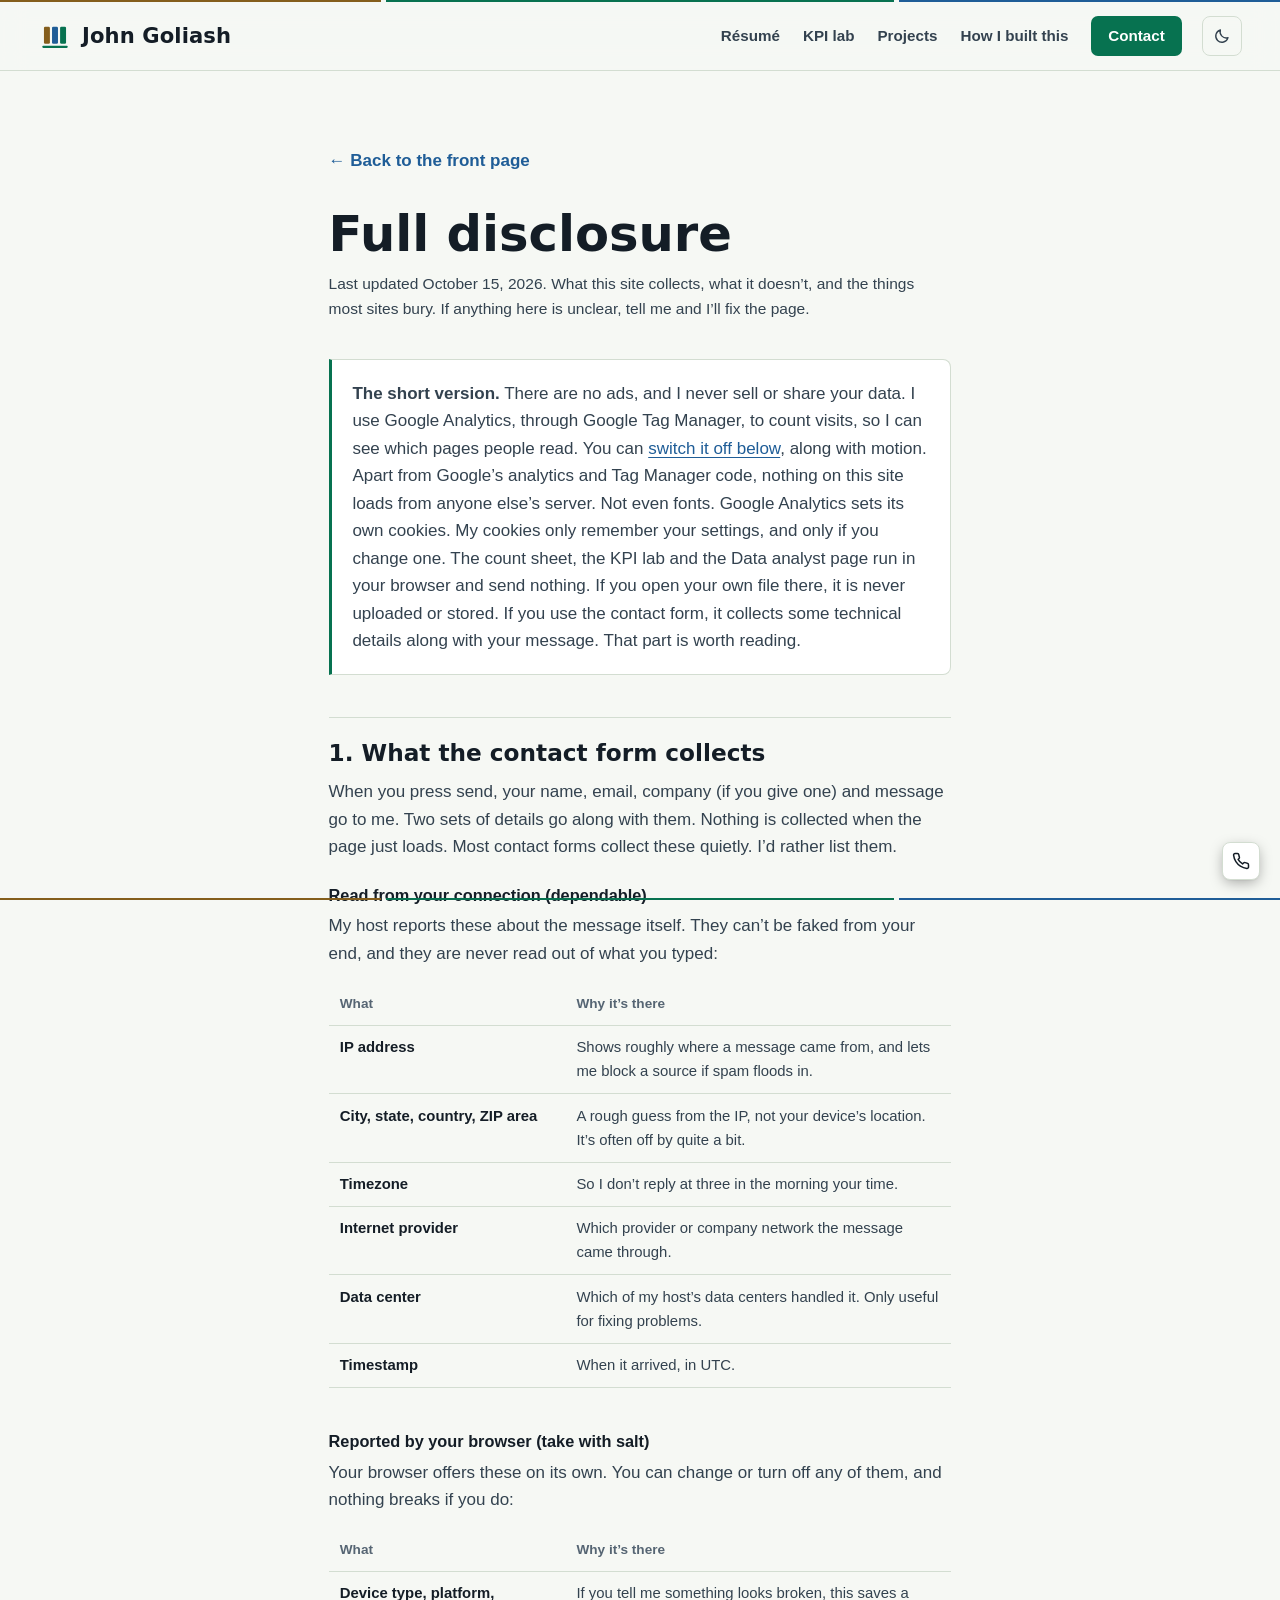
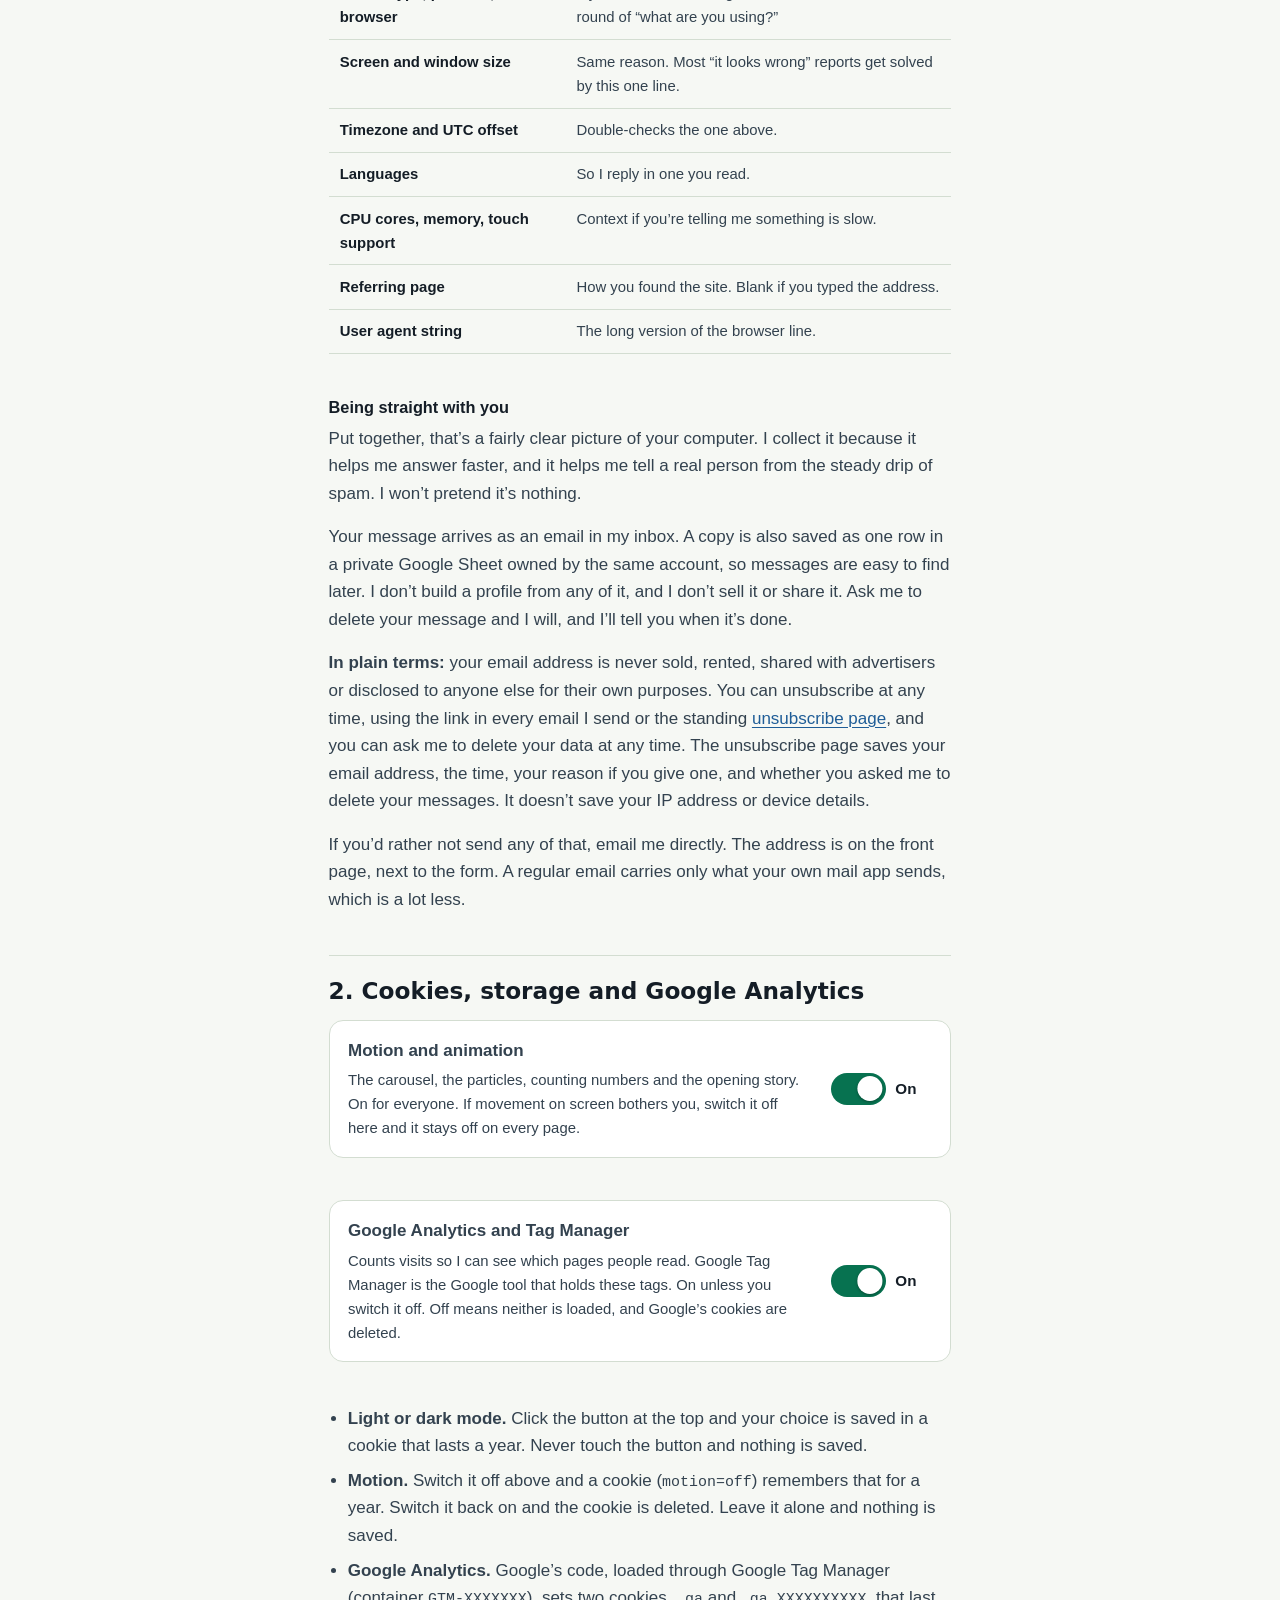
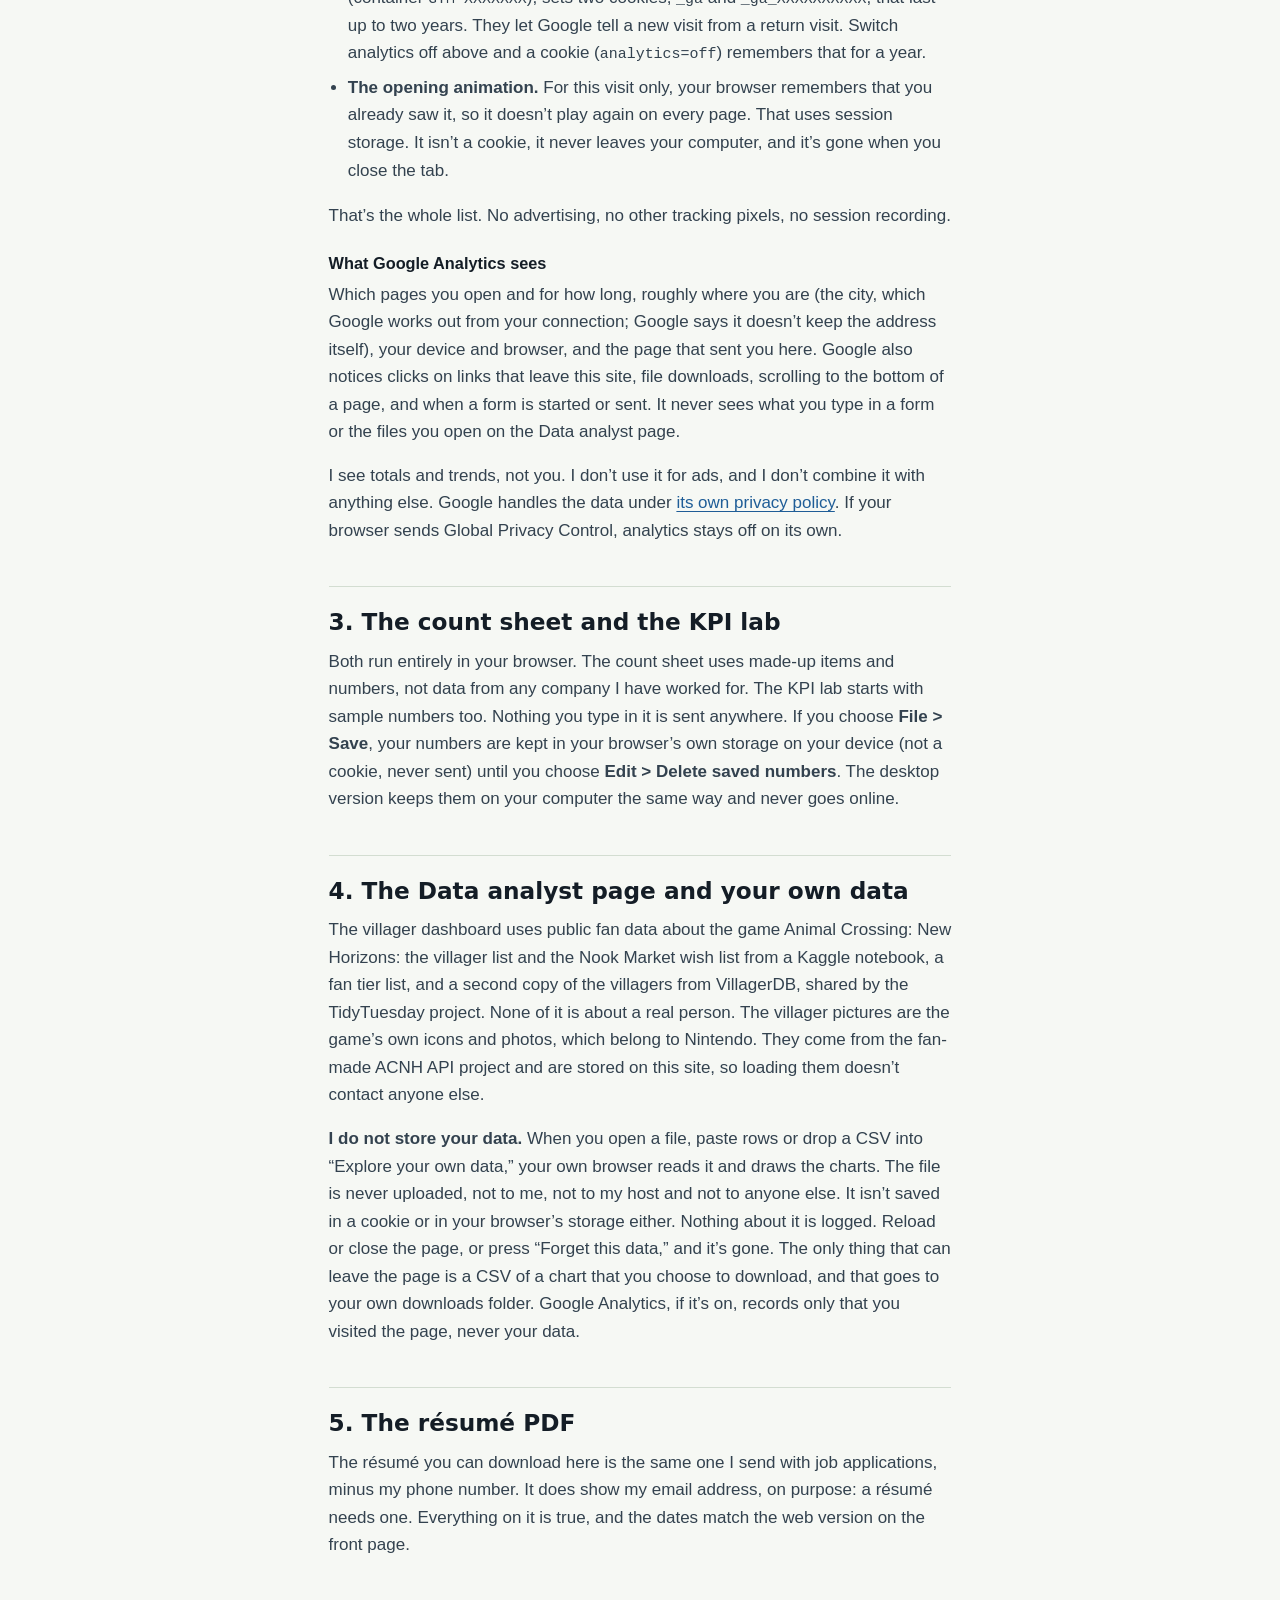
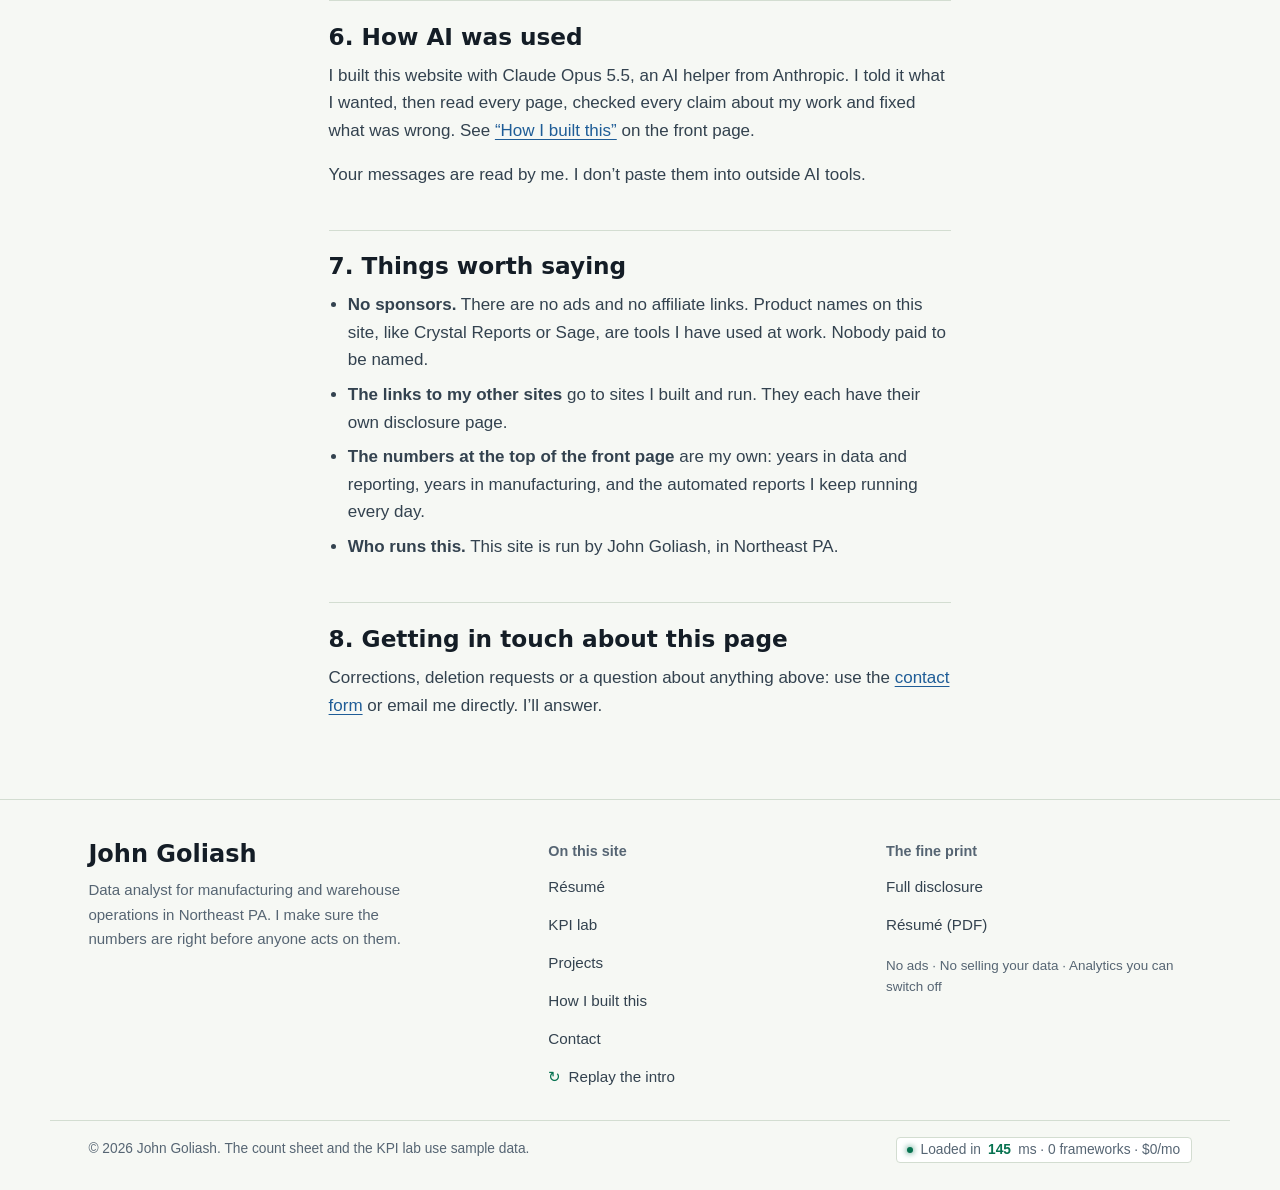
<file: disclosure.html>
<!DOCTYPE html>
<html lang="en">
<head>
<meta charset="utf-8">
<meta name="viewport" content="width=device-width,initial-scale=1,viewport-fit=cover">
<title>Full disclosure — John Goliash (Goliash)</title>
<meta name="description" content="What john.goliash.com (Goliash) collects, what it doesn't, the cookies it uses, Google Analytics and how to switch it off, and how AI was used to build it.">
<meta name="keywords" content="John Goliash, Goliash, disclosure, privacy, analytics, example.com">
<link rel="canonical" href="https://john.goliash.com/disclosure">
<link rel="alternate" type="application/rss+xml" title="Goliash — Field Notes &amp; Writing" href="https://john.goliash.com/feed.xml">
<meta name="author" content="John Goliash">
<meta name="robots" content="index, follow, max-snippet:-1">
<meta property="og:type" content="website">
<meta property="og:site_name" content="John Goliash">
<meta property="og:url" content="https://john.goliash.com/disclosure">
<meta property="og:title" content="Full disclosure — John Goliash">
<meta property="og:description" content="What this site collects, what it doesn't, the cookies it uses, and the switches for motion and Google Analytics.">
<meta property="og:image" content="https://john.goliash.com/img/og-neon.jpg">
<meta property="og:image:secure_url" content="https://john.goliash.com/img/og-neon.jpg">
<meta property="og:image:type" content="image/jpeg">
<meta property="og:image:width" content="2400">
<meta property="og:image:height" content="1260">
<meta property="og:image:alt" content="John Goliash, data analyst in Northeast PA: a scanner beam checks a row of glowing bars, with Inventory accuracy, Fill rate, On-time shipping and Perfect orders ticked off.">
<meta name="twitter:card" content="summary_large_image">
<meta name="twitter:title" content="Full disclosure — John Goliash">
<meta name="twitter:description" content="What this site collects, what it doesn't, the cookies it uses, and the switches for motion and Google Analytics.">
<meta name="twitter:image" content="https://john.goliash.com/img/og-neon.jpg">
<meta name="twitter:image:alt" content="John Goliash, data analyst in Northeast PA: glowing bars being checked by a scanner beam.">
<link rel="icon" href="img/favicon.ico?i=1" sizes="32x32">
<link rel="icon" id="fav-svg" href="img/favicon.svg?i=1" type="image/svg+xml">
<link rel="icon" id="fav-png" href="img/favicon-32.png?i=1" type="image/png" sizes="32x32">
<link rel="apple-touch-icon" href="img/apple-touch-icon.png?i=1" sizes="180x180">
<link rel="manifest" href="site.webmanifest">
<meta name="theme-color" content="#62d4a5" media="print"><!-- link-preview accent (Discord stripe); media="print" keeps browsers on the two below -->
<meta name="theme-color" content="#F6F8F4" media="(prefers-color-scheme: light)">
<meta name="theme-color" content="#0F151C" media="(prefers-color-scheme: dark)">
<meta name="theme-color" content="#62d4a5" media="print"><!-- repeated last, for preview bots that keep the last value -->
<script>
(function(){var t,explicit=false;try{
  var m=document.cookie.match(/(?:^|;\s*)theme=(dark|light)\b/);
  if(m){t=m[1];explicit=true;}
  else{var s=localStorage.getItem('theme');if(s==='dark'||s==='light'){t=s;explicit=true;}}
}catch(e){}
/* Motion is on for everyone; a "motion=off" cookie (disclosure §2) turns it off. */
try{if(/(?:^|;\s*)motion=off\b/.test(document.cookie))document.documentElement.classList.add('no-motion');}catch(e){}
if(!t){try{t=matchMedia('(prefers-color-scheme: light)').matches?'light':'dark';}catch(e){t='dark';}}
document.documentElement.setAttribute('data-theme',t);
if(location.hostname==='www.john.goliash.com'){location.replace('https://john.goliash.com'+location.pathname+location.search+location.hash);}
document.documentElement.classList.add('js');
if(explicit){try{
  var v='?i=1',a=document.getElementById('fav-svg'),b=document.getElementById('fav-png');
  a.href=a.href.replace(/[^\/]*$/,'')+'favicon-'+t+'.svg'+v;
  b.href=b.href.replace(/[^\/]*$/,'')+'favicon'+(t==='dark'?'-dark':'')+'-32.png'+v;
}catch(e){}}
})();
</script>
<!-- Google Tag Manager, your container GTM-XXXXXXX (TECHNICAL §4.20). The container
     itself sends Google Analytics (G-XXXXXXXXXX), so the page does not load gtag.js as well
     (that counted every visit twice). Nothing loads if the visitor switched analytics off on
     disclosure.html (cookie analytics=off) or their browser sends Global Privacy Control. -->
<script>
(function(w,d){var GA='G-XXXXXXXXXX',GTM='GTM-XXXXXXX',off=/X{4}/.test(GTM);
try{off=/(?:^|;\s*)analytics=off\b/.test(d.cookie)||navigator.globalPrivacyControl===true;}catch(e){}
w['ga-disable-'+GA]=off;
if(off)return;
w.dataLayer=w.dataLayer||[];
w.dataLayer.push({'gtm.start':new Date().getTime(),event:'gtm.js'});
var f=d.getElementsByTagName('script')[0],j=d.createElement('script');
j.async=true;j.src='https://www.googletagmanager.com/gtm.js?id='+GTM;f.parentNode.insertBefore(j,f);
})(window,document);
</script>
<link rel="stylesheet" href="css/style.css?v=1">
</head>
<body>
<!-- Google Tag Manager (noscript): only for visitors with JavaScript off -->
<noscript><iframe src="https://www.googletagmanager.com/ns.html?id=GTM-XXXXXXX" height="0" width="0" style="display:none;visibility:hidden" title="Google Tag Manager"></iframe></noscript>
<a class="skip-link" href="#main">Skip to content</a>
<div id="site" class="site in no-intro">
  <span class="rule rule-top" aria-hidden="true"><i></i><i></i><i></i></span>
  <span class="rule rule-bottom" aria-hidden="true"><i></i><i></i><i></i></span>

  <header class="hdr">
    <a class="brand" href="index.html" aria-label="John Goliash, home">
      <svg class="mark" viewBox="0 0 40 40" aria-hidden="true">
        <rect class="m-c" x="7"  y="9" width="7" height="20" rx="1.5"/>
        <rect class="m-s" x="16.5" y="9" width="7" height="20" rx="1.5"/>
        <rect class="m-m" x="26" y="9" width="7" height="20" rx="1.5"/>
        <rect class="m-line" x="5" y="31.5" width="30" height="2.5" rx="1.25"/>
      </svg>
      <span class="wm">John Goliash</span>
    </a>

    <button id="menu" class="menu-btn" type="button" aria-label="Menu" aria-expanded="false" aria-controls="nav">
      <span class="menu-ico" aria-hidden="true"><i></i><i></i><i></i></span>
      <span class="menu-label">Menu</span>
    </button>

    <nav id="nav" class="nav" aria-label="Main">
      <a href="index.html#resume">Résumé</a>
      <a href="index.html#lab">KPI lab</a>
      <a href="index.html#projects">Projects</a>
      <a href="index.html#build">How I built this</a>
      <a href="index.html#contact" class="nav-cta">Contact</a>
      <span class="nav-ink" aria-hidden="true"></span>
    </nav>

    <button id="theme" class="theme" type="button" aria-label="Switch theme"></button>
  </header>

  <main id="main" class="doc">
    <a class="doc-back" href="index.html">&larr; Back to the front page</a>

    <h1>Full disclosure</h1>
    <p class="doc-sub">Last updated October 15, 2026. What this site collects, what it doesn&rsquo;t,
      and the things most sites bury. If anything here is unclear, tell me and I&rsquo;ll fix the page.</p>

    <div class="doc-note">
      <p><strong>The short version.</strong> There are no ads, and I never sell or share your data. I use
      Google Analytics, through Google Tag Manager, to count visits, so I can see which pages people read. You can
      <a href="#settings">switch it off below</a>, along with motion. Apart from Google&rsquo;s analytics and
      Tag Manager code, nothing on this site loads from anyone else&rsquo;s server. Not even fonts. Google Analytics sets its
      own cookies. My cookies only remember your settings, and only if you change one. The count sheet, the
      KPI lab and the Data analyst page run in your browser and send nothing. If you open your own
      file there, it is never uploaded or stored. If you use the contact form, it collects some
      technical details along with your message. That part is worth reading.</p>
    </div>

    <h2>1. What the contact form collects</h2>
    <p>
      When you press send, your name, email, company (if you give one) and message go to me. Two
      sets of details go along with them. Nothing is collected when the page just loads. Most contact
      forms collect these quietly. I&rsquo;d rather list them.
    </p>

    <h3>Read from your connection (dependable)</h3>
    <p>My host reports these about the message itself. They can&rsquo;t be faked from your end, and they are never read out of what you typed:</p>
    <div class="doc-wrap">
      <table>
        <thead><tr><th>What</th><th>Why it&rsquo;s there</th></tr></thead>
        <tbody>
          <tr><td>IP address</td><td>Shows roughly where a message came from, and lets me block a source if spam floods in.</td></tr>
          <tr><td>City, state, country, ZIP area</td><td>A rough guess from the IP, not your device&rsquo;s location. It&rsquo;s often off by quite a bit.</td></tr>
          <tr><td>Timezone</td><td>So I don&rsquo;t reply at three in the morning your time.</td></tr>
          <tr><td>Internet provider</td><td>Which provider or company network the message came through.</td></tr>
          <tr><td>Data center</td><td>Which of my host&rsquo;s data centers handled it. Only useful for fixing problems.</td></tr>
          <tr><td>Timestamp</td><td>When it arrived, in UTC.</td></tr>
        </tbody>
      </table>
    </div>

    <h3>Reported by your browser (take with salt)</h3>
    <p>Your browser offers these on its own. You can change or turn off any of them, and nothing breaks if you do:</p>
    <div class="doc-wrap">
      <table>
        <thead><tr><th>What</th><th>Why it&rsquo;s there</th></tr></thead>
        <tbody>
          <tr><td>Device type, platform, browser</td><td>If you tell me something looks broken, this saves a round of &ldquo;what are you using?&rdquo;</td></tr>
          <tr><td>Screen and window size</td><td>Same reason. Most &ldquo;it looks wrong&rdquo; reports get solved by this one line.</td></tr>
          <tr><td>Timezone and UTC offset</td><td>Double-checks the one above.</td></tr>
          <tr><td>Languages</td><td>So I reply in one you read.</td></tr>
          <tr><td>CPU cores, memory, touch support</td><td>Context if you&rsquo;re telling me something is slow.</td></tr>
          <tr><td>Referring page</td><td>How you found the site. Blank if you typed the address.</td></tr>
          <tr><td>User agent string</td><td>The long version of the browser line.</td></tr>
        </tbody>
      </table>
    </div>

    <h3>Being straight with you</h3>
    <p>
      Put together, that&rsquo;s a fairly clear picture of your computer. I collect it because it helps
      me answer faster, and it helps me tell a real person from the steady drip of spam. I won&rsquo;t
      pretend it&rsquo;s nothing.
    </p>
    <p>
      Your message arrives as an email in my inbox. A copy is also saved as one row in a private Google
      Sheet owned by the same account, so messages are easy to find later. I don&rsquo;t build a
      profile from any of it, and I don&rsquo;t sell it or share it. Ask me to delete your message and I
      will, and I&rsquo;ll tell you when it&rsquo;s done.
    </p>
    <p>
      <strong>In plain terms:</strong> your email address is never sold, rented, shared with advertisers or
      disclosed to anyone else for their own purposes. You can unsubscribe at any time, using the link in
      every email I send or the standing <a href="unsubscribe.html">unsubscribe page</a>, and you can ask me to
      delete your data at any time. The unsubscribe page saves your email address, the time, your reason if
      you give one, and whether you asked me to delete your messages. It doesn&rsquo;t save your IP address or
      device details.
    </p>
    <p>
      If you&rsquo;d rather not send any of that, email me directly. The address is on the front page,
      next to the form. A regular email carries only what your own mail app sends, which is a lot less.
    </p>

    <h2>2. Cookies, storage and Google Analytics</h2>
    <div class="setting" id="settings">
      <div class="setting-txt">
        <p class="setting-h" id="motion-h">Motion and animation</p>
        <p class="setting-d" id="motion-d">The carousel, the particles, counting numbers and the opening story.
          On for everyone. If movement on screen bothers you, switch it off here and it stays off on every page.</p>
      </div>
      <button type="button" class="switch" id="motion-switch" role="switch" aria-checked="true"
        aria-labelledby="motion-h" aria-describedby="motion-d">
        <span class="switch-track" aria-hidden="true"><span class="switch-knob"></span></span>
        <span class="switch-state" aria-hidden="true">On</span>
      </button>
    </div>
    <p class="setting-note" id="motion-note" aria-live="polite"></p>
    <div class="setting" id="analytics">
      <div class="setting-txt">
        <p class="setting-h" id="ga-h">Google Analytics and Tag Manager</p>
        <p class="setting-d" id="ga-d">Counts visits so I can see which pages people read. Google Tag Manager is the
          Google tool that holds these tags. On unless you switch it off. Off means neither is loaded, and
          Google&rsquo;s cookies are deleted.</p>
      </div>
      <button type="button" class="switch" id="ga-switch" role="switch" aria-checked="true"
        aria-labelledby="ga-h" aria-describedby="ga-d">
        <span class="switch-track" aria-hidden="true"><span class="switch-knob"></span></span>
        <span class="switch-state" aria-hidden="true">On</span>
      </button>
    </div>
    <p class="setting-note" id="ga-note" aria-live="polite"></p>
    <ul>
      <li><strong>Light or dark mode.</strong> Click the button at the top and your choice is saved in a
        cookie that lasts a year. Never touch the button and nothing is saved.</li>
      <li><strong>Motion.</strong> Switch it off above and a cookie (<code>motion=off</code>) remembers that
        for a year. Switch it back on and the cookie is deleted. Leave it alone and nothing is saved.</li>
      <li><strong>Google Analytics.</strong> Google&rsquo;s code, loaded through Google Tag Manager
        (container <code>GTM-XXXXXXX</code>), sets two cookies, <code>_ga</code> and
        <code>_ga_XXXXXXXXXX</code>, that last up to two years. They let Google tell a new visit from a
        return visit. Switch analytics off above and a cookie (<code>analytics=off</code>) remembers that for a
        year.</li>
      <li><strong>The opening animation.</strong> For this visit only, your browser remembers that you
        already saw it, so it doesn&rsquo;t play again on every page. That uses session storage. It
        isn&rsquo;t a cookie, it never leaves your computer, and it&rsquo;s gone when you close the tab.</li>
    </ul>
    <p>That&rsquo;s the whole list. No advertising, no other tracking pixels, no session recording.</p>
    <h3>What Google Analytics sees</h3>
    <p>
      Which pages you open and for how long, roughly where you are (the city, which Google works out from
      your connection; Google says it doesn&rsquo;t keep the address itself), your device and browser, and the
      page that sent you here. Google also notices clicks on links that leave this site, file downloads,
      scrolling to the bottom of a page, and when a form is started or sent. It never sees what you type in a
      form or the files you open on the Data analyst page.
    </p>
    <p>
      I see totals and trends, not you. I don&rsquo;t use it for ads, and I don&rsquo;t combine it with
      anything else. Google handles the data under
      <a href="https://policies.google.com/privacy" rel="noopener">its own privacy policy</a>. If your browser
      sends Global Privacy Control, analytics stays off on its own.
    </p>

    <h2>3. The count sheet and the KPI lab</h2>
    <p>
      Both run entirely in your browser. The count sheet uses made-up items and numbers, not data from
      any company I have worked for. The KPI lab starts with sample numbers too. Nothing you type in it
      is sent anywhere. If you choose <strong>File &gt; Save</strong>, your numbers are kept in your
      browser&rsquo;s own storage on your device (not a cookie, never sent) until you choose
      <strong>Edit &gt; Delete saved numbers</strong>. The desktop version keeps them on your computer
      the same way and never goes online.
    </p>

    <h2>4. The Data analyst page and your own data</h2>
    <p>
      The villager dashboard uses public fan data about the game Animal Crossing: New Horizons: the
      villager list and the Nook Market wish list from a Kaggle notebook, a fan tier list, and a second
      copy of the villagers from VillagerDB, shared by the TidyTuesday project. None of it is about a
      real person. The villager pictures are the game&rsquo;s own icons and photos, which belong to
      Nintendo. They come from the fan-made ACNH API project and are stored on this site, so loading
      them doesn&rsquo;t contact anyone else.
    </p>
    <p>
      <strong>I do not store your data.</strong> When you open a file, paste rows or drop a CSV into
      &ldquo;Explore your own data,&rdquo; your own browser reads it and draws the charts. The file is
      never uploaded, not to me, not to my host and not to anyone else. It isn&rsquo;t saved in a
      cookie or in your browser&rsquo;s storage either. Nothing about it is logged. Reload or close the
      page, or press &ldquo;Forget this data,&rdquo; and it&rsquo;s gone. The only thing that can leave
      the page is a CSV of a chart that you choose to download, and that goes to your own downloads
      folder.
      Google Analytics, if it&rsquo;s on, records only that you visited the page, never your data.
    </p>

    <h2>5. The résumé PDF</h2>
    <p>
      The résumé you can download here is the same one I send with job applications, minus my phone
      number. It does show my email address, on purpose: a résumé needs one. Everything on it is true,
      and the dates match the web version on the front page.
    </p>

    <h2>6. How AI was used</h2>
    <p>
      I built this website with Claude Opus 5.5, an AI helper from Anthropic. I told it what I wanted,
      then read every page, checked every claim about my work and fixed what was wrong. See
      <a href="index.html#build">&ldquo;How I built this&rdquo;</a> on the front page.
    </p>
    <p>Your messages are read by me. I don&rsquo;t paste them into outside AI tools.</p>

    <h2>7. Things worth saying</h2>
    <ul>
      <li><strong>No sponsors.</strong> There are no ads and no affiliate links. Product names on this
        site, like Crystal Reports or Sage, are tools I have used at work. Nobody paid to be named.</li>
      <li><strong>The links to my other sites</strong> go to sites I built and run. They each have their
        own disclosure page.</li>
      <li><strong>The numbers at the top of the front page</strong> are my own: years in data and
        reporting, years in manufacturing, and the automated reports I keep running every day.</li>
      <li><strong>Who runs this.</strong> This site is run by John Goliash, in Northeast PA.</li>
    </ul>

    <h2>8. Getting in touch about this page</h2>
    <p>
      Corrections, deletion requests or a question about anything above: use the
      <a href="index.html#contact">contact form</a> or email me directly. I&rsquo;ll answer.
    </p>
  </main>

  <footer class="ftr">
    <div class="ftr-in">
      <div class="ftr-col ftr-about">
        <p class="ftr-wm">John Goliash</p>
        <p>Data analyst for manufacturing and warehouse operations in Northeast PA. I make sure the numbers are right before anyone acts on them.</p>
      </div>
      <nav class="ftr-col" aria-label="Footer">
        <h2 class="ftr-h">On this site</h2>
        <a href="index.html#resume">Résumé</a>
        <a href="index.html#lab">KPI lab</a>
        <a href="index.html#projects">Projects</a>
        <a href="index.html#build">How I built this</a>
        <a href="index.html#contact">Contact</a>
        <a class="ftr-replay" href="index.html#replay">Replay the intro</a>
      </nav>
      <div class="ftr-col">
        <h2 class="ftr-h">The fine print</h2>
        <a href="disclosure.html" aria-current="page">Full disclosure</a>
        <a href="files/download/Example_Resume.pdf" download>Résumé (PDF)</a>
        <p class="ftr-promise">No ads · No selling your data · Analytics you can switch off</p>
      </div>
    </div>
    <div class="ftr-base">
      <p>&copy; 2026 John Goliash. The count sheet and the KPI lab use sample data.</p>
      <p class="ftr-perf" id="ftr-perf" title="Live page load timing measured by your browser"><span class="perf-dot" aria-hidden="true"></span> Loaded in <strong id="load-ms">--</strong>ms &middot; 0 frameworks &middot; $0/mo</p>
    </div>
  </footer>

  <a id="fab-call" class="fab-call" href="index.html#contact" aria-label="Call or leave a voicemail to reach out to me" role="button">
    <svg class="fab-call-ico" viewBox="0 0 24 24" width="18" height="18" fill="none" stroke="currentColor" stroke-width="2" stroke-linecap="round" stroke-linejoin="round" aria-hidden="true"><path d="M22 16.92v3a2 2 0 0 1-2.18 2 19.79 19.79 0 0 1-8.63-3.07 19.5 19.5 0 0 1-6-6 19.79 19.79 0 0 1-3.07-8.67A2 2 0 0 1 4.11 2h3a2 2 0 0 1 2 1.72 12.84 12.84 0 0 0 .7 2.81 2 2 0 0 1-.45 2.11L8.09 9.91a16 16 0 0 0 6 6l1.27-1.27a2 2 0 0 1 2.11-.45 12.84 12.84 0 0 0 2.81.7A2 2 0 0 1 22 16.92z"/></svg>
    <span class="fab-call-tip" role="tooltip" aria-hidden="true">Call or leave a voicemail to reach out to me</span>
  </a>
</div>

<script src="js/main.js?v=1" defer></script>
</body>
</html>
</file>
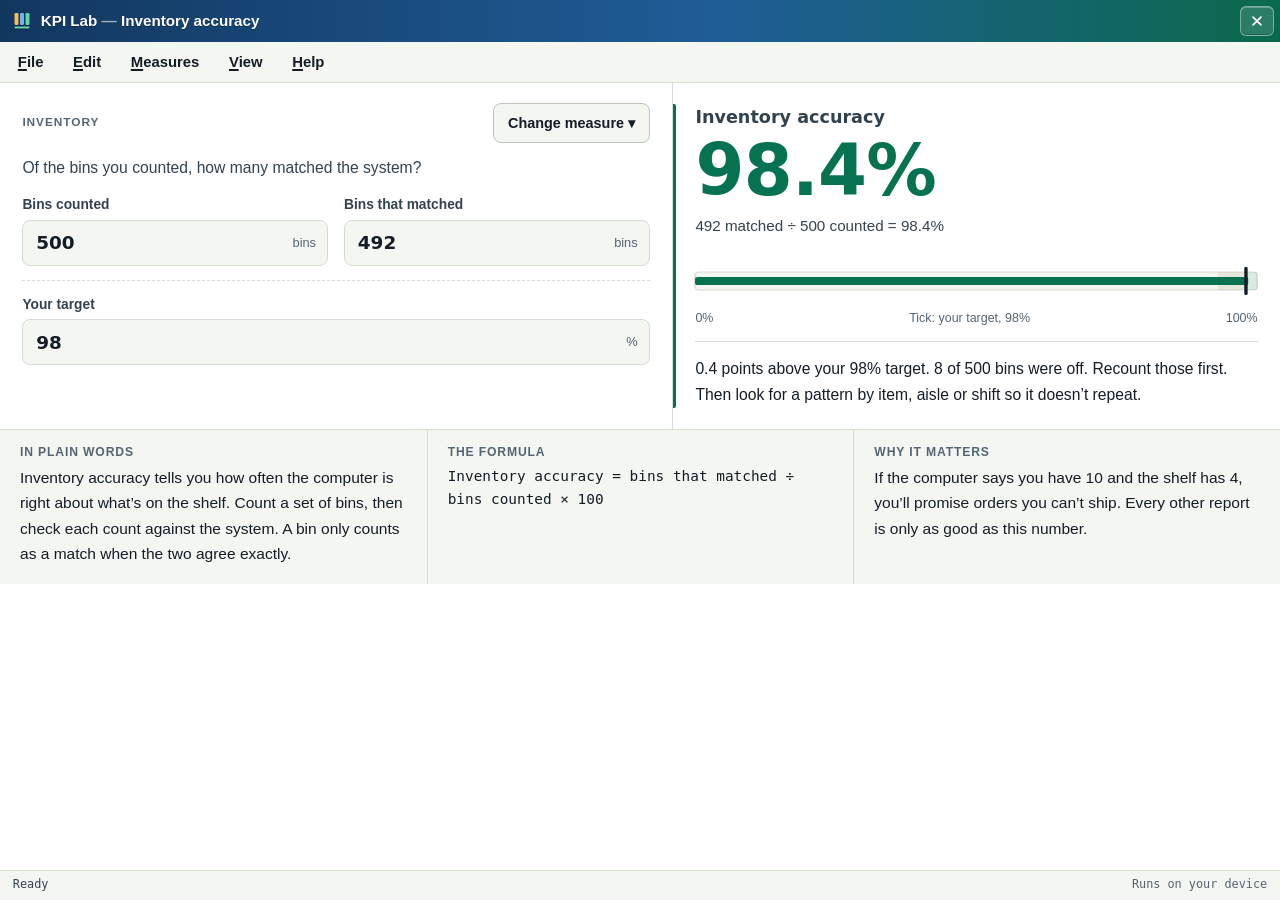
<file: kpi-lab.html>
<!DOCTYPE html>
<html lang="en" data-desktop data-pwa data-theme="dark" class="js">
<head>
<meta charset="utf-8">
<meta name="viewport" content="width=device-width,initial-scale=1,viewport-fit=cover">
<title>KPI Lab</title>
<meta name="description" content="KPI Lab: 14 inventory, ordering, shipping and plant-floor measures, each with its formula and a plain-words lesson. Install it on your phone or computer; it works offline.">
<link rel="canonical" href="https://john.goliash.com/kpi-lab">
<link rel="manifest" href="kpi-lab.webmanifest">
<link rel="icon" href="img/kpi-lab-192.png" sizes="192x192" type="image/png">
<link rel="apple-touch-icon" href="img/kpi-lab-apple-180.png" sizes="180x180">
<meta name="apple-mobile-web-app-capable" content="yes">
<meta name="mobile-web-app-capable" content="yes">
<meta name="apple-mobile-web-app-title" content="KPI Lab">
<meta name="apple-mobile-web-app-status-bar-style" content="black-translucent">
<meta name="theme-color" content="#12375f">
<link rel="dns-prefetch" href="https://www.googletagmanager.com">
<link rel="dns-prefetch" href="https://www.google-analytics.com">
<link rel="preconnect" href="https://www.googletagmanager.com" crossorigin>
<!-- Google Tag Manager, your container GTM-XXXXXXX (TECHNICAL §4.20). -->
<script>
(function(w,d){var GA='G-XXXXXXXXXX',GTM='GTM-XXXXXXX',off=/X{4}/.test(GTM);
try{off=/(?:^|;\s*)analytics=off\b/.test(d.cookie)||navigator.globalPrivacyControl===true;}catch(e){}
w['ga-disable-'+GA]=off;
if(off)return;
w.dataLayer=w.dataLayer||[];
w.dataLayer.push({'gtm.start':new Date().getTime(),event:'gtm.js'});
var f=d.getElementsByTagName('script')[0],j=d.createElement('script');
j.async=true;j.src='https://www.googletagmanager.com/gtm.js?id='+GTM;f.parentNode.insertBefore(j,f);
})(window,document);
</script>
<script>
  /* light or dark: the app's own choice, else the device's */
  (function () { var t = null; try { t = localStorage.getItem('kpi-lab-theme'); } catch (e) {}
    if (t !== 'light' && t !== 'dark') t = matchMedia('(prefers-color-scheme: light)').matches ? 'light' : 'dark';
    document.documentElement.setAttribute('data-theme', t); })();
</script>
<link rel="stylesheet" href="css/style.css?v=1">
<link rel="stylesheet" href="css/kpi-lab.css?v=1">
<link rel="stylesheet" href="css/kpi-lab-app.css?v=1">
</head>
<body>
<!-- Google Tag Manager (noscript): only for visitors with JavaScript off -->
<noscript><iframe src="https://www.googletagmanager.com/ns.html?id=GTM-XXXXXXX" height="0" width="0" style="display:none;visibility:hidden" title="Google Tag Manager"></iframe></noscript>
<!-- Built by tools/build-kpi-app.py from index.html. Edit KPI Lab there, then run the script. -->
<div id="site" class="site">
  <main id="main">
    <section id="lab">
      <div class="kapp is-desktop" id="kapp" role="region" aria-label="KPI lab">
        <div class="kapp-chrome">
        <div class="kapp-bar">
          <span class="kapp-ico"><svg viewBox="0 0 40 40" width="20" height="20" aria-hidden="true"><rect x="5" y="4" width="8" height="24" rx="2.5" fill="#f7bc57"/><rect x="16" y="4" width="8" height="24" rx="2.5" fill="#73b3f4"/><rect x="27" y="4" width="8" height="24" rx="2.5" fill="#62d4a5"/><rect x="5" y="31" width="30" height="4" rx="2" fill="#62d4a5"/></svg></span>
          <p class="kapp-title"><b>KPI Lab</b> <span class="kapp-dash" aria-hidden="true">&mdash;</span> <span class="kapp-doc" id="kapp-doc">Inventory accuracy</span></p>
          <button type="button" class="kapp-win kapp-max" id="kapp-max" aria-label="Full screen" title="Full screen"><svg viewBox="0 0 16 16" width="14" height="14" aria-hidden="true"><rect x="2.5" y="2.5" width="11" height="11" rx="1.5" fill="none" stroke="currentColor" stroke-width="1.8"/><path d="M2.5 5.5h11" stroke="currentColor" stroke-width="1.8"/></svg></button>
          <button type="button" class="kapp-win kapp-x" id="kapp-x" aria-label="Close the KPI lab and go back to the page" title="Close"><svg viewBox="0 0 16 16" width="14" height="14" aria-hidden="true"><path d="M3.5 3.5l9 9M12.5 3.5l-9 9" stroke="currentColor" stroke-width="2" stroke-linecap="round"/></svg></button>
        </div>
        <div class="kapp-menus" id="kapp-menus" role="menubar" aria-label="KPI lab menu">
            <div class="km" role="none">
              <button type="button" class="km-top" id="km-file" role="menuitem" aria-haspopup="menu" aria-expanded="false"><u>F</u>ile</button>
              <div class="km-pop" id="km-file-pop" role="menu" aria-labelledby="km-file" hidden>
                <button type="button" class="km-i" role="menuitem" data-cmd="save" tabindex="-1"><span class="km-tick" aria-hidden="true"></span><span class="km-t">Save</span><kbd>Ctrl+S</kbd></button>
                <button type="button" class="km-i" role="menuitem" data-cmd="open" tabindex="-1"><span class="km-tick" aria-hidden="true"></span><span class="km-t">Open saved</span><kbd>Ctrl+O</kbd></button>
                <hr class="km-sep" role="separator">
                <button type="button" class="km-i" role="menuitem" data-cmd="dl-one" tabindex="-1"><span class="km-tick" aria-hidden="true"></span><span class="km-t">Download this result (CSV)</span></button>
                <button type="button" class="km-i" role="menuitem" data-cmd="dl-all" tabindex="-1"><span class="km-tick" aria-hidden="true"></span><span class="km-t">Download all 14 (CSV)</span></button>
                <button type="button" class="km-i" role="menuitem" data-cmd="install" tabindex="-1"><span class="km-tick" aria-hidden="true"></span><span class="km-t">Install on this device&hellip;</span></button>
                <button type="button" class="km-i" role="menuitem" data-cmd="app" tabindex="-1"><span class="km-tick" aria-hidden="true"></span><span class="km-t">Download for Windows, Mac, Linux&hellip;</span></button>
                <hr class="km-sep" role="separator">
                <button type="button" class="km-i" role="menuitem" data-cmd="print" tabindex="-1"><span class="km-tick" aria-hidden="true"></span><span class="km-t">Print&hellip;</span><kbd>Ctrl+P</kbd></button>
                <hr class="km-sep" role="separator">
                <button type="button" class="km-i" role="menuitem" data-cmd="exit" tabindex="-1"><span class="km-tick" aria-hidden="true"></span><span class="km-t">Exit</span><kbd>Esc</kbd></button>
              </div>
            </div>
            <div class="km" role="none">
              <button type="button" class="km-top" id="km-edit" role="menuitem" aria-haspopup="menu" aria-expanded="false"><u>E</u>dit</button>
              <div class="km-pop" id="km-edit-pop" role="menu" aria-labelledby="km-edit" hidden>
                <button type="button" class="km-i" role="menuitem" data-cmd="copy" tabindex="-1"><span class="km-tick" aria-hidden="true"></span><span class="km-t">Copy result</span></button>
                <hr class="km-sep" role="separator">
                <button type="button" class="km-i" role="menuitem" data-cmd="reset" tabindex="-1"><span class="km-tick" aria-hidden="true"></span><span class="km-t">Reset this measure</span></button>
                <button type="button" class="km-i" role="menuitem" data-cmd="reset-all" tabindex="-1"><span class="km-tick" aria-hidden="true"></span><span class="km-t">Reset all 14</span></button>
                <hr class="km-sep" role="separator">
                <button type="button" class="km-i" role="menuitem" data-cmd="clear" tabindex="-1"><span class="km-tick" aria-hidden="true"></span><span class="km-t">Delete saved numbers</span></button>
              </div>
            </div>
            <div class="km" role="none">
              <button type="button" class="km-top" id="km-measures" role="menuitem" aria-haspopup="menu" aria-expanded="false"><u>M</u>easures</button>
              <div class="km-pop" id="km-measures-pop" role="menu" aria-labelledby="km-measures" hidden></div>
            </div>
            <div class="km" role="none">
              <button type="button" class="km-top" id="km-view" role="menuitem" aria-haspopup="menu" aria-expanded="false"><u>V</u>iew</button>
              <div class="km-pop" id="km-view-pop" role="menu" aria-labelledby="km-view" hidden>
                <button type="button" class="km-i" role="menuitemcheckbox" data-cmd="lessons" tabindex="-1" aria-checked="true"><span class="km-tick" aria-hidden="true"></span><span class="km-t">Lesson cards</span></button>
                <button type="button" class="km-i" role="menuitemcheckbox" data-cmd="dark" tabindex="-1" aria-checked="false"><span class="km-tick" aria-hidden="true"></span><span class="km-t">Dark mode</span></button>
                <hr class="km-sep" role="separator">
                <button type="button" class="km-i" role="menuitem" data-cmd="full" tabindex="-1"><span class="km-tick" aria-hidden="true"></span><span class="km-t">Full screen</span></button>
              </div>
            </div>
            <div class="km" role="none">
              <button type="button" class="km-top" id="km-help" role="menuitem" aria-haspopup="menu" aria-expanded="false"><u>H</u>elp</button>
              <div class="km-pop" id="km-help-pop" role="menu" aria-labelledby="km-help" hidden>
                <button type="button" class="km-i" role="menuitem" data-cmd="howto" tabindex="-1"><span class="km-tick" aria-hidden="true"></span><span class="km-t">How to use KPI Lab</span></button>
                <button type="button" class="km-i" role="menuitem" data-cmd="kpi" tabindex="-1"><span class="km-tick" aria-hidden="true"></span><span class="km-t">What is a KPI?</span></button>
                <button type="button" class="km-i" role="menuitem" data-cmd="words" tabindex="-1"><span class="km-tick" aria-hidden="true"></span><span class="km-t">Plain-English dictionary</span></button>
                <hr class="km-sep" role="separator">
                <button type="button" class="km-i" role="menuitem" data-cmd="about" tabindex="-1"><span class="km-tick" aria-hidden="true"></span><span class="km-t">About KPI Lab</span></button>
              </div>
            </div>
        </div>
        </div>
        <div class="kapp-body" id="kapp-body">
          <div class="lab" id="lab-tool">
            <form class="lab-in" id="lab-form" novalidate>
              <div class="lab-head">
                <p class="lab-cat" id="lab-cat">Inventory</p>
                <button type="button" class="lab-change" id="lab-change" aria-haspopup="menu" aria-controls="km-measures-pop">Change measure <span aria-hidden="true">&#9662;</span></button>
              </div>
              <p class="lab-def" id="lab-def">Of the bins you counted, how many matched the system?</p>
              <div class="lab-fields" id="lab-fields">
                <p class="lab-nojs">With JavaScript off, here is one worked example: 492 of 500 counted bins matched the system, so inventory accuracy is 98.4%.</p>
              </div>
            </form>

            <div class="lab-out" aria-live="polite">
              <p class="lab-name" id="lab-name">Inventory accuracy</p>
              <p class="lab-value"><output id="lab-value" form="lab-form">98.4%</output><span class="odo-wrap" id="lab-odo" aria-hidden="true"></span><span class="lab-vunit" id="lab-vunit"></span></p>
              <p class="lab-formula" id="lab-formula">492 matched &divide; 500 counted</p>
              <div class="bullet" id="lab-bullet" aria-hidden="true">
                <svg viewBox="0 0 400 46" preserveAspectRatio="none" class="bullet-svg" aria-hidden="true">
                  <rect class="b-track" x="0" y="14" width="400" height="18" rx="3"/>
                  <rect class="b-near"  x="372" y="14" width="20" height="18"/>
                  <rect class="b-good"  x="392" y="14" width="8" height="18"/>
                  <rect class="b-bar"   x="0" y="19" width="393.6" height="8" rx="2"/>
                  <rect class="b-tgt"   x="390.8" y="9" width="2.4" height="28" rx="1"/>
                </svg>
                <div class="bullet-scale"><span>0%</span><span id="lab-tgt-label">Target 98%</span><span id="lab-scale-max">100%</span></div>
              </div>
              <ul class="lab-factors" id="lab-factors" hidden></ul>
              <p class="lab-read" id="lab-read">8 of 500 bins were off. Recount those first. Then look for a pattern by item, aisle or shift so it doesn&rsquo;t repeat.</p>
            </div>

          </div>

          <div class="lab-teach" id="lab-teach" aria-live="polite">
            <div>
              <h3>In plain words</h3>
              <p id="lab-plain">Inventory accuracy tells you how often the computer is right about what&rsquo;s on the shelf. Count a set of bins, then check each count against the system. A bin only counts as a match when the two agree exactly.</p>
            </div>
            <div>
              <h3>The formula</h3>
              <p id="lab-eq" class="lab-eq">Inventory accuracy = bins that matched &divide; bins counted &times; 100</p>
            </div>
            <div>
              <h3>Why it matters</h3>
              <p id="lab-why">If the computer says you have 10 and the shelf has 4, you&rsquo;ll promise orders you can&rsquo;t ship. Every other report is only as good as this number.</p>
            </div>
          </div>
          <div class="kapp-end" id="kapp-end">
            <p class="kapp-pull" aria-hidden="true">Keep scrolling to go back to the page</p>
            <button type="button" class="btn btn-ghost kapp-continue" id="kapp-continue">Continue down the page <span aria-hidden="true">&darr;</span></button>
          </div>
        </div>
        <div class="kapp-status" id="kapp-status"><button type="button" class="kapp-install" id="kapp-install" hidden><svg viewBox="0 0 16 16" width="13" height="13" aria-hidden="true"><path d="M8 2v8m-3.5-3.5L8 10l3.5-3.5M3 13.5h10" fill="none" stroke="currentColor" stroke-width="1.8" stroke-linecap="round" stroke-linejoin="round"/></svg>Install app</button><span id="kapp-st-l">Ready</span><span id="kapp-st-r">Runs on your device</span></div>
        <div class="kapp-dlg" id="kapp-dlg" hidden>
          <div class="kapp-dlg-win" role="dialog" aria-modal="true" aria-labelledby="kapp-dlg-h">
            <div class="kapp-dlg-bar"><p id="kapp-dlg-h">About</p><button type="button" class="kapp-win kapp-dlg-x" aria-label="Close"><svg viewBox="0 0 16 16" width="14" height="14" aria-hidden="true"><path d="M3.5 3.5l9 9M12.5 3.5l-9 9" stroke="currentColor" stroke-width="2" stroke-linecap="round"/></svg></button></div>
            <div class="kapp-dlg-b" id="kapp-dlg-b"></div>
            <div class="kapp-dlg-foot"><button type="button" class="btn btn-solid kapp-dlg-ok">OK</button></div>
          </div>
        </div>
      </div>
    </section>
  </main>
</div>
<script src="js/kpi-lab.js?v=1"></script>
</body>
</html>
</file>
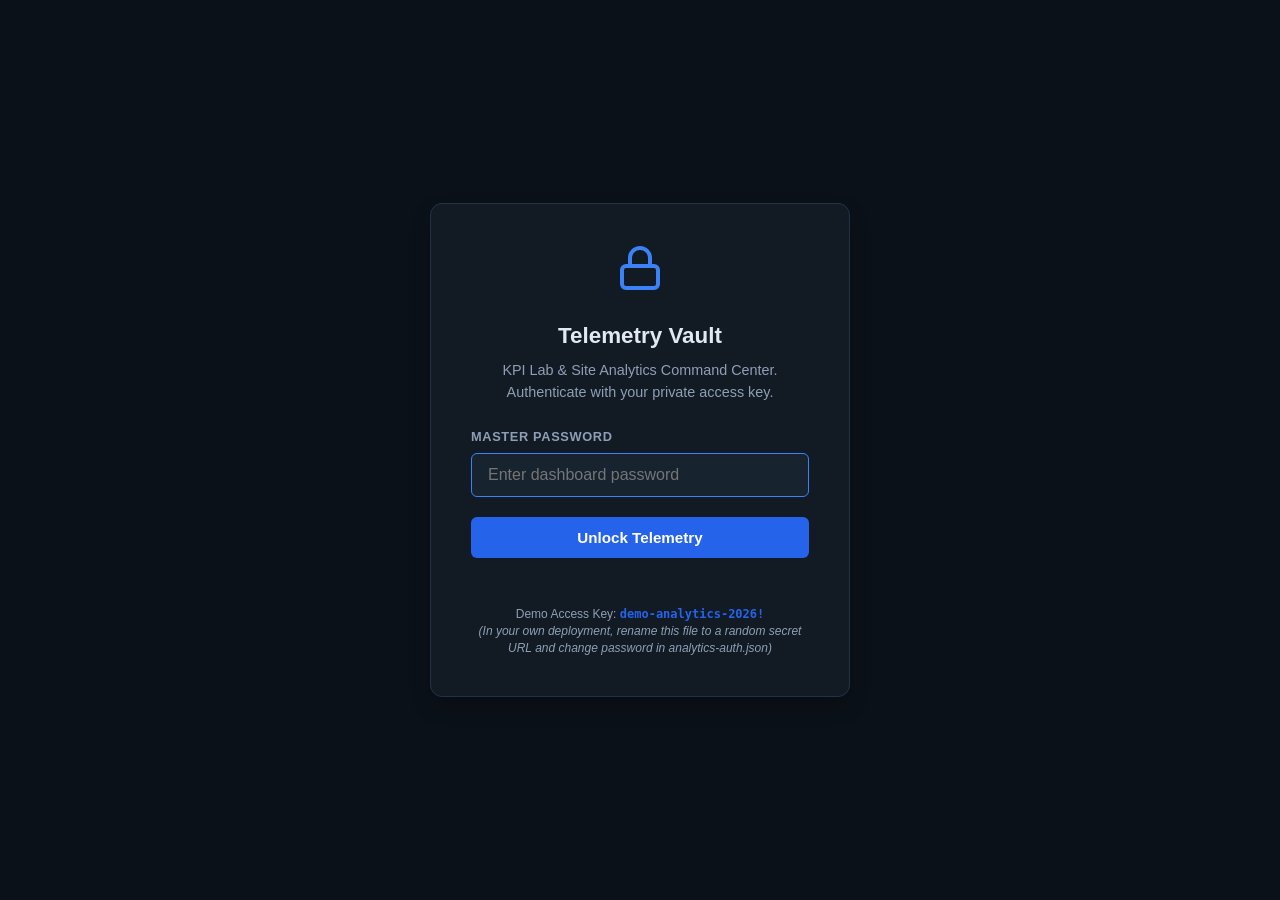
<file: telemetry-vault-demo.html>
<!DOCTYPE html>
<html lang="en" data-theme="dark" class="js">
<head>
<meta charset="utf-8">
<meta name="viewport" content="width=device-width,initial-scale=1">
<title>Telemetry Vault | KPI Lab Analytics</title>
<meta name="robots" content="noindex, nofollow, noarchive">
<link rel="icon" href="img/favicon.svg" type="image/svg+xml">
<style>
:root {
  --bg: #0b1118;
  --surface: #121a24;
  --surface-raised: #182330;
  --border: #223246;
  --text: #e2e8f0;
  --text-muted: #8e9fb5;
  --accent: #2563eb;
  --accent-light: #3b82f6;
  --success: #10b981;
  --success-bg: rgba(16, 185, 129, 0.12);
  --warning: #f59e0b;
  --warning-bg: rgba(245, 158, 11, 0.12);
  --danger: #ef4444;
  --font: -apple-system, BlinkMacSystemFont, "Segoe UI", Roboto, "Helvetica Neue", Arial, sans-serif;
  --mono: ui-monospace, SFMono-Regular, Menlo, Monaco, Consolas, monospace;
}
[data-theme="light"] {
  --bg: #f8fafc;
  --surface: #ffffff;
  --surface-raised: #f1f5f9;
  --border: #cbd5e1;
  --text: #0f172a;
  --text-muted: #475569;
  --accent: #1d4ed8;
  --accent-light: #2563eb;
  --success: #059669;
  --success-bg: rgba(5, 150, 105, 0.12);
  --warning: #d97706;
  --warning-bg: rgba(217, 119, 6, 0.12);
  --danger: #dc2626;
}
* { box-sizing: border-box; margin: 0; padding: 0; }
body {
  font-family: var(--font);
  background: var(--bg);
  color: var(--text);
  line-height: 1.5;
  min-height: 100vh;
  padding: 1.5rem;
}
.hidden { display: none !important; }

/* Lock Screen */
.lock-container {
  display: flex;
  align-items: center;
  justify-content: center;
  min-height: calc(100vh - 3rem);
}
.lock-card {
  background: var(--surface);
  border: 1px solid var(--border);
  border-radius: 12px;
  padding: 2.5rem;
  max-width: 420px;
  width: 100%;
  box-shadow: 0 10px 25px -5px rgba(0,0,0,0.3);
  text-align: center;
}
.lock-icon {
  width: 48px;
  height: 48px;
  margin: 0 auto 1.25rem;
  color: var(--accent-light);
}
.lock-card h1 { font-size: 1.4rem; font-weight: 700; margin-bottom: 0.5rem; }
.lock-card p { color: var(--text-muted); font-size: 0.9rem; margin-bottom: 1.5rem; }
.form-group { text-align: left; margin-bottom: 1.25rem; position: relative; }
.form-group label { display: block; font-size: 0.8rem; font-weight: 600; text-transform: uppercase; letter-spacing: 0.05em; color: var(--text-muted); margin-bottom: 0.4rem; }
.input-wrap { display: flex; position: relative; }
.form-input {
  width: 100%;
  padding: 0.75rem 1rem;
  background: var(--surface-raised);
  border: 1px solid var(--border);
  border-radius: 6px;
  color: var(--text);
  font-size: 1rem;
  font-family: inherit;
}
.form-input:focus { outline: none; border-color: var(--accent-light); }
.btn-submit {
  width: 100%;
  padding: 0.75rem 1.25rem;
  background: var(--accent);
  color: #fff;
  font-weight: 600;
  border: none;
  border-radius: 6px;
  cursor: pointer;
  font-size: 0.95rem;
  transition: background 0.15s ease;
}
.btn-submit:hover { background: var(--accent-light); }
.lock-error {
  margin-top: 1rem;
  font-size: 0.85rem;
  color: var(--danger);
  min-height: 1.25rem;
}
.shake { animation: shake 0.4s ease-in-out; }
@keyframes shake {
  0%, 100% { transform: translateX(0); }
  20%, 60% { transform: translateX(-8px); }
  40%, 80% { transform: translateX(8px); }
}

/* Dashboard Layout */
.dash-header {
  display: flex;
  flex-wrap: wrap;
  align-items: center;
  justify-content: space-between;
  gap: 1rem;
  margin-bottom: 1.5rem;
  padding-bottom: 1.25rem;
  border-bottom: 1px solid var(--border);
}
.dash-title { display: flex; align-items: center; gap: 0.75rem; }
.dash-title h1 { font-size: 1.5rem; font-weight: 700; }
.badge-live {
  display: inline-flex;
  align-items: center;
  gap: 0.4rem;
  background: var(--success-bg);
  color: var(--success);
  padding: 0.25rem 0.65rem;
  border-radius: 9999px;
  font-size: 0.75rem;
  font-weight: 600;
  border: 1px solid rgba(16, 185, 129, 0.25);
}
.badge-pulse {
  width: 8px;
  height: 8px;
  background: var(--success);
  border-radius: 50%;
  box-shadow: 0 0 0 0 rgba(16, 185, 129, 0.7);
  animation: pulse 1.8s infinite;
}
@keyframes pulse {
  0% { box-shadow: 0 0 0 0 rgba(16, 185, 129, 0.7); }
  70% { box-shadow: 0 0 0 8px rgba(16, 185, 129, 0); }
  100% { box-shadow: 0 0 0 0 rgba(16, 185, 129, 0); }
}
.dash-actions { display: flex; gap: 0.5rem; align-items: center; }
.btn-sec {
  background: var(--surface);
  border: 1px solid var(--border);
  color: var(--text);
  padding: 0.5rem 0.85rem;
  border-radius: 6px;
  font-size: 0.85rem;
  font-weight: 500;
  cursor: pointer;
  text-decoration: none;
  display: inline-flex;
  align-items: center;
  gap: 0.35rem;
  transition: all 0.15s;
}
.btn-sec:hover { background: var(--surface-raised); border-color: var(--accent); }

/* KPI Overview Grid */
.kpi-grid {
  display: grid;
  grid-template-columns: repeat(auto-fit, minmax(200px, 1fr));
  gap: 1rem;
  margin-bottom: 1.5rem;
}
.kpi-card {
  background: var(--surface);
  border: 1px solid var(--border);
  border-radius: 8px;
  padding: 1.25rem;
}
.kpi-card-label { font-size: 0.75rem; text-transform: uppercase; letter-spacing: 0.05em; color: var(--text-muted); margin-bottom: 0.3rem; }
.kpi-card-val { font-size: 1.6rem; font-weight: 700; color: var(--text); }
.kpi-card-sub { font-size: 0.8rem; color: var(--text-muted); margin-top: 0.25rem; }

/* Simulator Quick Bar */
.sim-toolbar {
  background: var(--surface-raised);
  border: 1px solid var(--border);
  border-radius: 8px;
  padding: 0.85rem 1.25rem;
  margin-bottom: 1.5rem;
  display: flex;
  flex-wrap: wrap;
  align-items: center;
  justify-content: space-between;
  gap: 0.75rem;
}
.sim-toolbar-title { font-size: 0.85rem; font-weight: 700; display: flex; align-items: center; gap: 0.5rem; }
.sim-btn-group { display: flex; flex-wrap: wrap; gap: 0.4rem; }

/* Tabs & Filters */
.filter-bar {
  display: flex;
  flex-wrap: wrap;
  align-items: center;
  justify-content: space-between;
  gap: 0.75rem;
  margin-bottom: 1.5rem;
}
.tab-group { display: flex; gap: 0.35rem; background: var(--surface); padding: 0.25rem; border-radius: 6px; border: 1px solid var(--border); }
.tab-btn {
  background: transparent;
  border: none;
  color: var(--text-muted);
  padding: 0.45rem 0.85rem;
  border-radius: 4px;
  font-size: 0.85rem;
  font-weight: 600;
  cursor: pointer;
  transition: all 0.15s;
}
.tab-btn.active { background: var(--surface-raised); color: var(--text); border: 1px solid var(--border); }

/* Table Section */
.content-section {
  background: var(--surface);
  border: 1px solid var(--border);
  border-radius: 8px;
  margin-bottom: 2rem;
  overflow: hidden;
}
.section-header {
  padding: 1rem 1.25rem;
  border-bottom: 1px solid var(--border);
  display: flex;
  align-items: center;
  justify-content: space-between;
}
.section-header h2 { font-size: 1.1rem; font-weight: 700; }
.table-wrap { overflow-x: auto; }
table { width: 100%; border-collapse: collapse; text-align: left; font-size: 0.9rem; }
th, td { padding: 0.85rem 1.25rem; border-bottom: 1px solid var(--border); }
th { background: var(--surface-raised); font-size: 0.75rem; text-transform: uppercase; letter-spacing: 0.05em; color: var(--text-muted); font-weight: 600; }
tr:last-child td { border-bottom: none; }
tr:hover td { background: rgba(255, 255, 255, 0.02); }
.tag {
  display: inline-block;
  padding: 0.15rem 0.5rem;
  border-radius: 4px;
  font-size: 0.75rem;
  font-weight: 600;
  font-family: var(--mono);
}
.tag-inv { background: rgba(59, 130, 246, 0.15); color: #60a5fa; }
.tag-ord { background: rgba(16, 185, 129, 0.15); color: #34d399; }
.tag-shp { background: rgba(245, 158, 11, 0.15); color: #fbbf24; }
.tag-plt { background: rgba(168, 85, 247, 0.15); color: #c084fc; }
.btn-sim {
  padding: 0.35rem 0.65rem;
  font-size: 0.75rem;
  font-weight: 600;
  border-radius: 4px;
  border: 1px solid var(--border);
  background: var(--surface-raised);
  color: var(--text);
  cursor: pointer;
  transition: all 0.12s;
}
.btn-sim:hover { background: var(--accent); color: #fff; border-color: var(--accent); }

/* Integration & Console Panels */
.grid-2col {
  display: grid;
  grid-template-columns: repeat(auto-fit, minmax(400px, 1fr));
  gap: 1.5rem;
  margin-bottom: 2rem;
}
.panel {
  background: var(--surface);
  border: 1px solid var(--border);
  border-radius: 8px;
  padding: 1.25rem;
}
.panel h3 { font-size: 1rem; font-weight: 700; margin-bottom: 0.75rem; }
.panel p { font-size: 0.85rem; color: var(--text-muted); margin-bottom: 1rem; }
.console-box {
  background: #06090e;
  border: 1px solid var(--border);
  border-radius: 6px;
  padding: 0.85rem;
  font-family: var(--mono);
  font-size: 0.78rem;
  color: #a5b4fc;
  height: 220px;
  overflow-y: auto;
  line-height: 1.6;
}
.console-line { margin-bottom: 0.4rem; word-break: break-all; }
.console-time { color: var(--text-muted); margin-right: 0.5rem; }
.console-tag { color: var(--success); font-weight: bold; }
.looker-portal-section { margin-bottom: 2.5rem; }
.looker-toolbar-actions { display: flex; align-items: center; gap: 0.5rem; flex-wrap: wrap; }
.looker-input-row { display: flex; gap: 0.5rem; margin-bottom: 1rem; flex-wrap: wrap; }
.looker-frame-container {
  width: 100%;
  border-radius: 8px;
  overflow: hidden;
  border: 1px solid var(--border);
  background: var(--surface-raised);
  box-shadow: 0 4px 20px rgba(0,0,0,0.2);
}
.looker-frame {
  width: 100%;
  height: 850px;
  border: 0;
  display: block;
  background: var(--surface-raised);
  transition: height 0.2s ease;
}
</style>
</head>
<body>

<!-- 1. Password Lock Screen -->
<div id="lockScreen" class="lock-container">
  <div class="lock-card" id="lockCard">
    <svg class="lock-icon" viewBox="0 0 24 24" fill="none" stroke="currentColor" stroke-width="2" stroke-linecap="round" stroke-linejoin="round">
      <rect x="3" y="11" width="18" height="11" rx="2" ry="2"></rect>
      <path d="M7 11V7a5 5 0 0 1 10 0v4"></path>
    </svg>
    <h1>Telemetry Vault</h1>
    <p>KPI Lab &amp; Site Analytics Command Center. Authenticate with your private access key.</p>
    
    <form id="authForm" onsubmit="handleAuth(event)">
      <div class="form-group">
        <label for="pwdInput">Master Password</label>
        <div class="input-wrap">
          <input type="password" id="pwdInput" class="form-input" placeholder="Enter dashboard password" autofocus required>
        </div>
      </div>
      <button type="submit" class="btn-submit" id="unlockBtn">Unlock Telemetry</button>
      <div id="lockError" class="lock-error"></div>
      <div style="font-size:0.75rem;color:var(--text-muted);margin-top:0.75rem;line-height:1.4;text-align:center;">Demo Access Key: <code style="color:var(--accent);font-weight:600">demo-analytics-2026!</code><br><em>(In your own deployment, rename this file to a random secret URL and change password in analytics-auth.json)</em></div>
    </form>
  </div>
</div>

<!-- 2. Authenticated Dashboard Content -->
<div id="dashScreen" class="hidden">
  <header class="dash-header">
    <div class="dash-title">
      <h1>KPI Lab Telemetry Vault</h1>
      <span class="badge-live"><span class="badge-pulse"></span> GitHub Pages Demo</span>
      <span class="badge-live"><span class="badge-pulse"></span> GTM &amp; GA4 Live Stream</span>
    </div>
    <div class="dash-actions">
      <button class="btn-sec" onclick="toggleTheme()">Toggle Theme</button>
      <a class="btn-sec" href="https://analytics.google.com/analytics/web/" target="_blank" rel="noopener">GA4 Realtime ↗</a>
      <a class="btn-sec" href="https://tagmanager.google.com/" target="_blank" rel="noopener">GTM Workspace ↗</a>
      <button class="btn-sec" onclick="logout()">Lock / Exit</button>
    </div>
  </header>

  <!-- Top KPIs -->
  <section class="kpi-grid">
    <div class="kpi-card">
      <div class="kpi-card-label">Monitored Measures</div>
      <div class="kpi-card-val">14 / 14</div>
      <div class="kpi-card-sub">Inventory, Ordering, Shipping, Plant Floor</div>
    </div>
    <div class="kpi-card">
      <div class="kpi-card-label">Platforms Tracked</div>
      <div class="kpi-card-val">3 Channels</div>
      <div class="kpi-card-sub">Website, PWA App, Desktop Executables</div>
    </div>
    <div class="kpi-card">
      <div class="kpi-card-label">OS Telemetry</div>
      <div class="kpi-card-val" id="kpiOsVal">Auto-Detect</div>
      <div class="kpi-card-sub">Windows, macOS, Linux, iOS, Android</div>
    </div>
    <div class="kpi-card">
      <div class="kpi-card-label">Session Runtime Tracking</div>
      <div class="kpi-card-val" id="kpiRuntimeVal">0m 00s</div>
      <div class="kpi-card-sub">Active duration + 60s heartbeats</div>
    </div>
    <div class="kpi-card">
      <div class="kpi-card-label">Time of Use / Shifts</div>
      <div class="kpi-card-val" id="kpiShiftVal">Shift Active</div>
      <div class="kpi-card-sub">Local hour, weekday, timezone</div>
    </div>
    <div class="kpi-card">
      <div class="kpi-card-label">Download Channels</div>
      <div class="kpi-card-val">8 Targets</div>
      <div class="kpi-card-sub">Setup.exe, Portable, DMG, AppImage, CSV</div>
    </div>
  </section>

  <!-- Live Simulator Quick Toolbar -->
  <div class="sim-toolbar">
    <div class="sim-toolbar-title">
      <span>⚡ Live Telemetry Dispatch Simulator:</span>
    </div>
    <div class="sim-btn-group">
      <button class="btn-sim" onclick="simulateDownload('win_installer', 'KPI-Lab-Setup.exe')">Simulate Setup.exe Download 💻</button>
      <button class="btn-sim" onclick="simulateDownload('mac_arm64', 'KPI-Lab-mac-arm64.dmg')">Simulate Mac DMG Download 🍎</button>
      <button class="btn-sim" onclick="simulateDownload('csv_all_14', 'kpi-lab-all-measures.csv')">Simulate All CSV Export 📊</button>
      <button class="btn-sim" onclick="simulateHeartbeat()">Simulate 1-Min Heartbeat ⏱️</button>
      <button class="btn-sim" onclick="simulateSessionEnd()">Simulate Session Exit 🏁</button>
    </div>
  </div>

  <!-- Filter & Controls -->
  <div class="filter-bar">
    <div class="tab-group" id="platformTabs">
      <button class="tab-btn active" onclick="setPlatformFilter('all', this)">All Platforms</button>
      <button class="tab-btn" onclick="setPlatformFilter('website', this)">Website (your-site.com)</button>
      <button class="tab-btn" onclick="setPlatformFilter('pwa', this)">PWA App (/kpi-lab)</button>
      <button class="tab-btn" onclick="setPlatformFilter('desktop', this)">Desktop Executables</button>
    </div>
    <div class="tab-group" id="groupTabs">
      <button class="tab-btn active" onclick="setGroupFilter('all', this)">All Domains</button>
      <button class="tab-btn" onclick="setGroupFilter('Inventory', this)">Inventory</button>
      <button class="tab-btn" onclick="setGroupFilter('Ordering', this)">Ordering</button>
      <button class="tab-btn" onclick="setGroupFilter('Shipping', this)">Shipping</button>
      <button class="tab-btn" onclick="setGroupFilter('Plant floor', this)">Plant Floor</button>
    </div>
  </div>

  <!-- 14 Measures Deep Dive -->
  <section class="content-section">
    <div class="section-header">
      <h2>14 Supply Chain Measures Telemetry Matrix</h2>
      <span style="font-size:0.85rem;color:var(--text-muted)">Click "Simulate Hit" to test live dataLayer dispatch</span>
    </div>
    <div class="table-wrap">
      <table id="measuresTable">
        <thead>
          <tr>
            <th>Measure Name</th>
            <th>ID</th>
            <th>Domain</th>
            <th>Formula / Core Metric</th>
            <th>Fired Event</th>
            <th>Test Pipeline</th>
          </tr>
        </thead>
        <tbody id="measuresTbody"></tbody>
      </table>
    </div>
  </section>

  <!-- Massive Google Looker Studio Report Portal (Expanded Full-Width Command Center) -->
  <section class="content-section looker-portal-section" id="lookerSection">
    <div class="section-header" style="flex-wrap: wrap; gap: 0.75rem;">
      <div>
        <h2 style="display:flex; align-items:center; gap:0.5rem;">
          📊 Google Looker Studio Analytics Portal
          <span class="badge-live" style="font-size:0.7rem; font-weight:600;"><span class="badge-pulse"></span> Full-Width View</span>
        </h2>
        <span style="font-size:0.85rem;color:var(--text-muted)">Executive operations dashboard connected live to Google Analytics 4</span>
      </div>
      <div class="looker-toolbar-actions">
        <!-- Viewport Height Controls -->
        <div class="tab-group" id="sizeGroup" style="padding:2px;">
          <button class="tab-btn" data-height="650px" onclick="setLookerHeight('650px', this)">650px</button>
          <button class="tab-btn active" data-height="850px" onclick="setLookerHeight('850px', this)">850px</button>
          <button class="tab-btn" data-height="1100px" onclick="setLookerHeight('1100px', this)">1100px</button>
          <button class="tab-btn" data-height="calc(100vh - 120px)" onclick="setLookerHeight('calc(100vh - 120px)', this)">Max Window</button>
        </div>
        <button class="btn-sec" onclick="reloadLookerFrame()" title="Reload Report">🔄 Reload</button>
        <a id="lookerOpenBtn" class="btn-sec" style="display:none" href="#" target="_blank" rel="noopener">Open in Tab ↗</a>
      </div>
    </div>

    <div style="padding: 1.25rem;">
      <div class="looker-input-row">
        <input type="url" id="lookerUrlInput" class="form-input" placeholder="https://lookerstudio.google.com/embed/reporting/..." style="font-size:0.85rem; flex: 1;">
        <button class="btn-sec" onclick="saveLookerUrl()" style="white-space:nowrap; padding: 0.6rem 1.25rem; font-weight:600;">Load Report</button>
      </div>

      <!-- Iframe Display Container -->
      <div class="looker-frame-container" id="lookerFrameContainer">
        <div id="lookerEmptyState" style="padding:2.5rem 1.5rem;text-align:center;background:var(--surface);border:1px dashed var(--border);border-radius:8px;margin-top:0.75rem;">
        <p style="font-size:0.95rem;font-weight:600;margin-bottom:0.4rem;color:var(--text);">No Looker Studio Report Connected</p>
        <p style="font-size:0.8rem;color:var(--text-muted);max-width:440px;margin:0 auto 0.75rem;line-height:1.4;">Paste your Google Looker Studio embed URL above and click <strong>Load</strong> to embed your live report. Your report URL is saved locally in your browser.</p>
        <p style="font-size:0.75rem;color:var(--accent);font-family:var(--mono);">Format: https://lookerstudio.google.com/embed/reporting/.../page/...</p>
      </div>
      <iframe id="lookerFrame" class="looker-frame" style="display:none" src="" title="Looker Studio Report" frameborder="0" allowfullscreen sandbox="allow-storage-access-by-user-activation allow-scripts allow-same-origin allow-popups allow-popups-to-escape-sandbox"></iframe>
      </div>
    </div>
  </section>

  <!-- Live Telemetry Stream Console -->
  <section class="content-section" style="margin-bottom: 2.5rem;">
    <div class="section-header">
      <h2>Live Telemetry Stream Console</h2>
      <span style="font-size:0.85rem;color:var(--text-muted)">Real-time visual capture of <code>window.dataLayer</code> events firing on this session</span>
    </div>
    <div style="padding: 1.25rem;">
      <div class="console-box" id="consoleBox">
        <div class="console-line"><span class="console-time">[System]</span> Telemetry listener initialized and listening...</div>
      </div>
    </div>
  </section>
</div>

<!-- Google Tag Manager Container (Live Tracking) -->
<script>
(function(w,d,s,l,i){w[l]=w[l]||[];w[l].push({'gtm.start':
new Date().getTime(),event:'gtm.js'});var f=d.getElementsByTagName(s)[0],
j=d.createElement(s),dl=l!='dataLayer'?'&l='+l:'';j.async=true;j.src=
'https://www.googletagmanager.com/gtm.js?id='+i+dl;f.parentNode.insertBefore(j,f);
})(window,document,'script','dataLayer','GTM-XXXXXXX');
</script>

<script>
const MEASURES = [
  { id: 'accuracy', name: 'Inventory accuracy', group: 'Inventory', formula: 'Counted units ÷ Book units', tag: 'tag-inv' },
  { id: 'turns', name: 'Inventory turns', group: 'Inventory', formula: 'Cost of goods sold ÷ Average inventory', tag: 'tag-inv' },
  { id: 'dos', name: 'Days of supply', group: 'Inventory', formula: '(Inventory value ÷ Cost of goods sold) × 365', tag: 'tag-inv' },
  { id: 'rop', name: 'Reorder point', group: 'Ordering', formula: '(Lead time × Daily demand) + Safety stock', tag: 'tag-ord' },
  { id: 'safety', name: 'Safety stock', group: 'Ordering', formula: 'Z × StDev(Demand) × √Lead time', tag: 'tag-ord' },
  { id: 'eoq', name: 'Economic order quantity', group: 'Ordering', formula: '√((2 × Demand × Order cost) ÷ Holding cost)', tag: 'tag-ord' },
  { id: 'fill', name: 'Line fill rate', group: 'Shipping', formula: 'Lines shipped complete ÷ Total lines ordered', tag: 'tag-shp' },
  { id: 'ontime', name: 'On-time delivery', group: 'Shipping', formula: 'Orders delivered on time ÷ Total delivered orders', tag: 'tag-shp' },
  { id: 'perfect', name: 'Perfect order rate', group: 'Shipping', formula: 'Complete × On-time × Damage-free × Invoiced correctly', tag: 'tag-shp' },
  { id: 'backorder', name: 'Backorder rate', group: 'Shipping', formula: 'Backordered lines ÷ Total lines ordered', tag: 'tag-shp' },
  { id: 'pph', name: 'Units per labor hour', group: 'Plant floor', formula: 'Total units produced or picked ÷ Total direct labor hours', tag: 'tag-plt' },
  { id: 'oee', name: 'Overall equipment effectiveness', group: 'Plant floor', formula: 'Availability × Performance × Quality', tag: 'tag-plt' },
  { id: 'scrap', name: 'Scrap rate', group: 'Plant floor', formula: 'Defective units ÷ Total units produced', tag: 'tag-plt' },
  { id: 'takt', name: 'Takt time', group: 'Plant floor', formula: 'Net available work time ÷ Customer demand units', tag: 'tag-plt' }
];

let activePlatform = 'all';
let activeGroup = 'all';
const sessionStartTime = Date.now();

// Update runtime tile
setInterval(() => {
  const diff = Math.round((Date.now() - sessionStartTime) / 1000);
  const m = Math.floor(diff / 60);
  const s = String(diff % 60).padStart(2, '0');
  const el = document.getElementById('kpiRuntimeVal');
  if (el) el.textContent = `${m}m ${s}s`;
}, 1000);

// Populate OS and Shift cards
window.addEventListener('DOMContentLoaded', () => {
  const ua = navigator.userAgent || '';
  let os = 'Unknown OS';
  if (/Windows NT 10.0/i.test(ua)) os = 'Windows 10/11';
  else if (/Mac OS X/i.test(ua)) os = 'macOS';
  else if (/Linux/i.test(ua)) os = 'Linux';
  else if (/iPhone|iPad/i.test(ua)) os = 'iOS';
  else if (/Android/i.test(ua)) os = 'Android';
  const osEl = document.getElementById('kpiOsVal');
  if (osEl) osEl.textContent = os;

  const now = new Date();
  const hr = now.getHours();
  let shift = hr >= 7 && hr < 15 ? 'Shift 1 (7-15)' : (hr >= 15 && hr < 23 ? 'Shift 2 (15-23)' : 'Night (23-7)');
  const shiftEl = document.getElementById('kpiShiftVal');
  if (shiftEl) shiftEl.textContent = `${hr}:00 (${shift})`;
});

// Real-time console logger hook
const originalPush = window.dataLayer.push;
window.dataLayer.push = function() {
  const res = originalPush.apply(window.dataLayer, arguments);
  for (let i = 0; i < arguments.length; i++) {
    logToConsole(arguments[i]);
  }
  return res;
};

function logToConsole(data) {
  const box = document.getElementById('consoleBox');
  if (!box) return;
  const time = new Date().toLocaleTimeString();
  const div = document.createElement('div');
  div.className = 'console-line';
  div.innerHTML = `<span class="console-time">[${time}]</span> <span class="console-tag">${data.event || 'event'}</span> ${JSON.stringify(data)}`;
  box.appendChild(div);
  box.scrollTop = box.scrollHeight;
}

// Authentication Logic
async function handleAuth(e) {
  e.preventDefault();
  const pwd = document.getElementById('pwdInput').value;
  const errEl = document.getElementById('lockError');
  const card = document.getElementById('lockCard');
  const btn = document.getElementById('unlockBtn');
  btn.textContent = 'Verifying...';
  btn.disabled = true;

  try {
    const res = await fetch('analytics-auth.json?t=' + Date.now());
    if (!res.ok) throw new Error('Could not read analytics-auth.json');
    const auth = await res.json();
    
    // Hash salt + pwd with SHA-256
    const enc = new TextEncoder();
    const hashBuf = await crypto.subtle.digest('SHA-256', enc.encode(auth.salt + pwd));
    const hashHex = Array.from(new Uint8Array(hashBuf)).map(b => b.toString(16).padStart(2, '0')).join('');

    if (hashHex.toLowerCase() === auth.hash.toLowerCase()) {
      sessionStorage.setItem('kpi_vault_auth', 'unlocked');
      showDashboard();
    } else {
      errEl.textContent = 'Invalid master password. Access denied.';
      card.classList.add('shake');
      setTimeout(() => card.classList.remove('shake'), 400);
    }
  } catch (err) {
    errEl.textContent = 'Auth error: ' + err.message;
  } finally {
    btn.textContent = 'Unlock Telemetry';
    btn.disabled = false;
  }
}

function showDashboard() {
  document.getElementById('lockScreen').classList.add('hidden');
  document.getElementById('dashScreen').classList.remove('hidden');
  renderMeasures();
  loadSavedLookerUrl();
}

function logout() {
  sessionStorage.removeItem('kpi_vault_auth');
  document.getElementById('dashScreen').classList.add('hidden');
  document.getElementById('lockScreen').classList.remove('hidden');
  document.getElementById('pwdInput').value = '';
  document.getElementById('lockError').textContent = '';
}

function renderMeasures() {
  const tbody = document.getElementById('measuresTbody');
  tbody.innerHTML = '';
  const filtered = MEASURES.filter(m => {
    if (activeGroup !== 'all' && m.group !== activeGroup) return false;
    return true;
  });

  filtered.forEach(m => {
    const tr = document.createElement('tr');
    tr.innerHTML = `
      <td><strong>${m.name}</strong></td>
      <td><code>${m.id}</code></td>
      <td><span class="tag ${m.tag}">${m.group}</span></td>
      <td style="font-size:0.85rem;color:var(--text-muted);font-family:var(--mono)">${m.formula}</td>
      <td><code>kpi_measure_select</code></td>
      <td>
        <button class="btn-sim" onclick="simulateMeasure('${m.id}', '${m.name}', '${m.group}')">Simulate Hit ⚡</button>
      </td>
    `;
    tbody.appendChild(tr);
  });
}

function getBaseTelemetry() {
  const now = new Date();
  const days = ['Sunday', 'Monday', 'Tuesday', 'Wednesday', 'Thursday', 'Friday', 'Saturday'];
  const plat = activePlatform === 'all' ? 'website' : activePlatform;
  return {
    app_platform: plat,
    runtime_seconds: Math.round((Date.now() - sessionStartTime) / 1000),
    local_hour: now.getHours(),
    local_day: days[now.getDay()],
    time_of_use: `${days[now.getDay()]} ${now.getHours()}:00`,
    os_name: navigator.platform || 'Web',
    screen_resolution: `${window.screen.width}x${window.screen.height}`,
    viewport_size: `${window.innerWidth}x${window.innerHeight}`,
    device_category: window.innerWidth >= 1000 ? 'desktop' : (window.innerWidth >= 600 ? 'tablet' : 'mobile'),
    is_online: navigator.onLine,
    simulated: true
  };
}

function simulateMeasure(id, name, group) {
  window.dataLayer.push({
    ...getBaseTelemetry(),
    event: 'kpi_measure_select',
    measure_id: id,
    measure_name: name,
    measure_group: group,
    content_type: 'kpi_measure',
    item_id: id,
    item_name: name
  });
}

function simulateDownload(type, filename) {
  window.dataLayer.push({
    ...getBaseTelemetry(),
    event: 'kpi_download',
    download_type: type,
    filename: filename
  });
}

function simulateHeartbeat() {
  window.dataLayer.push({
    ...getBaseTelemetry(),
    event: 'kpi_session_heartbeat',
    active_duration_minutes: 1,
    active_duration_seconds: 60,
    session_calculations_count: 3,
    session_actions_count: 1
  });
}

function simulateSessionEnd() {
  const sec = Math.round((Date.now() - sessionStartTime) / 1000);
  window.dataLayer.push({
    ...getBaseTelemetry(),
    event: 'kpi_session_duration',
    total_session_seconds: sec,
    active_duration_seconds: sec,
    distinct_measures_count: 5,
    session_calculations_count: 4,
    session_actions_count: 2
  });
}

function setPlatformFilter(plat, btn) {
  activePlatform = plat;
  document.querySelectorAll('#platformTabs .tab-btn').forEach(b => b.classList.remove('active'));
  btn.classList.add('active');
  logToConsole({ event: 'filter_platform_change', selected_platform: plat });
}

function setGroupFilter(grp, btn) {
  activeGroup = grp;
  document.querySelectorAll('#groupTabs .tab-btn').forEach(b => b.classList.remove('active'));
  btn.classList.add('active');
  renderMeasures();
}

function toggleTheme() {
  const cur = document.documentElement.getAttribute('data-theme') || 'dark';
  const next = cur === 'dark' ? 'light' : 'dark';
  document.documentElement.setAttribute('data-theme', next);
}

const DEFAULT_LOOKER_URL = '';

function normalizeLookerUrl(url) {
  if (!url) return DEFAULT_LOOKER_URL;
  url = url.trim();
  if (url.includes('/reporting/') && !url.includes('/embed/reporting/')) {
    url = url.replace('/reporting/', '/embed/reporting/');
  }
  return url;
}

function saveLookerUrl() {
  let val = document.getElementById('lookerUrlInput').value.trim();
  val = normalizeLookerUrl(val);
  document.getElementById('lookerUrlInput').value = val;
  localStorage.setItem('kpi_looker_url', val);
  updateLookerFrame(val);
}

function setLookerHeight(h, btn) {
  const frame = document.getElementById('lookerFrame');
  if (frame) frame.style.height = h;
  if (btn) {
    document.querySelectorAll('#sizeGroup .tab-btn').forEach(b => b.classList.remove('active'));
    btn.classList.add('active');
  }
  localStorage.setItem('kpi_looker_height', h);
}

function reloadLookerFrame() {
  const frame = document.getElementById('lookerFrame');
  if (frame && frame.src) {
    const cur = frame.src;
    frame.src = '';
    setTimeout(() => { frame.src = cur; }, 120);
  }
}

function loadSavedLookerUrl() {
  const saved = localStorage.getItem('kpi_looker_url') || '';
  document.getElementById('lookerUrlInput').value = saved;
  updateLookerFrame(saved);
  const savedHeight = localStorage.getItem('kpi_looker_height') || '850px';
  const frame = document.getElementById('lookerFrame');
  if (frame) frame.style.height = savedHeight;
  document.querySelectorAll('#sizeGroup .tab-btn').forEach(b => {
    if (b.getAttribute('data-height') === savedHeight) b.classList.add('active');
    else b.classList.remove('active');
  });
}

function updateLookerFrame(url) {
  const frame = document.getElementById('lookerFrame');
  const empty = document.getElementById('lookerEmptyState');
  const openBtn = document.getElementById('lookerOpenBtn');
  if (url && url.length > 10) {
    if (frame) { frame.src = url; frame.style.display = 'block'; }
    if (empty) empty.style.display = 'none';
    if (openBtn) { openBtn.href = url.replace('/embed/reporting/', '/reporting/'); openBtn.style.display = 'inline-flex'; }
  } else {
    if (frame) { frame.src = ''; frame.style.display = 'none'; }
    if (empty) empty.style.display = 'block';
    if (openBtn) openBtn.style.display = 'none';
  }
}

// Auto-unlock if session exists
if (sessionStorage.getItem('kpi_vault_auth') === 'unlocked') {
  showDashboard();
}
</script>
</body>
</html>
</file>
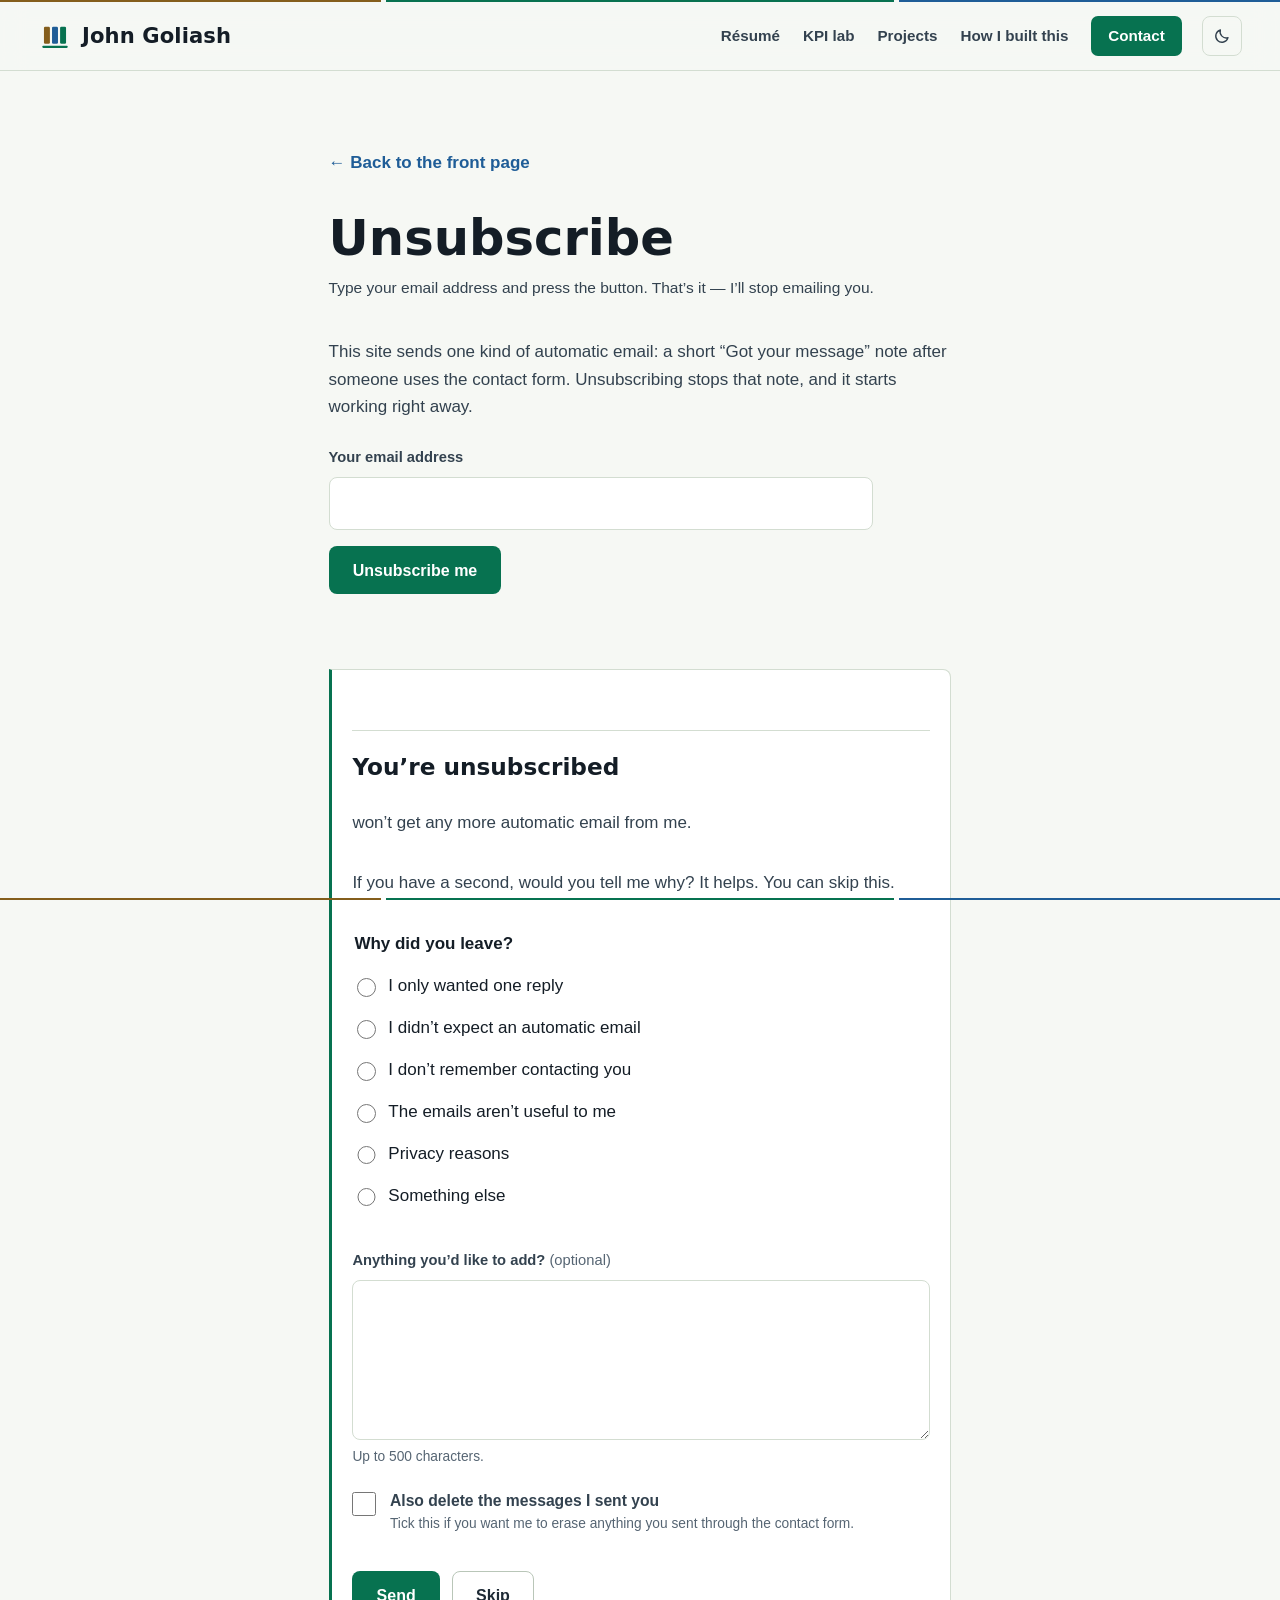
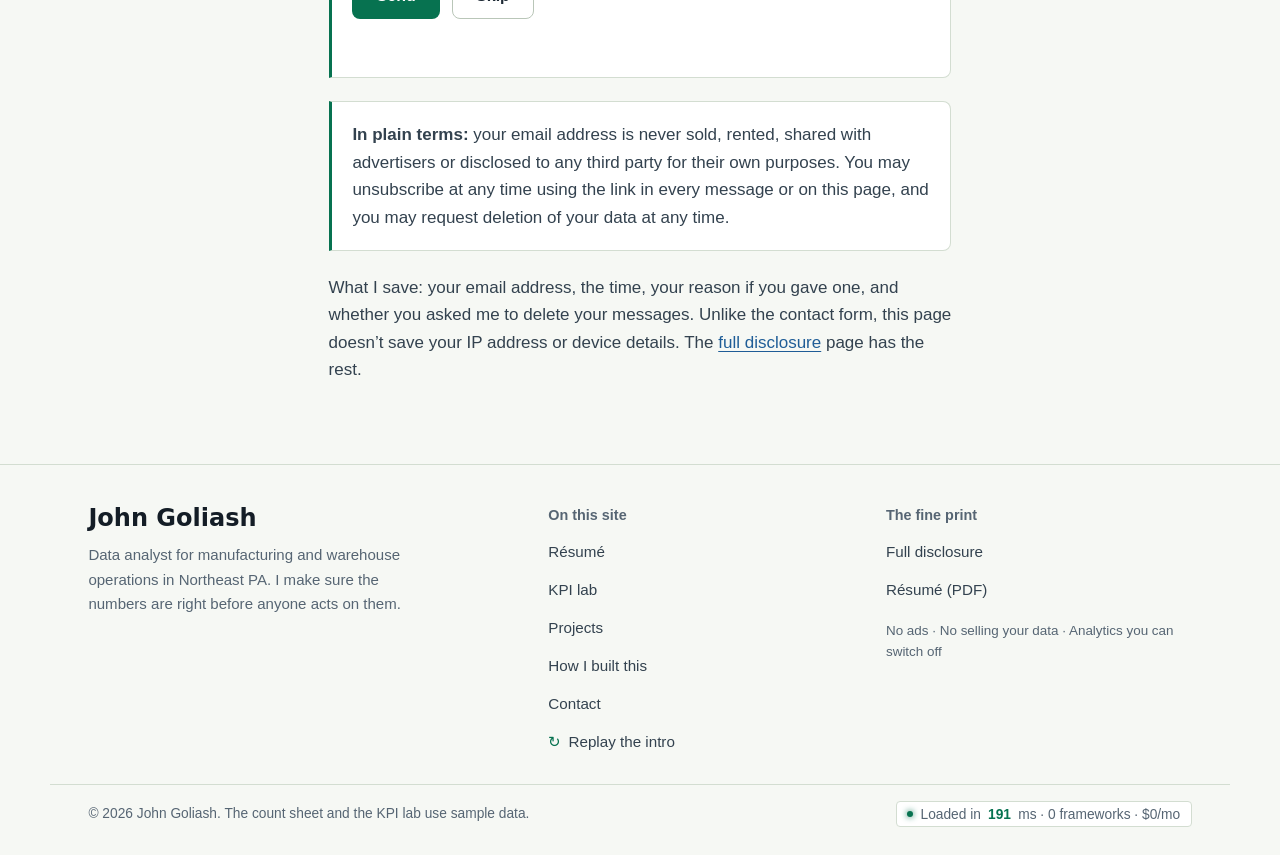
<file: unsubscribe.html>
<!DOCTYPE html>
<html lang="en">
<head>
<meta charset="utf-8">
<meta name="viewport" content="width=device-width,initial-scale=1,viewport-fit=cover">
<title>Unsubscribe — John Goliash (Goliash)</title>
<meta name="description" content="Stop emails from john.goliash.com. Enter your email address and I'll take you off the list.">
<link rel="canonical" href="https://john.goliash.com/unsubscribe">
<link rel="alternate" type="application/rss+xml" title="Goliash — Field Notes &amp; Writing" href="https://john.goliash.com/feed.xml">
<meta name="author" content="John Goliash">
<meta name="robots" content="index, follow, max-snippet:-1">
<meta property="og:type" content="website">
<meta property="og:site_name" content="John Goliash">
<meta property="og:url" content="https://john.goliash.com/unsubscribe">
<meta property="og:title" content="Unsubscribe — John Goliash">
<meta property="og:description" content="Stop emails from john.goliash.com. Enter your email address and I'll take you off the list.">
<meta property="og:image" content="https://john.goliash.com/img/og-neon.jpg">
<meta property="og:image:secure_url" content="https://john.goliash.com/img/og-neon.jpg">
<meta property="og:image:type" content="image/jpeg">
<meta property="og:image:width" content="2400">
<meta property="og:image:height" content="1260">
<meta property="og:image:alt" content="John Goliash, data analyst in Northeast PA: a scanner beam checks a row of glowing bars, with Inventory accuracy, Fill rate, On-time shipping and Perfect orders ticked off.">
<meta name="twitter:card" content="summary_large_image">
<meta name="twitter:title" content="Unsubscribe — John Goliash">
<meta name="twitter:description" content="Stop emails from john.goliash.com. Enter your email address and I'll take you off the list.">
<meta name="twitter:image" content="https://john.goliash.com/img/og-neon.jpg">
<meta name="twitter:image:alt" content="John Goliash, data analyst in Northeast PA: glowing bars being checked by a scanner beam.">
<link rel="icon" href="img/favicon.ico?i=1" sizes="32x32">
<link rel="icon" id="fav-svg" href="img/favicon.svg?i=1" type="image/svg+xml">
<link rel="icon" id="fav-png" href="img/favicon-32.png?i=1" type="image/png" sizes="32x32">
<link rel="apple-touch-icon" href="img/apple-touch-icon.png?i=1" sizes="180x180">
<link rel="manifest" href="site.webmanifest">
<meta name="theme-color" content="#62d4a5" media="print"><!-- link-preview accent (Discord stripe); media="print" keeps browsers on the two below -->
<meta name="theme-color" content="#F6F8F4" media="(prefers-color-scheme: light)">
<meta name="theme-color" content="#0F151C" media="(prefers-color-scheme: dark)">
<meta name="theme-color" content="#62d4a5" media="print"><!-- repeated last, for preview bots that keep the last value -->
<script>
(function(){var t,explicit=false;try{
  var m=document.cookie.match(/(?:^|;\s*)theme=(dark|light)\b/);
  if(m){t=m[1];explicit=true;}
  else{var s=localStorage.getItem('theme');if(s==='dark'||s==='light'){t=s;explicit=true;}}
}catch(e){}
/* Motion is on for everyone; a "motion=off" cookie (disclosure §2) turns it off. */
try{if(/(?:^|;\s*)motion=off\b/.test(document.cookie))document.documentElement.classList.add('no-motion');}catch(e){}
if(!t){try{t=matchMedia('(prefers-color-scheme: light)').matches?'light':'dark';}catch(e){t='dark';}}
document.documentElement.setAttribute('data-theme',t);
if(location.hostname==='www.john.goliash.com'){location.replace('https://john.goliash.com'+location.pathname+location.search+location.hash);}
document.documentElement.classList.add('js');
if(explicit){try{
  var v='?i=1',a=document.getElementById('fav-svg'),b=document.getElementById('fav-png');
  a.href=a.href.replace(/[^\/]*$/,'')+'favicon-'+t+'.svg'+v;
  b.href=b.href.replace(/[^\/]*$/,'')+'favicon'+(t==='dark'?'-dark':'')+'-32.png'+v;
}catch(e){}}
})();
</script>
<!-- Google Tag Manager, your container GTM-XXXXXXX (TECHNICAL §4.20). The container
     itself sends Google Analytics (G-XXXXXXXXXX), so the page does not load gtag.js as well
     (that counted every visit twice). Nothing loads if the visitor switched analytics off on
     disclosure.html (cookie analytics=off) or their browser sends Global Privacy Control. -->
<script>
(function(w,d){var GA='G-XXXXXXXXXX',GTM='GTM-XXXXXXX',off=/X{4}/.test(GTM);
try{off=/(?:^|;\s*)analytics=off\b/.test(d.cookie)||navigator.globalPrivacyControl===true;}catch(e){}
w['ga-disable-'+GA]=off;
if(off)return;
w.dataLayer=w.dataLayer||[];
w.dataLayer.push({'gtm.start':new Date().getTime(),event:'gtm.js'});
var f=d.getElementsByTagName('script')[0],j=d.createElement('script');
j.async=true;j.src='https://www.googletagmanager.com/gtm.js?id='+GTM;f.parentNode.insertBefore(j,f);
})(window,document);
</script>
<link rel="stylesheet" href="css/style.css?v=1">
<link rel="stylesheet" href="css/unsubscribe.css?v=1">
</head>
<body>
<!-- Google Tag Manager (noscript): only for visitors with JavaScript off -->
<noscript><iframe src="https://www.googletagmanager.com/ns.html?id=GTM-XXXXXXX" height="0" width="0" style="display:none;visibility:hidden" title="Google Tag Manager"></iframe></noscript>
<a class="skip-link" href="#main">Skip to content</a>
<div id="site" class="site in no-intro">
  <span class="rule rule-top" aria-hidden="true"><i></i><i></i><i></i></span>
  <span class="rule rule-bottom" aria-hidden="true"><i></i><i></i><i></i></span>

  <header class="hdr">
    <a class="brand" href="index.html" aria-label="John Goliash, home">
      <svg class="mark" viewBox="0 0 40 40" aria-hidden="true">
        <rect class="m-c" x="7"  y="9" width="7" height="20" rx="1.5"/>
        <rect class="m-s" x="16.5" y="9" width="7" height="20" rx="1.5"/>
        <rect class="m-m" x="26" y="9" width="7" height="20" rx="1.5"/>
        <rect class="m-line" x="5" y="31.5" width="30" height="2.5" rx="1.25"/>
      </svg>
      <span class="wm">John Goliash</span>
    </a>

    <button id="menu" class="menu-btn" type="button" aria-label="Menu" aria-expanded="false" aria-controls="nav">
      <span class="menu-ico" aria-hidden="true"><i></i><i></i><i></i></span>
      <span class="menu-label">Menu</span>
    </button>

    <nav id="nav" class="nav" aria-label="Main">
      <a href="index.html#resume">Résumé</a>
      <a href="index.html#lab">KPI lab</a>
      <a href="index.html#projects">Projects</a>
      <a href="index.html#build">How I built this</a>
      <a href="index.html#contact" class="nav-cta">Contact</a>
      <span class="nav-ink" aria-hidden="true"></span>
    </nav>

    <button id="theme" class="theme" type="button" aria-label="Switch theme"></button>
  </header>

  <main id="main" class="doc">
    <a class="doc-back" href="index.html">&larr; Back to the front page</a>

    <h1>Unsubscribe</h1>
    <p class="doc-sub">Type your email address and press the button. That&rsquo;s it &mdash; I&rsquo;ll stop emailing you.</p>

    <p>This site sends one kind of automatic email: a short &ldquo;Got your message&rdquo; note after
      someone uses the contact form. Unsubscribing stops that note, and it starts working right away.</p>

    <noscript>
      <p class="doc-note unsub-noscript">This page needs JavaScript to work. Without it, please use the
        <a href="index.html#contact">contact form</a> and tell me to unsubscribe you.</p>
    </noscript>

    <form id="unsub-form" class="form unsub-form" novalidate>
      <div class="row">
        <label for="unsub-email">Your email address</label>
        <input id="unsub-email" name="email" type="email" autocomplete="email" inputmode="email" maxlength="200" required>
      </div>
      <div class="hp" aria-hidden="true">
        <label for="unsub-web">Website</label>
        <input id="unsub-web" name="website" type="text" tabindex="-1" autocomplete="off">
      </div>
      <button id="unsub-send" class="btn btn-solid" type="submit">Unsubscribe me</button>
      <p id="unsub-status" class="status" role="status" aria-live="polite"></p>
      <a id="unsub-fallback" class="btn btn-ghost fallback" href="index.html#contact" hidden>Use the contact form instead</a>
    </form>

    <form id="unsub-why" class="form doc-note unsub-why" tabindex="-1" novalidate hidden>
      <h2>You&rsquo;re unsubscribed</h2>
      <p><strong id="unsub-why-email"></strong> won&rsquo;t get any more automatic email from me.</p>
      <p>If you have a second, would you tell me why? It helps. You can skip this.</p>
      <fieldset>
        <legend>Why did you leave?</legend>
        <label class="unsub-opt" for="why-1"><input type="radio" id="why-1" name="why" value="I only wanted one reply"> I only wanted one reply</label>
        <label class="unsub-opt" for="why-2"><input type="radio" id="why-2" name="why" value="I didn't expect an automatic email"> I didn&rsquo;t expect an automatic email</label>
        <label class="unsub-opt" for="why-3"><input type="radio" id="why-3" name="why" value="I don't remember contacting you"> I don&rsquo;t remember contacting you</label>
        <label class="unsub-opt" for="why-4"><input type="radio" id="why-4" name="why" value="The emails aren't useful to me"> The emails aren&rsquo;t useful to me</label>
        <label class="unsub-opt" for="why-5"><input type="radio" id="why-5" name="why" value="Privacy reasons"> Privacy reasons</label>
        <label class="unsub-opt" for="why-6"><input type="radio" id="why-6" name="why" value="Something else"> Something else</label>
      </fieldset>
      <div class="row">
        <label for="unsub-reason">Anything you&rsquo;d like to add? <span class="opt">(optional)</span></label>
        <textarea id="unsub-reason" name="reason" rows="3" maxlength="500" aria-describedby="unsub-reason-hint"></textarea>
        <span id="unsub-reason-hint" class="unsub-hint">Up to 500 characters.</span>
      </div>
      <label class="unsub-check" for="unsub-delete">
        <input id="unsub-delete" name="deleteRequested" type="checkbox">
        <span class="unsub-check-txt">Also delete the messages I sent you
          <small>Tick this if you want me to erase anything you sent through the contact form.</small>
        </span>
      </label>
      <div class="unsub-why-btns">
        <button id="unsub-why-send" class="btn btn-solid" type="submit">Send</button>
        <button id="unsub-why-skip" class="btn btn-ghost" type="button">Skip</button>
      </div>
      <p id="unsub-why-status" class="status" role="status" aria-live="polite"></p>
    </form>

    <div id="unsub-done" class="doc-note unsub-done" tabindex="-1" hidden>
      <h2 id="unsub-done-h">Thanks &mdash; all done</h2>
      <p><strong id="unsub-done-email"></strong> is on my do-not-email list. I won&rsquo;t send you any more
        automatic email.</p>
      <p id="unsub-done-del" hidden>I also saved your request to delete the messages you sent me. I&rsquo;ll
        erase them and let you know when it&rsquo;s done.</p>
      <p>Changed your mind? Just use the <a href="index.html#contact">contact form</a> and tell me.</p>
      <button id="unsub-again" class="btn btn-ghost" type="button">Unsubscribe another address</button>
    </div>

    <div class="doc-note unsub-privacy">
      <p><strong>In plain terms:</strong> your email address is never sold, rented, shared with advertisers or
        disclosed to any third party for their own purposes. You may unsubscribe at any time using the link in
        every message or on this page, and you may request deletion of your data at any time.</p>
    </div>

    <p>What I save: your email address, the time, your reason if you gave one, and whether you asked me to
      delete your messages. Unlike the contact form, this page doesn&rsquo;t save your IP address or device
      details. The <a href="disclosure.html">full disclosure</a> page has the rest.</p>
  </main>

  <footer class="ftr">
    <div class="ftr-in">
      <div class="ftr-col ftr-about">
        <p class="ftr-wm">John Goliash</p>
        <p>Data analyst for manufacturing and warehouse operations in Northeast PA. I make sure the numbers are right before anyone acts on them.</p>
      </div>
      <nav class="ftr-col" aria-label="Footer">
        <h2 class="ftr-h">On this site</h2>
        <a href="index.html#resume">Résumé</a>
        <a href="index.html#lab">KPI lab</a>
        <a href="index.html#projects">Projects</a>
        <a href="index.html#build">How I built this</a>
        <a href="index.html#contact">Contact</a>
        <a class="ftr-replay" href="index.html#replay">Replay the intro</a>
      </nav>
      <div class="ftr-col">
        <h2 class="ftr-h">The fine print</h2>
        <a href="disclosure.html">Full disclosure</a>
        <a href="files/download/Example_Resume.pdf" download>Résumé (PDF)</a>
        <p class="ftr-promise">No ads · No selling your data · Analytics you can switch off</p>
      </div>
    </div>
    <div class="ftr-base">
      <p>&copy; 2026 John Goliash. The count sheet and the KPI lab use sample data.</p>
      <p class="ftr-perf" id="ftr-perf" title="Live page load timing measured by your browser"><span class="perf-dot" aria-hidden="true"></span> Loaded in <strong id="load-ms">--</strong>ms &middot; 0 frameworks &middot; $0/mo</p>
    </div>
  </footer>
</div>

<script src="js/main.js?v=1" defer></script>
<script src="js/unsubscribe.js?v=1" defer></script>
</body>
</html>
</file>
<file: css/style.css>
/* ==========================================================================
   john.goliash.com — John Goliash
   One stylesheet. Bump ?v= on BOTH style.css and main.js, in every HTML file,
   whenever either changes (deploy.ps1 does this for you — TECHNICAL §3.3).

   The palette is the job. Three colours carry meaning everywhere:
     --count  amber   what was physically counted (and anything flagged)
     --sys    blue    what the system of record says
     --match  green   the two agree. NOT picked: the browser computes it as
                      color-mix(in oklch, --sys, --count). Blue and amber sit
                      about 172 degrees apart, so the shorter way round the
                      hue circle runs through green. Keep them under 180
                      degrees apart or the mix turns purple (TECHNICAL A-1).
   Token rule: every token has a [data-theme="light"] twin.
   Contrast rule: every text/ground pair is computed, never judged (§4.1).
   ========================================================================== */

/* ---------- DARK (default): the report screen on the night shift ---------- */
:root {
  --sys:        #73b3f4;   /* oklch(75% .115 250) */
  --count:      #f7bc57;   /* oklch(83% .135 78)  */
  --match:      #62d4a5;   /* the precomputed mix, oklch(79% .125 164) */

  --bg:         #0f151c;   /* anthracite */
  --bg-alt:     #131b24;
  --surface:    #16202a;
  --surface-2:  #1c2732;
  --paper:      #141d26;   /* the résumé sheet */
  --greenbar:   #18252b;   /* its alternate rows — a faint green cast */
  --line:       #283542;
  --steel:      #465a6e;   /* hairlines ONLY — 2.6:1, too low for text */
  --ink:        #eef2f6;
  --ink-dim:    #c6d0da;
  --muted:      #97a6b5;

  /* Own tokens, never reuses of --ink / --bg (the pairing inverts by mode). */
  --btn-fg:     #0f151c;
  --ghost-fg:   #e2e8ee;
  --ghost-line: #3a4a5b;

  --danger:     #ff9e8c;
  --focus:      #73b3f4;

  --shadow:     0 1px 0 rgba(255,255,255,.035), 0 22px 44px -30px rgba(0,0,0,.95);
  --ledger-ink: rgba(150,175,200,.07);
  --hdr-bg:     rgba(15,21,28,.88);
  --count-wash: rgba(247,188,87,.13);
  --sys-wash:   rgba(115,179,244,.13);
  --match-wash: rgba(98,212,165,.14);

  --display: "Bahnschrift SemiCondensed", "Bahnschrift", "DIN Alternate", "DIN Condensed",
             "Roboto Condensed", "sans-serif-condensed", "Arial Narrow", system-ui, sans-serif;
  --sans:    -apple-system, BlinkMacSystemFont, "Segoe UI Variable Text", "Segoe UI", Roboto,
             "Helvetica Neue", Arial, sans-serif;
  --mono:    ui-monospace, "Cascadia Mono", Consolas, "SF Mono", Menlo, monospace;

  --wrap:   1180px;
  --gutter: clamp(1.15rem, 4vw, 2.4rem);
  --ease:   cubic-bezier(.22,1,.36,1);
  color-scheme: dark;
}

/* ---------- LIGHT: the same report, printed on green-bar paper ---------- */
:root[data-theme="light"] {
  --sys:        #1f5d97;   /* oklch(47% .112 250) */
  --count:      #845e1c;   /* oklch(51% .094 77)  */
  --match:      #087250;   /* oklch(49% .103 163.5) */

  --bg:         #f6f8f4;
  --bg-alt:     #e9f2e7;
  --surface:    #ffffff;
  --surface-2:  #f3f6f1;
  --paper:      #ffffff;
  --greenbar:   #e4efe1;
  --line:       #d3ddd1;
  --steel:      #a6b4a6;
  --ink:        #141d26;
  --ink-dim:    #33424f;
  --muted:      #566573;

  --btn-fg:     #ffffff;
  --ghost-fg:   #1e2a35;
  --ghost-line: #b9c6b8;

  --danger:     #b23a22;
  --focus:      #1f5d97;

  --shadow:     0 1px 0 rgba(20,40,20,.03), 0 18px 36px -28px rgba(20,45,30,.42);
  --ledger-ink: rgba(40,90,50,.07);
  --hdr-bg:     rgba(246,248,244,.9);
  --count-wash: rgba(132,94,28,.10);
  --sys-wash:   rgba(31,93,151,.09);
  --match-wash: rgba(8,114,80,.10);
  color-scheme: light;
}

/* Where the browser can, the colours are given as OKLCH and the green is
   genuinely mixed. The hex values above are the same colours, precomputed,
   for browsers that can't. (Custom properties don't fall back on their own:
   a var() holding an unsupported colour just goes invalid, hence @supports.) */
@supports (color: color-mix(in oklch, red, blue)) {
  :root {
    --sys:   oklch(75% .115 250);
    --count: oklch(83% .135 78);
    --match: color-mix(in oklch, var(--sys), var(--count));
    --hdr-bg:     color-mix(in srgb, var(--bg) 88%, transparent);
    --count-wash: color-mix(in srgb, var(--count) 13%, transparent);
    --sys-wash:   color-mix(in srgb, var(--sys) 13%, transparent);
    --match-wash: color-mix(in srgb, var(--match) 14%, transparent);
  }
  :root[data-theme="light"] {
    --sys:   oklch(47% .112 250);
    --count: oklch(51% .094 77);
    --match: color-mix(in oklch, var(--sys), var(--count));
    --hdr-bg:     color-mix(in srgb, var(--bg) 90%, transparent);
    --count-wash: color-mix(in srgb, var(--count) 10%, transparent);
    --sys-wash:   color-mix(in srgb, var(--sys) 9%, transparent);
    --match-wash: color-mix(in srgb, var(--match) 10%, transparent);
  }
}

/* ========================= base ========================= */
*, *::before, *::after { box-sizing: border-box; }
html { scroll-behavior: smooth; -webkit-text-size-adjust: 100%; text-size-adjust: 100%; }
body {
  margin: 0;
  background: var(--bg);
  color: var(--ink);
  font-family: var(--sans);
  font-size: 1.0625rem;          /* 17px */
  line-height: 1.62;
  -webkit-font-smoothing: antialiased;
  overflow-x: hidden;
  font-kerning: normal;
}
body.locked { overflow: hidden; }
img, svg { max-width: 100%; }
img { height: auto; display: block; }
a { color: var(--sys); text-underline-offset: .18em; text-decoration-thickness: 1px; }
a:hover { text-decoration-thickness: 2px; }
:focus-visible { outline: 2px solid var(--focus); outline-offset: 3px; border-radius: 3px; }
::selection { background: var(--match); color: var(--btn-fg); }
code { font-family: var(--mono); font-size: .88em; }
p { margin: 0 0 1rem; }
h1, h2, h3, h4, h5 { margin: 0; line-height: 1.1; font-weight: 700; }

.vh {
  position: absolute !important; width: 1px; height: 1px; padding: 0; margin: -1px;
  overflow: hidden; clip: rect(0 0 0 0); white-space: nowrap; border: 0;
}
.skip-link {
  position: absolute; left: .75rem; top: -3rem; z-index: 10000;
  background: var(--surface); color: var(--ink); border: 1px solid var(--line);
  padding: .55rem .9rem; border-radius: 6px; text-decoration: none; font-weight: 600;
  transition: top .2s var(--ease);
}
.skip-link:focus { top: .75rem; }

/* The display face: a DIN — the lettering on bin labels, pallet tags and
   plant signage. Bahnschrift on Windows, DIN Alternate on Apple, a condensed
   Roboto on Android. All are already on the device: nothing is downloaded. */
.display, .h2, .wm, .intro-word, .sheet-title, .lab-value, .lab-name,
.job-title, .job-dates, .tally dd, .l-name, .ftr-wm, .k-val, .err-code {
  font-family: var(--display);
  font-stretch: 87.5%;
  font-variant-numeric: tabular-nums;
}
.h2 {
  font-size: clamp(1.85rem, 3.5vw, 2.6rem);
  letter-spacing: -.005em;
  margin-bottom: .5rem;
  text-wrap: balance;
}
.muted { color: var(--muted); }

/* ========================= INTRO =========================
   Beat sheet — must stay in step with RUNTIME in main.js (§4.5):
     0.05s  ledger lines fade in
     0.15s  baseline draws out from the centre
     0.25s  COUNT bars grow up, 50ms apart         (last lands ~0.95s)
     0.35s  SYSTEM bars grow down, 50ms apart      (last lands ~1.05s)
     0.60s  "Count" / "System" tags
     1.05s  scan line sweeps left to right         (ends 1.85s)
     1.18s  pair 2 flagged — its system bar is short
     1.42s  pair 2 fixed: the system bar grows to match
     1.56s  pair 5 flagged — its count bar is long
     1.78s  pair 5 fixed: the count bar drops to match
     1.95s  the green "matched" line draws out from the centre
     1.98s  bars turn green, centre pairs first, 80ms apart
     2.15s  name     2.40s strapline (settles 3.0s)
     ~0.2s hold, then fade at 3.2s                                        */
.intro {
  position: fixed; inset: 0; z-index: 9999;
  display: grid; place-items: center;
  background: var(--bg);
  overflow: hidden;
  padding: 1rem;
}
.intro.done { opacity: 0; pointer-events: none; transition: opacity .6s ease; }
.intro.gone { display: none; }

.intro-lines {
  position: absolute; inset: 0;
  background:
    linear-gradient(90deg, transparent calc(50% - .5px), var(--ledger-ink) calc(50% - .5px), var(--ledger-ink) calc(50% + .5px), transparent calc(50% + .5px)),
    repeating-linear-gradient(180deg, transparent 0 27px, var(--ledger-ink) 27px 28px);
  opacity: 0;
  animation: fadeIn .8s ease .05s forwards;
}

.intro-stage { position: relative; width: min(88vw, 620px); text-align: center; }
.iv { display: block; width: 100%; height: auto; overflow: visible; }

.iv-base  { stroke: var(--steel); stroke-width: 1.5; transform-box: fill-box; transform-origin: center; transform: scaleX(0);
            animation: drawX .5s var(--ease) .15s forwards; }
.iv-match { stroke: var(--match); stroke-width: 3; stroke-linecap: round; transform-box: fill-box; transform-origin: center; transform: scaleX(0);
            animation: drawX .6s var(--ease) 1.95s forwards; }
@keyframes drawX { to { transform: scaleX(1); } }

.iv-c { fill: var(--count); transform-box: fill-box; transform-origin: 50% 100%; transform: scaleY(0); }
.iv-s { fill: var(--sys);   transform-box: fill-box; transform-origin: 50% 0;    transform: scaleY(0); }
@keyframes grow    { to { transform: scaleY(1); } }
@keyframes toMatch { to { fill: var(--match); } }

/* grow, then turn green — centre pairs first */
.p1 .iv-c { animation: grow .7s var(--ease) .25s forwards, toMatch .45s ease 2.14s forwards; }
.p2 .iv-c { animation: grow .7s var(--ease) .30s forwards, toMatch .45s ease 2.06s forwards; }
.p3 .iv-c { animation: grow .7s var(--ease) .35s forwards, toMatch .45s ease 1.98s forwards; }
.p4 .iv-c { animation: grow .7s var(--ease) .40s forwards, toMatch .45s ease 1.98s forwards; }
.p5 .iv-c { animation: grow .7s var(--ease) .45s forwards, toMatch .45s ease 2.06s forwards; }
.p6 .iv-c { animation: grow .7s var(--ease) .50s forwards, toMatch .45s ease 2.14s forwards; }
.p1 .iv-s { animation: grow .7s var(--ease) .35s forwards, toMatch .45s ease 2.14s forwards; }
.p2 .iv-s { animation: grow .7s var(--ease) .40s forwards, toMatch .45s ease 2.06s forwards; }
.p3 .iv-s { animation: grow .7s var(--ease) .45s forwards, toMatch .45s ease 1.98s forwards; }
.p4 .iv-s { animation: grow .7s var(--ease) .50s forwards, toMatch .45s ease 1.98s forwards; }
.p5 .iv-s { animation: grow .7s var(--ease) .55s forwards, toMatch .45s ease 2.06s forwards; }
.p6 .iv-s { animation: grow .7s var(--ease) .60s forwards, toMatch .45s ease 2.14s forwards; }

/* The two disagreements. Geometry is the matched state; these wrappers show
   the wrong value first (a short system bar, a long count bar), then fix it. */
.iv-fix-s { transform-box: fill-box; transform-origin: 50% 0;    transform: scaleY(.8);
            animation: fixS .45s var(--ease) 1.42s forwards; }
.iv-fix-c { transform-box: fill-box; transform-origin: 50% 100%; transform: scaleY(1.2308);
            animation: fixC .45s var(--ease) 1.78s forwards; }
@keyframes fixS { 0% { transform: scaleY(.8); }    65% { transform: scaleY(1.035); } 100% { transform: scaleY(1); } }
@keyframes fixC { 0% { transform: scaleY(1.2308); } 65% { transform: scaleY(.975); } 100% { transform: scaleY(1); } }

.iv-flag { fill: var(--count-wash); stroke: var(--count); stroke-width: 1.5; stroke-dasharray: 5 4; opacity: 0; }
.f2 { animation: flag .62s ease 1.18s forwards; }
.f5 { animation: flag .62s ease 1.56s forwards; }
@keyframes flag { 0% { opacity: 0; } 22% { opacity: 1; } 68% { opacity: 1; } 100% { opacity: 0; } }

.iv-scan { stroke: var(--sys); stroke-width: 2; opacity: 0;
           animation: scan .8s cubic-bezier(.45,0,.55,1) 1.05s forwards; }
@keyframes scan {
  0%   { transform: translateX(0);     opacity: 0; }
  8%   { opacity: 1; }
  92%  { opacity: 1; }
  100% { transform: translateX(480px); opacity: 0; }
}

.iv-tag { font: 700 15px/1 var(--display); letter-spacing: .02em; opacity: 0; animation: fadeIn .5s ease .6s forwards; }
.iv-tag-c { fill: var(--count); }
.iv-tag-s { fill: var(--sys); }

.intro-type { margin-top: clamp(.4rem, 2vh, 1.2rem); }
.intro-word {
  font-size: clamp(2.1rem, 7vw, 3.6rem); font-weight: 700; line-height: 1; color: var(--ink);
  opacity: 0; animation: fadeUp .6s var(--ease) 2.15s forwards;
}
.intro-sub {
  margin: .7rem 0 0; color: var(--ink-dim); font-size: clamp(.95rem, 2.4vw, 1.12rem);
  opacity: 0; animation: fadeUp .6s var(--ease) 2.4s forwards;
}
@keyframes fadeUp { from { opacity: 0; transform: translateY(10px); } to { opacity: 1; transform: none; } }
@keyframes fadeIn { to { opacity: 1; } }

.skip {
  position: absolute; bottom: max(1.4rem, env(safe-area-inset-bottom)); right: 1.4rem;
  background: none; border: 1px solid var(--line); color: var(--muted);
  font: 500 .8rem/1 var(--sans); letter-spacing: .02em;
  padding: .6rem .9rem; border-radius: 6px; cursor: pointer; min-height: 40px;
  opacity: 0; animation: fadeUp .5s ease .8s forwards;
  transition: color .2s, border-color .2s;
}
.skip:hover { color: var(--ink); border-color: var(--steel); }
.skip kbd { font: inherit; border: 1px solid currentColor; border-radius: 3px; padding: 0 .3em; margin-left: .4em; opacity: .75; }

/* ========================= SITE CHROME ========================= */
.site { opacity: 0; }
.site.in { animation: siteIn .6s ease forwards; }
.site.no-intro { opacity: 1; animation: none; }
.site.no-intro .rule { transform: scaleX(1); animation: none; }
@keyframes siteIn { to { opacity: 1; } }
/* Repeat load in the same visit: html.seen is set by the head script before
   first paint, so the intro never flashes on screen (§4.5). */
html.seen .intro { display: none; }
html.seen .site, html[data-desktop] .site, html[data-pwa] .site { opacity: 1; animation: none; }
html.seen .rule { transform: scaleX(1); animation: none; }

/* --- the dual borders: floor tape. Count, match, system — expanding from the
   middle as the intro clears (R-08). --- */
.rule {
  position: fixed; left: 0; right: 0; height: 2px; z-index: 200;
  display: flex; gap: 5px;
  transform: scaleX(0); transform-origin: 50% 50%;
  pointer-events: none;
}
.rule i { display: block; height: 100%; flex: 3; }
.rule i:nth-child(1) { background: var(--count); }
.rule i:nth-child(2) { background: var(--match); flex: 4; }
.rule i:nth-child(3) { background: var(--sys); }
.rule-top { top: 0; }
.rule-bottom { bottom: 0; }
.site.in .rule { animation: expand .9s var(--ease) .1s forwards; }
@keyframes expand { to { transform: scaleX(1); } }

.hdr {
  position: sticky; top: 2px; z-index: 150;
  display: flex; align-items: center; gap: 1.25rem;
  padding: .75rem var(--gutter);
  padding-left: max(var(--gutter), env(safe-area-inset-left));
  padding-right: max(var(--gutter), env(safe-area-inset-right));
  background: var(--hdr-bg);
  -webkit-backdrop-filter: blur(12px); backdrop-filter: blur(12px);
  border-bottom: 1px solid var(--line);
}
.brand {
  display: flex; align-items: center; gap: .6rem;
  color: var(--ink); text-decoration: none; line-height: 1;
  min-height: 44px; flex: none;
}
.mark { width: 34px; height: 34px; flex: none; }
.m-c { fill: var(--count); }
.m-s { fill: var(--sys); }
.m-m { fill: var(--match); }
.m-line { fill: var(--match); }
.wm { font-size: 1.32rem; font-weight: 700; letter-spacing: .005em; white-space: nowrap; }

.nav { margin-left: auto; display: flex; align-items: center; gap: clamp(.8rem, 1.8vw, 1.6rem); position: relative; }
.nav a {
  color: var(--ink-dim); text-decoration: none; font-size: .95rem; font-weight: 550;
  padding: .55rem 0; white-space: nowrap; transition: color .2s;
}
.nav a:hover, .nav a[aria-current="true"] { color: var(--ink); }
.nav .nav-cta {
  background: var(--match); color: var(--btn-fg); font-weight: 650;
  padding: .5rem 1.05rem; border-radius: 7px;
  transition: transform .18s var(--ease), box-shadow .2s;
}
.nav .nav-cta:hover, .nav .nav-cta[aria-current="true"] { color: var(--btn-fg); box-shadow: 0 0 0 3px var(--match-wash); }
/* The active-section underline. main.js sets --ink-x / --ink-w from the
   current link's box; it slides between links as you scroll (§4.6). */
.nav-ink {
  position: absolute; left: 0; bottom: -.15rem; height: 2px; border-radius: 2px;
  width: var(--ink-w, 0); transform: translateX(var(--ink-x, 0));
  background: var(--match); opacity: 0;
  transition: transform .35s var(--ease), width .35s var(--ease), opacity .2s;
}
.nav.has-ink .nav-ink { opacity: 1; }

.theme {
  width: 40px; height: 40px; flex: none;
  border: 1px solid var(--line); border-radius: 8px;
  background: transparent; color: var(--ink-dim);
  cursor: pointer; display: grid; place-items: center;
  transition: border-color .2s, color .2s;
}
.theme:hover { border-color: var(--steel); color: var(--ink); }
.theme svg { width: 18px; height: 18px; }

.menu-btn { display: none; }

/* Snappy interactions: zero touch latency on mobile */
a, button, input, textarea, select, summary, [role="button"] {
  touch-action: manipulation;
}

/* ---------- buttons ---------- */
.cta { display: flex; flex-wrap: wrap; gap: .8rem; margin-top: 2rem; }
.btn {
  display: inline-flex; align-items: center; justify-content: center; gap: .55rem;
  min-height: 48px; padding: .78rem 1.45rem; border-radius: 8px;
  font: 650 1rem/1.2 var(--sans); text-decoration: none; cursor: pointer;
  border: 1px solid transparent;
  transition: transform .18s var(--ease), box-shadow .2s, color .2s, border-color .2s, background-color .2s;
}
.btn:hover { transform: translateY(-1px); }
.btn:active { transform: translateY(0); }
.btn-ico { width: 20px; height: 20px; flex: none; }
.btn-solid { background: var(--match); color: var(--btn-fg); }
.btn-solid:hover { color: var(--btn-fg); box-shadow: 0 0 0 4px var(--match-wash); }
.btn-ghost { color: var(--ghost-fg); border-color: var(--ghost-line); background: transparent; }
.btn-ghost:hover { border-color: var(--match); color: var(--ink); }
.btn[disabled] { opacity: .55; cursor: not-allowed; transform: none; box-shadow: none; }

/* ========================= HERO ========================= */
.hero {
  max-width: var(--wrap); margin: 0 auto;
  padding: clamp(2.8rem, 7vw, 5.6rem) var(--gutter) clamp(2.6rem, 6vw, 4.2rem);
  display: grid; grid-template-columns: minmax(0, 1.04fr) minmax(0, .96fr);
  gap: clamp(2rem, 5vw, 4.25rem); align-items: center;
  scroll-margin-top: var(--hdr-h, 72px);
}
.hero-copy { min-width: 0; }
.hero-role { color: var(--ink-dim); font-size: 1rem; margin: 0 0 1.1rem; max-width: 46ch; }
.display {
  font-size: clamp(2.45rem, 5.4vw, 4.3rem);
  line-height: 1.02; letter-spacing: -.012em;
  text-wrap: balance;
  max-width: 15ch;
}
.lede { max-width: 58ch; margin: 1.4rem 0 0; font-size: clamp(1.05rem, 1.55vw, 1.17rem); color: var(--ink-dim); }
.cta-note { margin: .8rem 0 0; color: var(--muted); font-size: .9rem; }

/* The tally — R-17 counters. Labels wrap to different line counts; each
   figure is pushed to the bottom of its column so all three share a line. */
.tally {
  display: flex; flex-wrap: wrap; gap: 1.2rem clamp(1.4rem, 4vw, 2.8rem);
  margin: 2.4rem 0 0; padding-top: 1.4rem; border-top: 1px solid var(--line);
}
.tally > div { display: flex; flex-direction: column; min-width: 7.5rem; }
.tally dt { color: var(--muted); font-size: .86rem; line-height: 1.3; max-width: 15ch; }
.tally dd {
  margin: auto 0 0; padding-top: .35rem;
  font-size: clamp(2.1rem, 4.4vw, 2.9rem); font-weight: 700; line-height: 1; letter-spacing: -.01em;
}
.tally dd.counted { animation: countPop .35s var(--ease); }
@keyframes countPop { 0% { transform: none; } 45% { transform: scale(1.08); } 100% { transform: none; } }

/* ---------- the count sheet ---------- */
.sheet {
  margin: 0; min-width: 0;
  background: var(--surface); border: 1px solid var(--line); border-radius: 12px;
  box-shadow: var(--shadow);
  overflow: hidden;
}
.sheet-head {
  display: flex; align-items: baseline; flex-wrap: wrap; gap: .3rem 1rem;
  padding: 1rem 1.2rem .85rem;
  border-bottom: 1px solid var(--line);
}
.sheet-title { margin: 0; font-size: 1.22rem; font-weight: 700; }
.sheet-note { margin: 0; color: var(--muted); font-size: .84rem; }
.sheet-run {
  margin-left: auto; align-self: center;
  background: none; border: 1px solid var(--ghost-line); color: var(--ghost-fg);
  border-radius: 6px; padding: .35rem .7rem; font: 600 .8rem/1.2 var(--sans); cursor: pointer;
  min-height: 34px;
}
.sheet-run:hover { border-color: var(--match); }
.sheet-run[hidden] { display: none; }

.sheet-scroll { position: relative; overflow-x: auto; }
.sheet-table { width: 100%; border-collapse: collapse; font-size: .92rem; }
.sheet-table th {
  text-align: left; font-weight: 600; color: var(--muted); font-size: .78rem;
  padding: .6rem .5rem; border-bottom: 1px solid var(--line); white-space: nowrap;
}
.sheet-table td { padding: .62rem .5rem; vertical-align: top; border-bottom: 1px solid var(--line); }
.sheet-table tbody tr:last-child td { border-bottom: 0; }
.sheet-table tbody tr:nth-child(even) td { background: var(--greenbar); }
.sheet-table th:first-child, .sheet-table td:first-child { padding-left: 1.2rem; }
.sheet-table th:last-child,  .sheet-table td:last-child  { padding-right: 1.1rem; }
.sheet-table .num { text-align: right; font-family: var(--display); font-stretch: 87.5%; font-variant-numeric: tabular-nums; font-size: 1.02rem; white-space: nowrap; }
.sheet-table .bin { font-family: var(--display); font-stretch: 87.5%; color: var(--ink-dim); white-space: nowrap; }
.sheet-table .item { color: var(--ink); min-width: 8.5rem; }
.sheet-table .it { display: block; }
.sheet-table .why { display: block; font-size: .8rem; line-height: 1.35; color: var(--count); min-height: 0; }
.sheet-table .why:empty { display: none; }
.sheet-table .why.done { color: var(--muted); }
.sheet-table .st { width: 2rem; text-align: center; }
.sheet-table .v.off { color: var(--count); font-weight: 700; }
.sheet-table .flip { animation: flip .5s var(--ease); }
@keyframes flip { 0% { opacity: .2; transform: translateY(-5px); } 100% { opacity: 1; transform: none; } }
.sheet-table tr.is-flagged td { background: var(--count-wash); }
.sheet-table tr.is-fixed td   { background: var(--match-wash); transition: background-color 1.2s ease; }

/* status marks: ring (waiting), check (matches), bang (variance) */
.tick { display: inline-grid; place-items: center; width: 1.15rem; height: 1.15rem; border-radius: 50%; vertical-align: -.2rem; position: relative; }
.tick.is-wait { border: 1.5px solid var(--steel); }
.tick.is-ok   { background: var(--match); }
.tick.is-ok::after {
  content: ""; width: .32rem; height: .58rem; margin-top: -.12rem;
  border: solid var(--btn-fg); border-width: 0 2px 2px 0; transform: rotate(45deg);
}
.tick.is-bad  { background: var(--count); }
.tick.is-bad::after { content: "!"; color: var(--btn-fg); font: 800 .78rem/1 var(--sans); }
.tick.pop { animation: countPop .35s var(--ease); }

/* The scan: a band over the current row plus a 2px system-blue edge. */
.sheet-scan {
  position: absolute; left: 0; right: 0; top: 0; height: var(--scan-h, 2.6rem);
  transform: translateY(var(--scan-y, 0)); opacity: 0; pointer-events: none;
  background: var(--sys-wash); box-shadow: inset 2px 0 0 var(--sys);
  transition: transform .38s var(--ease), height .38s var(--ease), opacity .3s;
}
.sheet.scanning .sheet-scan { opacity: 1; }

.sheet-foot {
  display: grid; grid-template-columns: 1fr 1fr; gap: .2rem 1rem; align-items: baseline;
  padding: .95rem 1.2rem 1.1rem; border-top: 1px solid var(--line); background: var(--surface-2);
}
.sheet-kpi { margin: 0; display: flex; align-items: baseline; justify-content: space-between; gap: .6rem; }
.k-label { color: var(--muted); font-size: .84rem; }
.k-val { font-size: 1.3rem; font-weight: 700; }
.sheet-meter { grid-column: 1 / -1; height: 6px; border-radius: 3px; background: var(--line); overflow: hidden; margin: .55rem 0 .15rem; }
.sheet-meter span {
  display: block; height: 100%; width: var(--acc, 100%); border-radius: 3px;
  background: var(--match); transition: width .6s var(--ease), background-color .3s;
}
.sheet.has-var .sheet-meter span { background: var(--count); }
.sheet-status { grid-column: 1 / -1; margin: .35rem 0 0; font-size: .9rem; color: var(--ink-dim); min-height: 1.45em; }

/* ========================= BANDS ========================= */
.band {
  max-width: var(--wrap); margin: 0 auto;
  padding: clamp(3.2rem, 7vw, 5.6rem) var(--gutter);
  border-top: 1px solid var(--line);
  scroll-margin-top: var(--hdr-h, 72px);
}
/* Full-bleed background, content still in the .band column. Padding, not
   per-child auto margins, and the CORRECTED formula (TECHNICAL_BASELINE
   R-14): centring offset PLUS the gutter, so it lines up with every .band. */
.band-alt {
  max-width: none;
  background: var(--bg-alt);
  padding-left:  calc(max(0px, (100% - var(--wrap)) / 2) + var(--gutter));
  padding-right: calc(max(0px, (100% - var(--wrap)) / 2) + var(--gutter));
}
.band-lede { max-width: 64ch; color: var(--ink-dim); margin: .8rem 0 0; }

/* ---------- what I bring ---------- */
.bring {
  list-style: none; margin: 2.4rem 0 0; padding: 0;
  display: grid; gap: 1.6rem 2rem; grid-template-columns: repeat(4, minmax(0, 1fr));
}
.bring li { padding-top: 1.1rem; border-top: 1px solid var(--line); position: relative; }
.bring li::before { content: ""; position: absolute; top: -1px; left: 0; width: 46px; height: 3px; border-radius: 0 0 2px 2px; }
.bring .b-match::before { background: var(--match); }
.bring .b-count::before { background: var(--count); }
.bring .b-sys::before   { background: var(--sys); }
.bring h3 { font-family: var(--display); font-stretch: 87.5%; font-size: 1.32rem; margin: 0 0 .55rem; }
.bring p { margin: 0; color: var(--ink-dim); font-size: .98rem; }

/* ---------- résumé ---------- */
.resume-top { display: flex; flex-wrap: wrap; align-items: flex-end; justify-content: space-between; gap: 1.2rem 2rem; }
.resume-get { display: flex; flex-wrap: wrap; gap: .7rem; }
.summary {
  margin: 2rem 0 0; max-width: 72ch; color: var(--ink-dim);
  padding-left: 1.1rem; border-left: 3px solid var(--match);
}
.sub-h { font-family: var(--display); font-stretch: 87.5%; font-size: 1.45rem; margin: 2.6rem 0 1rem; }

/* Continuous-form green-bar paper: white and pale-green rows, feed holes on
   both edges. The left holes fill in green as you read (--feed, 0 to 1). */
.paper {
  position: relative;
  background: var(--paper);
  border: 1px solid var(--line); border-radius: 6px;
  padding: 0 34px;
  box-shadow: var(--shadow);
}
.holes {
  position: absolute; top: 8px; bottom: 8px; width: 34px; pointer-events: none;
  background-image: radial-gradient(circle at 50% 50%, var(--bg-alt) 0 5px, var(--line) 5px 6px, transparent 6.5px);
  background-size: 34px 26px; background-repeat: repeat-y;
}
.holes-l, .holes-fill { left: 0; }
.holes-r { right: 0; }
.holes-fill {
  background-image: radial-gradient(circle at 50% 50%, var(--match) 0 5px, transparent 5.5px);
  clip-path: inset(0 0 calc((1 - var(--feed, 0)) * 100%) 0);
}
.jobs { list-style: none; margin: 0; padding: 0; border-left: 1px dashed var(--line); border-right: 1px dashed var(--line); }
.job {
  display: grid; grid-template-columns: 10.5rem minmax(0, 1fr); gap: .4rem 1.8rem;
  padding: 1.5rem 1.4rem 1.4rem;
}
.job:nth-child(even) { background: var(--greenbar); }
.job-when { min-width: 0; }
.job-dates { margin: 0; font-size: 1.08rem; font-weight: 700; color: var(--ink); white-space: nowrap; }
.job-dates .now { color: var(--match); }
.job-len { margin: .15rem 0 0; color: var(--muted); font-size: .88rem; }
.job-title { font-size: 1.36rem; line-height: 1.12; }
.job-org { margin: .3rem 0 0; color: var(--ink-dim); }
.job-note { margin: .25rem 0 0; color: var(--muted); font-size: .92rem; }
.job ul { margin: .85rem 0 0; padding-left: 1.1rem; }
.job li { margin: 0 0 .45rem; color: var(--ink-dim); font-size: .98rem; }
.job li::marker { color: var(--steel); }

.resume-grid { display: grid; grid-template-columns: minmax(0, 1.9fr) minmax(0, 1fr); gap: 0 3rem; }
.skills { margin: 0; }
.skills > div { display: grid; grid-template-columns: 11.5rem minmax(0, 1fr); gap: .2rem 1.4rem; padding: .85rem 0; border-top: 1px solid var(--line); }
.skills > div:last-child { border-bottom: 1px solid var(--line); }
.skills dt { font-weight: 650; color: var(--ink); }
.skills dd { margin: 0; color: var(--ink-dim); font-size: .97rem; }
.edu { list-style: none; margin: 0; padding: 0; }
.edu li { padding: .85rem 0; border-top: 1px solid var(--line); color: var(--ink-dim); font-size: .97rem; }
.edu li:last-child { border-bottom: 1px solid var(--line); }
.edu strong { color: var(--ink); font-weight: 650; }

/* ---------- KPI lab ---------- */
.lab {
  margin-top: 2.4rem; display: grid; gap: 1.4rem;
  grid-template-columns: minmax(0, 1.05fr) minmax(0, .95fr); align-items: stretch;
}
.lab-in, .lab-out {
  background: var(--surface); border: 1px solid var(--line); border-radius: 12px;
  padding: clamp(1.15rem, 2.5vw, 1.6rem); box-shadow: var(--shadow); min-width: 0;
}







.lab-def { margin: 1.1rem 0 0; color: var(--ink-dim); font-size: .98rem; min-height: 1.6em; }

.lab-fields { margin-top: 1rem; display: grid; gap: .9rem 1rem; grid-template-columns: repeat(2, minmax(0, 1fr)); }
.lab-nojs { grid-column: 1 / -1; margin: 0; color: var(--muted); }
html.js .lab-nojs { display: none; }
.lab-field { display: grid; gap: .35rem; align-content: start; min-width: 0; }
.lab-field.wide { grid-column: 1 / -1; }
.lab-field label { font-size: .86rem; font-weight: 600; color: var(--ink-dim); line-height: 1.3; }
.lab-input { position: relative; display: flex; align-items: center; }
.lab-input input {
  width: 100%; min-width: 0; min-height: 46px;
  font: 700 1.15rem/1 var(--display); font-stretch: 87.5%; font-variant-numeric: tabular-nums;
  color: var(--ink); background: var(--surface-2);
  border: 1px solid var(--line); border-radius: 8px; padding: .55rem 3.4rem .55rem .8rem;
  -moz-appearance: textfield; appearance: textfield;
}
.lab-input input::-webkit-outer-spin-button, .lab-input input::-webkit-inner-spin-button { -webkit-appearance: none; margin: 0; }
.lab-input input:focus { outline: none; border-color: var(--sys); box-shadow: 0 0 0 3px var(--sys-wash); }
.lab-unit { position: absolute; right: .75rem; color: var(--muted); font-size: .8rem; pointer-events: none; }
.lab-field.bad input { border-color: var(--danger); }
.lab-err { margin: 0; font-size: .82rem; color: var(--danger); min-height: 0; }
.lab-err:empty { display: none; }
.lab-target { border-top: 1px dashed var(--line); padding-top: .9rem; }

.lab-out { position: relative; display: flex; flex-direction: column; }
.lab-out::before {
  content: ""; position: absolute; left: 0; top: 18px; bottom: 18px; width: 3px; border-radius: 0 2px 2px 0;
  background: var(--lab-tone, var(--match)); transition: background-color .3s;
}
.lab-name { margin: 0; font-size: 1.1rem; font-weight: 700; color: var(--ink-dim); }
.lab-value { margin: .25rem 0 .2rem; line-height: 1; }
.lab-value output {
  font-family: var(--display); font-stretch: 87.5%; font-variant-numeric: tabular-nums;
  font-size: clamp(3rem, 7vw, 4.4rem); font-weight: 700; letter-spacing: -.01em;
  color: var(--lab-tone, var(--match)); transition: color .3s;
}
.lab-formula { margin: .3rem 0 1rem; color: var(--ink-dim); font-size: .95rem; font-variant-numeric: tabular-nums; }

.bullet { margin: .2rem 0 .8rem; }
.bullet-svg { display: block; width: 100%; height: 46px; overflow: visible; }
.b-track { fill: var(--surface-2); stroke: var(--line); stroke-width: 1; }
.b-near  { fill: var(--count-wash); }
.b-good  { fill: var(--match-wash); }
.b-bar   { fill: var(--lab-tone, var(--match)); transition: width .5s var(--ease), fill .3s; }
.b-tgt   { fill: var(--ink); transition: x .5s var(--ease); }
.b-near, .b-good { transition: x .5s var(--ease), width .5s var(--ease); }
.bullet-scale { display: flex; justify-content: space-between; color: var(--muted); font-size: .78rem; margin-top: .25rem; font-variant-numeric: tabular-nums; }

.lab-factors { list-style: none; margin: 0 0 .9rem; padding: 0; display: grid; gap: .4rem; }
.lab-factors[hidden] { display: none; }
.lab-factors li {
  display: grid; grid-template-columns: 7.2rem 3.6rem minmax(0, 1fr); gap: .6rem; align-items: baseline;
  font-size: .9rem; color: var(--ink-dim); padding: .35rem 0; border-top: 1px solid var(--line);
}
.lab-factors b { color: var(--ink); font-weight: 650; }
.lab-factors .f-val { font-family: var(--display); font-stretch: 87.5%; font-variant-numeric: tabular-nums; font-size: 1.05rem; font-weight: 700; color: var(--ink); text-align: right; }
.lab-factors li.low .f-val { color: var(--count); }
.lab-read { margin: auto 0 0; padding-top: .9rem; border-top: 1px solid var(--line); color: var(--ink); font-size: .98rem; }

/* ---------- projects: a ledger, not a card grid ---------- */
.ledger { list-style: none; margin: 2.2rem 0 0; padding: 0; border-top: 1px solid var(--line); }
.ledger li {
  display: grid; grid-template-columns: minmax(0, 13rem) minmax(0, 1fr) minmax(0, 15rem); gap: .3rem 2rem;
  padding: 1.15rem 0; border-bottom: 1px solid var(--line); align-items: baseline;
}
.l-name { margin: 0; font-size: 1.32rem; font-weight: 700; line-height: 1.15; }
.l-name a { color: var(--ink); text-decoration-color: var(--sys); text-decoration-thickness: 2px; }
.l-name a:hover { color: var(--sys); }
.l-what { margin: 0; color: var(--ink-dim); }
.l-tags { margin: 0; color: var(--muted); font-size: .88rem; }

/* ---------- build notes ---------- */
.post { max-width: 70ch; }
.post-meta { margin: .1rem 0 1.5rem; color: var(--muted); font-size: .92rem; }
.post-lede { font-size: clamp(1.05rem, 1.5vw, 1.15rem); color: var(--ink); border-left: 3px solid var(--match); padding-left: 1.1rem; margin: 0 0 2rem; }
.post h3 { font-family: var(--display); font-stretch: 87.5%; font-size: 1.3rem; margin: 2rem 0 .6rem; padding-top: 1.2rem; border-top: 1px solid var(--line); }
.post p { color: var(--ink-dim); }
.post-list { margin: 0 0 1.1rem; padding-left: 1.2rem; }
.post-list li { color: var(--ink-dim); margin-bottom: .6rem; }
.post-list li::marker { color: var(--count); }
.post-facts { margin-top: 2.2rem; background: var(--surface); border: 1px solid var(--line); border-radius: 10px; padding: 1.3rem 1.5rem; box-shadow: var(--shadow); }
.post-facts h3 { margin: 0 0 .8rem; padding: 0; border: 0; font-size: 1.15rem; }
.post-facts dl { margin: 0; }
.post-facts dl > div { display: grid; grid-template-columns: 9rem minmax(0, 1fr); gap: .2rem 1rem; padding: .55rem 0; border-top: 1px solid var(--line); font-size: .93rem; }
.post-facts dt { color: var(--muted); }
.post-facts dd { margin: 0; color: var(--ink-dim); }
.post-facts code { color: var(--match); overflow-wrap: anywhere; }

/* ---------- contact ---------- */
.contact-grid { margin-top: 2.4rem; display: grid; gap: 2rem; grid-template-columns: minmax(0, 1.35fr) minmax(0, 1fr); align-items: start; }
.form { display: grid; gap: 1.05rem; }
.row { display: grid; gap: .4rem; }
.row label { font-weight: 600; font-size: .92rem; color: var(--ink-dim); }
.row .opt { font-weight: 400; color: var(--muted); }
.row input, .row textarea {
  width: 100%; font: inherit; font-size: 1rem; color: var(--ink);
  background: var(--surface); border: 1px solid var(--line);
  border-radius: 8px; padding: .78rem .95rem; min-height: 48px;
  transition: border-color .2s, box-shadow .2s;
}
.row textarea { resize: vertical; min-height: 160px; line-height: 1.55; }
.row input::placeholder, .row textarea::placeholder { color: var(--muted); opacity: 1; }
.row input:focus, .row textarea:focus { outline: none; border-color: var(--sys); box-shadow: 0 0 0 3px var(--sys-wash); }
.row.bad input, .row.bad textarea { border-color: var(--danger); }
.hp { position: absolute; left: -9999px; width: 1px; height: 1px; overflow: hidden; }
.form .btn { justify-self: start; }
.status { margin: 0; min-height: 1.4rem; font-size: .96rem; }
.status.ok { color: var(--match); }
.status.err { color: var(--danger); }
.fallback[hidden] { display: none; }

/* Submit progress — a 3px rule. Its sweep is NOT suppressed under reduced
   motion: it is the only sign the request is still alive (§4.12). */
.prog { display: grid; gap: .5rem; }
.prog[hidden] { display: none; }
.prog-track { position: relative; height: 3px; border-radius: 2px; background: var(--line); overflow: hidden; }
.prog-fill { display: block; height: 100%; width: 0; border-radius: 2px; background: var(--sys); transition: width .3s var(--ease); }
.prog-track::after {
  content: ""; position: absolute; inset: 0; width: 34%;
  background: linear-gradient(90deg, transparent, var(--sys-wash), transparent);
  animation: progSweep 1.3s linear infinite;
}
@keyframes progSweep { from { transform: translateX(-110%); } to { transform: translateX(320%); } }
.prog-msg  { margin: 0; font-size: .9rem; color: var(--ink-dim); }
.prog-hint { margin: 0; font-size: .84rem; color: var(--muted); }
.prog.done .prog-track::after, .prog.failed .prog-track::after { display: none; }
.prog.done .prog-fill   { background: var(--match); }
.prog.done .prog-msg    { color: var(--match); }
.prog.failed .prog-fill { background: var(--danger); }
.prog.failed .prog-msg  { color: var(--danger); }
.prog.done .prog-hint, .prog.failed .prog-hint { display: none; }

.aside { background: var(--surface); border: 1px solid var(--line); border-radius: 12px; padding: 1.5rem 1.5rem 1.6rem; box-shadow: var(--shadow); }
.aside h3 { font-family: var(--display); font-stretch: 87.5%; font-size: 1.2rem; margin-bottom: .3rem; }
.aside p { font-size: .95rem; margin: 0 0 1rem; }
.aside hr { border: 0; border-top: 1px solid var(--line); margin: 1.4rem 0; }
.chip {
  display: inline-flex; align-items: center; min-height: 46px; max-width: 100%;
  font: 650 .98rem/1.2 var(--sans); color: var(--ink); text-decoration: none; overflow-wrap: anywhere;
  border: 1px solid var(--ghost-line); border-radius: 8px; padding: .65rem 1rem;
  transition: border-color .2s, background-color .2s;
}
.chip:hover { border-color: var(--match); background: var(--surface-2); }
.aside-links { display: flex; flex-wrap: wrap; gap: .6rem 1.25rem; margin: 1rem 0 0 !important; }
.aside-links a { display: inline-flex; align-items: center; gap: .42rem; font-weight: 600; text-decoration: none; color: var(--ink); transition: color .2s; }
.aside-links a:hover { color: var(--match); }
.aside-ico { width: 16px; height: 16px; flex: none; display: inline-block; vertical-align: middle; transition: transform .18s var(--ease); }
.aside-links a:hover .aside-ico { transform: translateY(-1px); }
.next { margin: 0; padding-left: 1.15rem; }
.next li { font-size: .95rem; color: var(--ink-dim); margin-bottom: .5rem; }
.next li::marker { color: var(--match); font-weight: 700; }

/* ========================= FOOTER ========================= */
.ftr { border-top: 1px solid var(--line); background: var(--bg); margin-bottom: 2px; }
.ftr-in {
  max-width: var(--wrap); margin: 0 auto;
  padding: 2.6rem var(--gutter) 1.6rem;
  display: grid; gap: 2rem; grid-template-columns: 1.4fr 1fr 1fr;
}
.ftr-col { display: flex; flex-direction: column; align-items: flex-start; gap: .25rem; min-width: 0; }
.ftr-h { font: 650 .9rem/1.3 var(--sans); color: var(--muted); margin: 0 0 .35rem; }
.ftr-col a, .ftr-replay {
  color: var(--ink-dim); text-decoration: none; font: 500 .95rem/1.4 var(--sans);
  background: none; border: 0; padding: .3rem 0; cursor: pointer; text-align: left;
  min-height: 34px; display: inline-flex; align-items: center;
}
.ftr-col a:hover, .ftr-replay:hover { color: var(--match); }
.ftr-replay::before { content: "\21BB"; color: var(--match); margin-right: .45rem; }
.ftr-about p { margin: 0; color: var(--muted); font-size: .94rem; max-width: 40ch; }
.ftr-about .ftr-wm { font-size: 1.5rem; font-weight: 700; line-height: 1; color: var(--ink); margin-bottom: .55rem; }
.ftr-promise { margin: .55rem 0 0; font-size: .84rem; line-height: 1.6; color: var(--muted); }
.ftr-base {
  max-width: var(--wrap); margin: 0 auto;
  padding: 1rem var(--gutter) calc(1.6rem + env(safe-area-inset-bottom));
  border-top: 1px solid var(--line);
  display: flex; flex-wrap: wrap; align-items: center; justify-content: space-between; gap: .8rem 1.4rem;
}
.ftr-base p { margin: 0; font-size: .86rem; color: var(--muted); }
.ftr-perf {
  display: inline-flex; align-items: center; gap: .45rem;
  font: 500 .82rem/1 var(--sans); color: var(--ink-dim);
  background: var(--surface); border: 1px solid var(--line);
  padding: .32rem .65rem; border-radius: 4px;
}
.ftr-perf strong { color: var(--match); font-variant-numeric: tabular-nums; font-weight: 700; }
.perf-dot {
  display: inline-block; width: 6px; height: 6px; border-radius: 50%;
  background: var(--match); box-shadow: 0 0 6px var(--match);
  animation: pulseDot 2s ease-in-out infinite;
}
@keyframes pulseDot { 0%, 100% { opacity: 1; transform: scale(1); } 50% { opacity: .35; transform: scale(.8); } }


/* ========================= DISCLOSURE ========================= */
.doc { max-width: 74ch; margin: 0 auto; padding: clamp(2.5rem,6vw,4.5rem) var(--gutter) 4rem; }
.doc-back { display: inline-flex; align-items: center; min-height: 40px; margin-bottom: 1.6rem; font-weight: 600; text-decoration: none; }
.doc-back:hover { text-decoration: underline; }
.doc h1 { font-family: var(--display); font-stretch: 87.5%; font-size: clamp(2.2rem,4.8vw,3.1rem); margin-bottom: .6rem; }
.doc-sub { color: var(--muted); font-size: .97rem; margin: 0 0 2.4rem; }
.doc h2 { font-family: var(--display); font-stretch: 87.5%; font-size: 1.45rem; margin: 2.6rem 0 .8rem; padding-top: 1.4rem; border-top: 1px solid var(--line); }
.doc h3 { font-size: 1.02rem; margin: 1.6rem 0 .5rem; }
.doc p, .doc li { color: var(--ink-dim); }
.doc ul, .doc ol { margin: 0 0 1.1rem; padding-left: 1.2rem; }
.doc li { margin-bottom: .45rem; }
.doc table { width: 100%; border-collapse: collapse; margin: 0 0 1.2rem; font-size: .93rem; }
.doc th, .doc td { text-align: left; padding: .6rem .7rem; border-bottom: 1px solid var(--line); vertical-align: top; }
.doc th { font-size: .85rem; color: var(--muted); font-weight: 600; }
.doc td { color: var(--ink-dim); }
.doc td:first-child { color: var(--ink); font-weight: 600; width: 38%; }
.doc-wrap { overflow-x: auto; }
.doc-note { background: var(--surface); border: 1px solid var(--line); border-left: 3px solid var(--match); border-radius: 0 8px 8px 0; padding: 1.2rem 1.3rem; margin: 0 0 1.4rem; }
.doc-note p:last-child { margin-bottom: 0; }

/* ========================= FAQ SECTION ========================= */
.faq-section { position: relative; }
.faq-inner { max-width: 78ch; margin: 0 auto; }
.faq-list { margin-top: 2.2rem; display: flex; flex-direction: column; gap: 1rem; }
.faq-item {
  background: var(--surface);
  border: 1px solid var(--line);
  border-radius: 8px;
  overflow: hidden;
  transition: border-color .2s ease, box-shadow .2s ease;
}
.faq-item[open] {
  border-color: var(--match);
  box-shadow: 0 4px 16px rgba(0,0,0,0.06);
}
.faq-q {
  padding: 1.2rem 1.4rem;
  font-family: var(--display);
  font-stretch: 87.5%;
  font-size: 1.25rem;
  font-weight: 600;
  color: var(--ink);
  cursor: pointer;
  list-style: none;
  display: flex;
  align-items: center;
  justify-content: space-between;
  gap: 1rem;
  user-select: none;
  transition: background-color .15s ease, color .15s ease;
}
.faq-q::-webkit-details-marker { display: none; }
.faq-q:hover { background: var(--match-wash); color: var(--ink); }
.faq-chevron {
  width: 20px;
  height: 20px;
  color: var(--match);
  flex-shrink: 0;
  transition: transform .25s ease;
}
.faq-item[open] .faq-chevron {
  transform: rotate(180deg);
}
.faq-a {
  padding: 0 1.4rem 1.35rem;
  border-top: 1px solid var(--line);
  padding-top: 1.1rem;
  color: var(--ink-dim);
  font-size: .98rem;
  line-height: 1.62;
}
.faq-a p { margin: 0 0 .75rem; }
.faq-a p:last-child { margin-bottom: 0; }
.faq-a ul { margin: .5rem 0 .75rem; padding-left: 1.3rem; }
.faq-a li { margin-bottom: .4rem; }

/* ========================= BLOG INDEX & POSTS ========================= */
.blog-index { max-width: 78ch; margin: 0 auto; padding: clamp(2.5rem,6vw,4.5rem) var(--gutter) 4rem; }
.blog-hero { margin-bottom: 2.8rem; }
.blog-sub { color: var(--ink-dim); font-size: 1.12rem; max-width: 62ch; margin: .6rem 0 1.2rem; }
.blog-feed-badge { display: flex; align-items: center; gap: .7rem; margin-top: 1rem; }
.feed-btn {
  display: inline-flex; align-items: center; gap: .5rem;
  padding: .45rem .85rem; border: 1px solid var(--line); border-radius: 6px;
  background: var(--surface); color: var(--ink-dim); font-size: .88rem; font-weight: 600;
  text-decoration: none; transition: background .15s ease, border-color .15s ease, color .15s ease;
}
.feed-btn:hover { background: var(--match-wash); border-color: var(--match); color: var(--ink); }
.feed-ico { width: 16px; height: 16px; color: var(--match); }
.blog-list { display: flex; flex-direction: column; gap: 1.6rem; }
.blog-card {
  background: var(--surface); border: 1px solid var(--line); border-radius: 8px;
  padding: 1.6rem 1.8rem; transition: border-color .2s ease, box-shadow .2s ease, transform .2s ease;
}
.blog-card:hover { border-color: var(--match); box-shadow: 0 6px 20px rgba(0,0,0,0.06); transform: translateY(-2px); }
.blog-card-meta { display: flex; flex-wrap: wrap; align-items: center; gap: .8rem; margin-bottom: .6rem; font-size: .88rem; color: var(--muted); }
.blog-tag {
  background: var(--match-wash); color: var(--match); font-weight: 600;
  font-size: .8rem; padding: .18rem .55rem; border-radius: 4px;
}
.blog-card-h { font-family: var(--display); font-stretch: 87.5%; font-size: 1.45rem; line-height: 1.2; margin: 0 0 .6rem; }
.blog-card-h a { color: var(--ink); text-decoration: none; }
.blog-card-h a:hover { color: var(--match); }
.blog-card-p { color: var(--ink-dim); font-size: .98rem; line-height: 1.55; margin: 0 0 1rem; }
.blog-card-more { font-weight: 600; font-size: .94rem; color: var(--match); text-decoration: none; display: inline-flex; align-items: center; gap: .35rem; }
.blog-card-more:hover { text-decoration: underline; }
.post-meta-bar {
  display: flex; flex-wrap: wrap; align-items: center; gap: 1rem;
  margin: 1rem 0 2rem; padding: .75rem 1rem; background: var(--surface);
  border: 1px solid var(--line); border-radius: 6px; font-size: .9rem; color: var(--muted);
}
.post-meta-bar .author { font-weight: 600; color: var(--ink); }

/* ========================= 404 ========================= */
.err { max-width: var(--wrap); margin: 0 auto; padding: clamp(3rem,8vw,6rem) var(--gutter) 4rem; min-height: 60vh; }
.err-code { font-size: 1rem; font-weight: 700; color: var(--count); margin: 0 0 1.4rem; }
.err-slot { min-height: 19rem; }
.err-card[hidden] { display: none; }
.err-card.in { animation: errIn .45s var(--ease) both; }
@keyframes errIn { from { opacity: 0; transform: translateY(12px); } to { opacity: 1; transform: none; } }
.err-lede { max-width: 58ch; margin: 1.4rem 0 0; font-size: clamp(1.05rem,1.6vw,1.16rem); color: var(--ink-dim); }
.err-tally { margin-top: 2.2rem; }
.err-tally dd.bad { color: var(--count); }
.err-aside { margin: 1.4rem 0 0; font-size: .95rem; color: var(--muted); }
.err-log {
  margin: 1.8rem 0 0; max-width: 52ch;
  background: var(--surface); border: 1px solid var(--line); border-radius: 8px;
  padding: 1.1rem 1.2rem; display: grid; gap: .4rem;
  font: .88rem/1.5 var(--mono); color: var(--muted); overflow-wrap: anywhere;
}
.err-log .q { color: var(--ink-dim); }
.err-log .r { color: var(--count); }
.err-log .ok { color: var(--match); }
.err-path { color: var(--sys); }
.err-cta { margin-top: 2.4rem; }
.err-reroll {
  margin-top: 1.6rem; background: none; border: 0; cursor: pointer; min-height: 40px;
  font: 600 .95rem/1.3 var(--sans); color: var(--muted);
  padding: .3rem 0; border-bottom: 1px dashed var(--ghost-line);
  transition: color .2s, border-color .2s;
}
.err-reroll:hover { color: var(--match); border-color: var(--match); }

/* ========================= THE INTERVIEW (scroll story) =========================
   A sticky stage beside six questions. The text column carries the whole
   story; the stage only follows it. main.js §13 picks the beat you are
   reading and switches the scene, which restarts that scene's animations.
   Every scene's timeline runs once and holds its last frame, except the
   small loops (clock, envelopes, boxes) that pause when the story is off
   screen (.stage.paused). */
.story-grid {
  margin-top: 2.4rem;
  display: grid; grid-template-columns: minmax(0, 1.12fr) minmax(0, .88fr);
  gap: clamp(1.6rem, 4vw, 3.4rem); align-items: start;
}
.stage {
  position: sticky; top: calc(var(--hdr-h, 72px) + .6rem); margin: 0; z-index: 5;
  background: var(--surface); border: 1px solid var(--line); border-radius: 14px; box-shadow: var(--shadow);
  padding: 1rem 1rem .7rem; overflow: hidden;
}
.stage-q { margin: 0 0 .5rem; padding: 0 .3rem .65rem; border-bottom: 1px solid var(--line); min-height: 4.6rem; }
.stage-who { display: block; font-size: .84rem; color: var(--muted); margin-bottom: .15rem; }
.stage-text {
  display: block; font-family: var(--display); font-stretch: 87.5%; font-weight: 700;
  font-size: clamp(1.08rem, 1.9vw, 1.36rem); line-height: 1.2; color: var(--ink);
}
.stage-text .caret { display: inline-block; width: 2px; height: 1em; margin-left: 2px; vertical-align: -.14em; background: var(--match); animation: caret 1s steps(1) infinite; }
@keyframes caret { 50% { opacity: 0; } }
.stage-svg { display: block; width: 100%; height: auto; overflow: visible; }

/* paints for the drawings — every colour is a site token, so both themes work */
.f-surface { fill: var(--surface); }  .f-surface2 { fill: var(--surface-2); }
.f-line { fill: var(--line); }        .f-steel { fill: var(--steel); }
.f-ink { fill: var(--ink); }          .f-fig { fill: var(--muted); }
.f-count { fill: var(--count); }      .f-sys { fill: var(--sys); }      .f-match { fill: var(--match); }
.f-countwash { fill: var(--count-wash); } .f-syswash { fill: var(--sys-wash); }
.s-line { stroke: var(--line); }  .s-steel { stroke: var(--steel); }  .s-ink { stroke: var(--ink); }
.s-count { stroke: var(--count); } .s-sys { stroke: var(--sys); }    .s-match { stroke: var(--match); }
.s-btn { stroke: var(--btn-fg); }

.stage-svg text { font-family: var(--display); font-stretch: 87.5%; font-weight: 700; fill: var(--ink); text-anchor: middle; }
.stage-svg .t-left { text-anchor: start; }
.stage-svg .t-card { font-size: 15px; }
.stage-svg .t-small { font-size: 12px; font-weight: 600; fill: var(--ink-dim); }
.stage-svg .t-bubble { font-size: 17px; text-anchor: start; }
.stage-svg .t-neq { font-size: 26px; fill: var(--count); }
.stage-svg .t-stamp { font-size: 13px; fill: var(--match); }
.stage-svg .t-pill { font-size: 8.5px; fill: var(--btn-fg); }
.stage-svg .t-label text { font-size: 12px; font-weight: 600; fill: var(--ink-dim); }
.stage-svg .t-label .t-year { font-size: 14px; font-weight: 700; fill: var(--ink); }
.stage-svg .t-bin text { font-size: 9.5px; }
.stage-svg .sy-tally { font-size: 16px; fill: var(--match); }
.stage .lbl rect { fill: var(--surface); stroke: var(--line); stroke-width: 1; }

/* ---- scene switching ---- */
.stage .scene { opacity: 0; visibility: hidden; transition: opacity .4s ease, visibility 0s linear .4s; }
.stage .scene.on { opacity: 1; visibility: visible; transition: opacity .45s ease .08s, visibility 0s; }
.stage.paused .scene, .stage.paused .scene * { animation-play-state: paused !important; }
@keyframes spin    { to { transform: rotate(360deg); } }
@keyframes draw    { to { stroke-dashoffset: 0; } }
@keyframes fadeOut { to { opacity: 0; } }
@keyframes slideInL { from { opacity: 0; transform: translateX(-24px); } to { opacity: 1; transform: none; } }
@keyframes slideInR { from { opacity: 0; transform: translateX(24px); }  to { opacity: 1; transform: none; } }
@keyframes popIn   { from { opacity: 0; transform: scale(.85); } to { opacity: 1; transform: none; } }
@keyframes cardIn  { from { opacity: 0; transform: translateY(8px); } to { opacity: 1; transform: none; } }

/* ---- ROOM: the interview (first beat; last beat adds .closing) ----
   0.0 both sit down · 0.9 the résumé slides across · 1.7 a nod
   closing: 0.35 John's answer · 1.2 a nod · 1.4 a check on the clipboard */
.sc-room.on .fig-int  { animation: slideInL .7s var(--ease) both; }
.sc-room.on .fig-john { animation: slideInR .7s var(--ease) .1s both; }
.sc-room.on .folder   { animation: hand .9s var(--ease) .9s both; }
.sc-room.closing .folder { animation: none; transform: translateX(-112px); }
@keyframes hand { from { transform: translateX(0); } to { transform: translateX(-112px); } }
.sc-room .head { transform-box: fill-box; transform-origin: 50% 100%; }
.sc-room.on .fig-int .head { animation: nod 1s ease 1.7s 1; }
.sc-room.closing.on .fig-int .head { animation: nod 1s ease 1.2s 1; }
.sc-room.closing.on .fig-john .head { animation: nod .9s ease .2s 1; }
@keyframes nod { 0%, 100% { transform: none; } 30% { transform: rotate(7deg); } 62% { transform: rotate(-3deg); } }
.stage .r-min { transform-box: view-box; transform-origin: 300px 82px; }
.sc-room.on .r-min { animation: spin 60s linear infinite; }
.stage .r-bubble { opacity: 0; transform-box: fill-box; transform-origin: 82% 100%; }
.sc-room.closing.on .r-bubble { animation: popIn .5s var(--ease) .35s both; }
.stage .r-check { stroke-dasharray: 32; stroke-dashoffset: 32; }
.sc-room.closing.on .r-check { animation: draw .5s ease 1.4s forwards; }

/* ---- ROAD: background, 2008 to now ----
   the dot pauses at each stop; each building rises as it arrives */
.sc-road .bld { opacity: 0; transform-box: fill-box; transform-origin: 50% 100%; transform: scaleY(.6); }
.sc-road.on .b1 { animation: rise .55s var(--ease) .25s forwards; }
.sc-road.on .b2 { animation: rise .55s var(--ease) 1.05s forwards; }
.sc-road.on .b3 { animation: rise .55s var(--ease) 1.85s forwards; }
.sc-road.on .b4 { animation: rise .55s var(--ease) 2.65s forwards; }
.sc-road.on .b5 { animation: rise .55s var(--ease) 3.45s forwards; }
@keyframes rise { to { opacity: 1; transform: none; } }
.stage .rd-stops circle { fill: var(--line); }
.stage .rd-lit circle { fill: var(--match); opacity: 0; }
.sc-road.on .rd-lit .st1 { animation: fadeIn .3s ease .25s forwards; }
.sc-road.on .rd-lit .st2 { animation: fadeIn .3s ease 1.05s forwards; }
.sc-road.on .rd-lit .st3 { animation: fadeIn .3s ease 1.85s forwards; }
.sc-road.on .rd-lit .st4 { animation: fadeIn .3s ease 2.65s forwards; }
.sc-road.on .rd-lit .st5 { animation: fadeIn .3s ease 3.45s forwards; }
.stage .rd-dot { fill: var(--match); stroke: var(--surface); stroke-width: 3; transform-box: view-box; }
.sc-road.on .rd-dot { animation: travel 4s cubic-bezier(.6,0,.4,1) .2s forwards; }
@keyframes travel {
  0%, 8%    { transform: translateX(0); }
  20%, 28%  { transform: translateX(120px); }
  40%, 48%  { transform: translateX(240px); }
  60%, 68%  { transform: translateX(360px); }
  80%, 100% { transform: translateX(480px); }
}
.sc-road.on .rd-dash { animation: dash 1.2s linear infinite; }
@keyframes dash { to { stroke-dashoffset: -24; } }
.stage .t-label text { opacity: 0; }
.sc-road.on .t-label text { animation: fadeIn .4s ease forwards; }
.sc-road.on .t-label text:nth-child(1),  .sc-road.on .t-label text:nth-child(2)  { animation-delay: .3s; }
.sc-road.on .t-label text:nth-child(3),  .sc-road.on .t-label text:nth-child(4)  { animation-delay: 1.1s; }
.sc-road.on .t-label text:nth-child(5),  .sc-road.on .t-label text:nth-child(6)  { animation-delay: 1.9s; }
.sc-road.on .t-label text:nth-child(7),  .sc-road.on .t-label text:nth-child(8),
.sc-road.on .t-label text:nth-child(9)  { animation-delay: 2.7s; }
.sc-road.on .t-label text:nth-child(10), .sc-road.on .t-label text:nth-child(11) { animation-delay: 3.5s; }

/* ---- AISLE: a 7-second timeline, two cases ----
   case 1  0.7 scan B-09 · count short of Sage · 1.8 found: shipment not
           posted · 2.7 posted, Sage drops to match
   case 2  4.1 scan C-04 · count short · 4.7 found: in the wrong bin ·
           5.0 the box moves over from C-05 · 5.6 count rises to match */
.sc-aisle.on .fig-scan { animation: slideInR .6s var(--ease) both; }
.stage .beam { fill: var(--sys-wash); stroke: var(--sys); stroke-width: 1; stroke-opacity: .5; opacity: 0; }
.sc-aisle.on .beam-1 { animation: beam1 7s linear forwards; }
.sc-aisle.on .beam-2 { animation: beam2 7s linear forwards; }
@keyframes beam1 { 0%, 9% { opacity: 0; } 11%, 22% { opacity: 1; } 25%, 100% { opacity: 0; } }
@keyframes beam2 { 0%, 57% { opacity: 0; } 59%, 70% { opacity: 1; } 73%, 100% { opacity: 0; } }
.stage .bar-c, .stage .bar-s { transform-box: fill-box; transform-origin: 50% 100%; transform: scaleY(0); }
.stage .bar-c { fill: var(--count); }
.stage .bar-s { fill: var(--sys); }
.sc-aisle.on .bar-c { animation: barC 7s var(--ease) forwards; }
.sc-aisle.on .bar-s { animation: barS 7s var(--ease) forwards; }
@keyframes barS {
  0% { transform: scaleY(0); } 12% { transform: scaleY(1); } 38% { transform: scaleY(1); }
  44% { transform: scaleY(.75); } 56% { transform: scaleY(.75); } 62% { transform: scaleY(.875); } 100% { transform: scaleY(.875); }
}
@keyframes barC {
  0% { transform: scaleY(0); } 12% { transform: scaleY(.75); } 56% { transform: scaleY(.75); }
  62% { transform: scaleY(.625); } 80% { transform: scaleY(.625); } 86% { transform: scaleY(.875); } 100% { transform: scaleY(.875); }
}
.sc-aisle .t-neq, .sc-aisle .eq, .sc-aisle .cmp-t2 { opacity: 0; }
.sc-aisle.on .t-neq  { animation: neq 7s linear forwards; }
.sc-aisle.on .eq     { animation: eqs 7s linear forwards; }
.sc-aisle.on .cmp-t1 { animation: tOne 7s linear forwards; }
.sc-aisle.on .cmp-t2 { animation: tTwo 7s linear forwards; }
@keyframes neq  { 0%, 12% { opacity: 0; } 14%, 42% { opacity: 1; } 44%, 61% { opacity: 0; } 63%, 84% { opacity: 1; } 86%, 100% { opacity: 0; } }
@keyframes eqs  { 0%, 43% { opacity: 0; } 45%, 57% { opacity: 1; } 59%, 85% { opacity: 0; } 87%, 100% { opacity: 1; } }
@keyframes tOne { 0%, 57% { opacity: 1; } 59%, 100% { opacity: 0; } }
@keyframes tTwo { 0%, 57% { opacity: 0; } 59%, 100% { opacity: 1; } }
.stage .found { opacity: 0; }
.sc-aisle.on .found-1 { animation: cardIn .45s var(--ease) 1.8s forwards; }
.sc-aisle.on .found-2 { animation: cardIn .45s var(--ease) 4.7s forwards; }
.stage .t-stamp { opacity: 0; transform-box: fill-box; transform-origin: center; }
.sc-aisle.on .stamp-1 { animation: stamp .35s var(--ease) 2.7s forwards; }
.sc-aisle.on .stamp-2 { animation: stamp .35s var(--ease) 5.6s forwards; }
@keyframes stamp { from { opacity: 0; transform: scale(1.6) rotate(-8deg); } to { opacity: 1; transform: rotate(-8deg); } }
.stage .stray { transform-box: view-box; }
.sc-aisle.on .stray { animation: stray 7s var(--ease) forwards; }
@keyframes stray { 0%, 70% { transform: translate(0, 0); } 75% { transform: translate(40px, -14px); } 80%, 100% { transform: translate(92px, 0); } }

/* ---- SYNC: reports going out every day ----
   envelopes leave every 0.6s, one tray in turn; a tray blinks as one lands */
.stage .sy-led { fill: var(--line); }
.sc-sync.on .sy-led { animation: led 1.2s steps(1) infinite; }
.sc-sync.on .sy-led.l2 { animation-delay: .4s; }
.sc-sync.on .sy-led.l3 { animation-delay: .8s; }
@keyframes led { 0% { fill: var(--match); } 50% { fill: var(--line); } }
.stage .sy-hand { transform-box: view-box; transform-origin: 134px 102px; }
.sc-sync.on .sy-hand { animation: spin 4s linear infinite; }
.stage .env { opacity: 0; transform-box: view-box; }
.stage .env rect { fill: var(--surface); stroke: var(--match); stroke-width: 1.6; }
.stage .env path { fill: none; stroke: var(--match); stroke-width: 1.4; }
.sc-sync.on .e1 { animation: fly1 3.6s ease-in-out 0s infinite; }
.sc-sync.on .e2 { animation: fly2 3.6s ease-in-out .6s infinite; }
.sc-sync.on .e3 { animation: fly3 3.6s ease-in-out 1.2s infinite; }
.sc-sync.on .e4 { animation: fly1 3.6s ease-in-out 1.8s infinite; }
.sc-sync.on .e5 { animation: fly2 3.6s ease-in-out 2.4s infinite; }
.sc-sync.on .e6 { animation: fly3 3.6s ease-in-out 3.0s infinite; }
@keyframes fly1 { 0% { opacity: 0; transform: translate(0, 0); } 6% { opacity: 1; } 25% { transform: translate(110px, -62px); } 44% { opacity: 1; } 50%, 100% { opacity: 0; transform: translate(221px, -103px); } }
@keyframes fly2 { 0% { opacity: 0; transform: translate(0, 0); } 6% { opacity: 1; } 25% { transform: translate(110px, -6px); }  44% { opacity: 1; } 50%, 100% { opacity: 0; transform: translate(221px, -3px); } }
@keyframes fly3 { 0% { opacity: 0; transform: translate(0, 0); } 6% { opacity: 1; } 25% { transform: translate(110px, 50px); }  44% { opacity: 1; } 50%, 100% { opacity: 0; transform: translate(221px, 97px); } }
.stage .sy-ping { fill: var(--line); }
.sc-sync.on .sy-ping.p1 { animation: ping 1.8s ease 1.8s infinite; }
.sc-sync.on .sy-ping.p2 { animation: ping 1.8s ease 2.4s infinite; }
.sc-sync.on .sy-ping.p3 { animation: ping 1.8s ease 3.0s infinite; }
@keyframes ping { 0% { fill: var(--match); } 45%, 100% { fill: var(--line); } }
.stage .sy-tally, .stage .sy-every { opacity: 0; }
.sc-sync.on .sy-every { animation: fadeIn .5s ease .4s forwards; }
.sc-sync.on .sy-tally { animation: fadeIn .5s ease 2.2s forwards; }

/* ---- PLANT: orders and shipping ----
   0.3 a chair comes together · 0.5 the report fills in · 1.5 it goes to
   the people who used it · 2.6 one order turns from due to shipped */
.stage .chair rect { opacity: 0; }
.sc-plant.on .ch-leg1 { animation: partIn .5s var(--ease) .3s forwards; }
.sc-plant.on .ch-leg2 { animation: partIn .5s var(--ease) .45s forwards; }
.sc-plant.on .ch-seat { animation: partIn .5s var(--ease) .65s forwards; }
.sc-plant.on .ch-back { animation: partIn .5s var(--ease) .85s forwards; }
@keyframes partIn { from { opacity: 0; transform: translateY(-26px); } to { opacity: 1; transform: none; } }
.stage .row { opacity: 0; }
.sc-plant.on .row    { animation: rowIn .4s var(--ease) forwards; }
.sc-plant.on .row.r2 { animation-delay: .15s; }
.sc-plant.on .row.r3 { animation-delay: .3s; }
.sc-plant.on .row.r4 { animation-delay: .45s; }
.sc-plant.on .row.r5 { animation-delay: .6s; }
.sc-plant.on .row.r1 { animation-delay: 0s; }
.sc-plant.on .rows { animation: none; }
@keyframes rowIn { from { opacity: 0; transform: translateX(-8px); } to { opacity: 1; transform: none; } }
.stage .pill-flip { fill: var(--count); }
.stage .pf-b { opacity: 0; }
.sc-plant.on .pill-flip { animation: pillGo .4s ease 2.6s forwards; }
.sc-plant.on .pf-a { animation: fadeOut .25s ease 2.6s forwards; }
.sc-plant.on .pf-b { animation: fadeIn .3s ease 2.75s forwards; }
@keyframes pillGo { to { fill: var(--match); } }
.stage .wl { stroke-dasharray: 130; stroke-dashoffset: 130; }
.sc-plant.on .wl1 { animation: draw .6s ease 1.5s forwards; }
.sc-plant.on .wl2 { animation: draw .5s ease 1.6s forwards; }
.sc-plant.on .wl3 { animation: draw .6s ease 1.7s forwards; }
.stage .who > g, .stage .who > text { opacity: 0; }
.sc-plant.on .who > g, .sc-plant.on .who > text { animation: fadeIn .4s ease 2s forwards; }
.stage .bx { opacity: 0; transform-box: view-box; }
.sc-plant.on .bx  { animation: load 3s var(--ease) .4s infinite; }
.sc-plant.on .b-b { animation-delay: 1.4s; }
.sc-plant.on .b-c { animation-delay: 2.4s; }
@keyframes load { 0% { opacity: 0; transform: translateX(0); } 10% { opacity: 1; } 70% { opacity: 1; transform: translateX(118px); } 85%, 100% { opacity: 0; transform: translateX(118px); } }

/* ---- TOOLS: learning Power BI ---- */
.stage .learn { fill: var(--sys); transform-box: fill-box; transform-origin: 0 50%; transform: scaleX(0); }
.sc-tools.on .learn { animation: learn 1.6s var(--ease) .5s forwards; }
@keyframes learn { to { transform: scaleX(.38); } }
.stage .lb { fill: var(--sys); transform-box: fill-box; transform-origin: 50% 100%; transform: scaleY(0); }
.sc-tools.on .lb  { animation: grow .6s var(--ease) .8s forwards; }
.sc-tools.on .lb2 { animation-delay: .9s; }
.sc-tools.on .lb3 { animation-delay: 1s; }
.sc-tools.on .lb4 { animation-delay: 1.1s; }
.sc-tools.on .lb5 { animation-delay: 1.2s; }
.stage .lline { stroke: var(--match); stroke-dasharray: 160; stroke-dashoffset: 160; }
.sc-tools.on .lline { animation: draw 1s ease 1.3s forwards; }
.stage .chips > g { opacity: 0; transform-box: fill-box; transform-origin: center; }
.sc-tools.on .chips > g { animation: popIn .45s var(--ease) forwards; }
.sc-tools.on .chip-a { animation-delay: .3s; }
.sc-tools.on .chip-b { animation-delay: .45s; }
.sc-tools.on .chip-c { animation-delay: .6s; }
.sc-tools.on .chip-d { animation-delay: .75s; }

/* ---- progress dots (decorative; the text column is the real navigation) ---- */
.stage-dots { list-style: none; margin: .55rem 0 0; padding: 0; display: flex; justify-content: center; gap: .2rem; }
.stage-dots button { width: 26px; height: 26px; border: 0; background: none; cursor: pointer; padding: 0; display: grid; place-items: center; }
.stage-dots button::before { content: ""; width: 8px; height: 8px; border-radius: 50%; background: var(--line); transition: background-color .3s, transform .3s var(--ease); }
.stage-dots button:hover::before { background: var(--steel); }
.stage-dots button[aria-current="step"]::before { background: var(--match); transform: scale(1.35); }

/* ---- the beats ---- */
.beats { list-style: none; margin: 0; padding: 0; }
.beat {
  min-height: 74vh; display: flex; flex-direction: column; justify-content: center;
  padding: 1.5rem 0 1.5rem 1.3rem; border-left: 2px solid var(--line);
  transition: border-color .3s;
}
.beat.is-on { border-left-color: var(--match); }
.beat:first-child { min-height: 50vh; justify-content: flex-start; padding-top: .4rem; }
.beat:last-child { min-height: 68vh; }
.beat-n { margin: 0 0 .35rem; color: var(--muted); font-size: .92rem; }
.beat h3 { font-family: var(--display); font-stretch: 87.5%; font-size: clamp(1.45rem, 2.4vw, 1.9rem); line-height: 1.12; margin: 0 0 .8rem; text-wrap: balance; }
.beat p { color: var(--ink-dim); margin: 0 0 1rem; max-width: 52ch; }
.beat-end { margin-top: 1rem; padding: 1.2rem 1.3rem; background: var(--surface); border: 1px solid var(--line); border-radius: 10px; }
.beat-end .beat-end-h { font-family: var(--display); font-stretch: 87.5%; font-weight: 700; font-size: 1.32rem; color: var(--ink); margin: 0; }
.beat-end .cta { margin-top: 1rem; }

@media (max-width: 980px) {
  /* One column. The grid becomes a plain block so the stage's sticky box
     is the whole story, not just its own grid row. */
  .story-grid { display: block; }
  /* flush under the header: --hdr-h is the header's height plus 14px of air */
  .stage { top: calc(var(--hdr-h, 72px) - 14px); padding: .55rem .55rem .3rem; border-radius: 0 0 12px 12px; border-top: 0; box-shadow: 0 20px 30px -24px rgba(0,0,0,.75); }
  .stage-q { min-height: 3.7rem; padding: 0 .25rem .45rem; margin-bottom: .3rem; }
  .stage-who { font-size: .78rem; }
  .stage-text { font-size: 1.02rem; }
  .stage-dots { margin-top: .2rem; }
  .stage-dots button { width: 22px; height: 22px; }
  .beat { min-height: 64vh; padding-left: 1rem; }
  .beat:first-child { min-height: 36vh; padding-top: 1.6rem; justify-content: flex-start; }
  .beat:last-child { min-height: 60vh; }
}
/* motion OFF (the switch on disclosure.html; was prefers-reduced-motion: reduce) */
/* The story jumps to each scene's finished frame; loops stand still. */
html.no-motion .stage .scene * { animation-duration: .01ms !important; animation-delay: 0s !important; animation-iteration-count: 1 !important; }
html.no-motion .stage .scene { transition: none; }
html.no-motion .stage-text .caret { display: none; }

/* ========================= POLISH (v2, 14 Oct 2026) =========================
   The finishing layer. One rule for all of it: motion answers the reader
   (scrolling, pointing) or happens once; nothing loops for attention except
   the faint floor plan behind the hero, which pauses off screen. Reduced
   motion turns every piece of this layer off (see the end of the file). */

/* --- the floor plan behind the hero (main.js §14) --- */
:root { --plan-fill: rgba(150,175,200,.025); }
:root[data-theme="light"] { --plan-fill: rgba(30,70,40,.035); }
.hero { position: relative; isolation: isolate; }
.hero-copy, .hero .sheet { position: relative; z-index: 1; }
.hero-plan {
  position: absolute; z-index: 0; top: 0; left: 50%; width: 100vw; height: 100%;
  transform: translateX(-50%); pointer-events: none;
  -webkit-mask-image: radial-gradient(ellipse 58% 72% at 73% 46%, #000 18%, transparent 78%);
          mask-image: radial-gradient(ellipse 58% 72% at 73% 46%, #000 18%, transparent 78%);
}
.pl-wall { fill: none; stroke: var(--line); stroke-width: 1.5; }
.pl-rack { fill: var(--plan-fill); stroke: var(--line); stroke-width: 1.2; }
.pl-tick { fill: none; stroke: var(--line); stroke-width: 1; }
.pl-door { fill: var(--line); }
.pl-live { opacity: .7; }
.pl-route { fill: none; stroke: var(--match); stroke-width: 2.5; stroke-linecap: round; stroke-linejoin: round; }
.pl-pick { fill: var(--count); }
.pl-dot { fill: var(--match); }
.pl-halo { fill: var(--match-wash); }

/* --- the headline sets itself, word by word, as the intro clears --- */
html.js .display .w { display: inline-block; overflow: hidden; vertical-align: top; padding-bottom: .12em; margin-bottom: -.12em; }
html.js .display .wi { display: inline-block; transform: translateY(110%); animation: showAnyway 0s linear 6s forwards; }
html.js .display.revealed .wi { transform: none; transition: transform .9s var(--ease); transition-delay: calc(var(--i, 0) * 45ms); }
html.js .hero-role, html.js .hero .lede, html.js .hero .cta, html.js .hero .cta-note {
  opacity: 0; transform: translateY(10px); animation: showAnyway 0s linear 6s forwards;
}
html.js .hero.revealed .hero-role  { opacity: 1; transform: none; transition: opacity .6s ease, transform .7s var(--ease); }
html.js .hero.revealed .lede       { opacity: 1; transform: none; transition: opacity .6s ease .5s, transform .7s var(--ease) .5s; }
html.js .hero.revealed .cta        { opacity: 1; transform: none; transition: opacity .6s ease .65s, transform .7s var(--ease) .65s; }
html.js .hero.revealed .cta-note   { opacity: 1; transform: none; transition: opacity .6s ease .8s, transform .7s var(--ease) .8s; }
/* If main.js never runs, nothing stays hidden: everything shows at 6s. */
@keyframes showAnyway { to { opacity: 1; transform: none; } }

/* --- reading progress: the header's bottom edge fills as you read --- */
.hdr::after {
  content: ""; position: absolute; left: 0; right: 0; bottom: -1px; height: 2px; pointer-events: none;
  background: linear-gradient(90deg, var(--count), var(--match) 50%, var(--sys));
  transform-origin: 0 50%; transform: scaleX(var(--read, 0));
}

/* --- section headings get a strip of floor tape when they arrive --- */
.band .h2::after {
  content: ""; display: block; width: 72px; height: 3px; margin-top: .6rem; border-radius: 2px;
  background: linear-gradient(90deg, var(--count) 0 28%, transparent 28% 36%, var(--match) 36% 64%, transparent 64% 72%, var(--sys) 72%);
  transform: scaleX(0); transform-origin: 0 50%;
  transition: transform .9s var(--ease) .15s;
}
.band.in-view .h2::after, html:not(.js) .band .h2::after { transform: none; }

/* --- projects: a spreadsheet-style cursor follows the row you point at --- */
.ledger { position: relative; }
.ledger li { position: relative; z-index: 1; }
.ledger-cursor {
  position: absolute; z-index: 0; left: -1rem; right: -1rem; top: 0; height: var(--ch, 0px);
  border-radius: 8px; background: var(--surface); box-shadow: inset 3px 0 0 var(--match), var(--shadow);
  transform: translateY(var(--cy, 0px)); opacity: 0; pointer-events: none;
  transition: transform .38s var(--ease), height .38s var(--ease), opacity .25s ease;
}
.ledger.has-cursor .ledger-cursor { opacity: 1; }

/* --- a light sweep across the green buttons on hover --- */
.btn-solid { position: relative; overflow: hidden; isolation: isolate; }
.btn-solid::after {
  content: ""; position: absolute; z-index: -1; top: -10%; bottom: -10%; left: -45%; width: 38%;
  background: linear-gradient(100deg, transparent, rgba(255,255,255,.42), transparent);
  transform: skewX(-18deg); pointer-events: none; opacity: 0;
}
.btn-solid:hover::after { animation: sheen .8s var(--ease); }
@keyframes sheen { 0% { opacity: 1; transform: skewX(-18deg) translateX(0); } 100% { opacity: 1; transform: skewX(-18deg) translateX(420%); } }
.btn { transition: transform .18s var(--ease), translate .35s var(--ease), box-shadow .2s, color .2s, border-color .2s, background-color .2s; }

/* --- page to page: the header stays put, the rest crossfades (Chrome 126+) --- */
@view-transition { navigation: auto; }
.hdr { view-transition-name: site-header; }
::view-transition-group(root) { animation-duration: .3s; }

/* --- a whisper of film grain on the dark theme --- */
:root:not([data-theme="light"]) body::before {
  content: ""; position: fixed; inset: 0; z-index: -1; pointer-events: none; opacity: .05;
  background-image: url("data:image/svg+xml,%3Csvg xmlns='http://www.w3.org/2000/svg' width='180' height='180'%3E%3Cfilter id='n'%3E%3CfeTurbulence type='fractalNoise' baseFrequency='.85' numOctaves='2' stitchTiles='stitch'/%3E%3C/filter%3E%3Crect width='100%25' height='100%25' filter='url(%23n)'/%3E%3C/svg%3E");
}

/* motion OFF (the switch on disclosure.html; was prefers-reduced-motion: reduce) */
html.no-motion.js .display .wi, html.no-motion.js .hero-role, html.no-motion.js .hero .lede, html.no-motion.js .hero .cta, html.no-motion.js .hero .cta-note { opacity: 1; transform: none; transition: none; animation: none; }
html.no-motion .band .h2::after { transform: none; transition: none; }
html.no-motion .btn-solid:hover::after { animation: none; }
html.no-motion .ledger-cursor { transition: opacity .2s ease; }
html.no-motion::view-transition-group(*), html.no-motion::view-transition-old(*), html.no-motion::view-transition-new(*) { animation: none; }


/* --- batch 2: the count sheet tilts toward the pointer, with a soft glare --- */
:root { --glare: rgba(255,255,255,.07); }
:root[data-theme="light"] { --glare: rgba(8,114,80,.06); }
.hero .sheet { transform: perspective(1400px) rotateX(var(--rx, 0deg)) rotateY(var(--ry, 0deg)); transition: transform .6s var(--ease); }
.hero .sheet::after {
  content: ""; position: absolute; inset: 0; border-radius: inherit; pointer-events: none; z-index: 2;
  background: radial-gradient(460px circle at var(--mx, 50%) var(--my, 0%), var(--glare), transparent 62%);
  opacity: 0; transition: opacity .4s ease;
}
.hero .sheet.tilting { transition: transform .12s linear; }
.hero .sheet.tilting::after { opacity: 1; }

/* --- the KPI lab's number rolls like an odometer --- */
.lab-value .odo-wrap { display: none; }
html.js .lab-value.odo-on output { position: absolute !important; width: 1px; height: 1px; overflow: hidden; clip: rect(0 0 0 0); white-space: nowrap; }
html.js .lab-value.odo-on .odo-wrap {
  display: inline-flex; align-items: flex-start;
  font-family: var(--display); font-stretch: 87.5%; font-variant-numeric: tabular-nums;
  font-size: clamp(3rem, 7vw, 4.4rem); font-weight: 700; letter-spacing: -.01em; line-height: 1;
  color: var(--lab-tone, var(--match)); transition: color .3s;
}
.odo { display: inline-block; height: 1em; overflow: hidden; }
.odo-col { display: flex; flex-direction: column; transition: transform .75s var(--ease); }
.odo-col span, .odo-ch { display: block; height: 1em; line-height: 1; }
.odo-ch { display: inline-block; }

/* --- the footer signs off in one big line; the colour wipes in on arrival --- */
.ftr-mega {
  max-width: var(--wrap); margin: 0 auto; padding: 2.6rem var(--gutter) 0; overflow: hidden;
  font: 700 clamp(3rem, 13vw, 11rem)/.92 var(--display); font-stretch: 87.5%; letter-spacing: -.02em; white-space: nowrap;
  /* No text stroke: the display font is a variable font whose letters are built
     from overlapping shapes, and a stroke traces those overlaps as seams inside
     h, n and a. A flat "ghost" fill sits under the colour wipe instead. */
  color: transparent;
  background:
    linear-gradient(90deg, var(--count), var(--match) 50%, var(--sys)) no-repeat 0 0 / 0% 100%,
    linear-gradient(var(--line), var(--line)) no-repeat 0 0 / 100% 100%;
  -webkit-background-clip: text; background-clip: text;
  transition: background-size 1.8s var(--ease) .2s;
}
.ftr.in-view .ftr-mega, html:not(.js) .ftr-mega { background-size: 100% 100%, 100% 100%; }

/* motion OFF (the switch on disclosure.html; was prefers-reduced-motion: reduce) */
html.no-motion .hero .sheet { transform: none; transition: none; }
html.no-motion .odo-col { transition: none; }
html.no-motion .ftr-mega { transition: none; background-size: 100% 100%, 100% 100%; }
@media print { .ftr-mega { display: none; } }

/* ========================= responsive ========================= */
@media (max-width: 1100px) {
  .bring { grid-template-columns: repeat(2, minmax(0, 1fr)); }
  .ledger li { grid-template-columns: minmax(0, 11rem) minmax(0, 1fr); }
  .l-tags { grid-column: 2; }
}

@media (max-width: 980px) {
  .hero { grid-template-columns: minmax(0, 1fr); }
  .display { max-width: 18ch; }
  .lab { grid-template-columns: minmax(0, 1fr); }
  .contact-grid { grid-template-columns: minmax(0, 1fr); }
  .resume-grid { grid-template-columns: minmax(0, 1fr); }
  .ftr-in { grid-template-columns: 1fr 1fr; }
  .ftr-about { grid-column: 1 / -1; }
}

/* The menu: below 900px the nav folds behind a button (§4.6). */
@media (max-width: 900px) {
  .hdr { gap: .6rem; }
  .menu-btn {
    display: inline-flex; align-items: center; gap: .5rem; margin-left: auto; order: 2;
    min-height: 44px; padding: 0 .85rem; border-radius: 8px;
    border: 1px solid var(--line); background: transparent; color: var(--ink);
    font: 600 .95rem/1 var(--sans); cursor: pointer;
  }
  .menu-ico { display: grid; gap: 4px; width: 18px; }
  .menu-ico i { display: block; height: 2px; border-radius: 1px; background: currentColor; transition: transform .3s var(--ease), opacity .2s; }
  .menu-btn[aria-expanded="true"] .menu-ico i:nth-child(1) { transform: translateY(6px) rotate(45deg); }
  .menu-btn[aria-expanded="true"] .menu-ico i:nth-child(2) { opacity: 0; }
  .menu-btn[aria-expanded="true"] .menu-ico i:nth-child(3) { transform: translateY(-6px) rotate(-45deg); }
  .theme { order: 3; width: 44px; height: 44px; }

  .nav {
    position: absolute; top: 100%; left: 0; right: 0; margin: 0;
    display: grid; gap: 0; padding: .4rem var(--gutter) 1.1rem;
    background: var(--bg); border-bottom: 1px solid var(--line);
    box-shadow: 0 24px 40px -24px rgba(0,0,0,.55);
    visibility: hidden; opacity: 0; transform: translateY(-8px);
    transition: opacity .22s ease, transform .3s var(--ease), visibility 0s linear .3s;
  }
  .nav.open { visibility: visible; opacity: 1; transform: none; transition: opacity .22s ease, transform .3s var(--ease), visibility 0s; }
  .nav a { font-size: 1.1rem; padding: .85rem 0; border-bottom: 1px solid var(--line); min-height: 48px; display: flex; align-items: center; }
  .nav a[aria-current="true"] { color: var(--match); }
  .nav .nav-cta { margin-top: .9rem; justify-content: center; border-bottom: 0; padding: .8rem 1rem; }
  .nav .nav-cta[aria-current="true"] { color: var(--btn-fg); }
  .nav.open a { animation: menuIn .35s var(--ease) both; }
  .nav.open a:nth-child(2) { animation-delay: .03s; }
  .nav.open a:nth-child(3) { animation-delay: .06s; }
  .nav.open a:nth-child(4) { animation-delay: .09s; }
  .nav.open a:nth-child(5) { animation-delay: .12s; }
  .nav-ink { display: none; }
}
@keyframes menuIn { from { opacity: 0; transform: translateY(-6px); } to { opacity: 1; transform: none; } }

@media (max-width: 700px) {
  body { font-size: 1rem; }
  .cta .btn { flex: 1 1 100%; }
  .resume-get { width: 100%; }
  .resume-get .btn { flex: 1 1 auto; }
  .tally > div { flex: 1 1 40%; min-width: 0; }
  .paper { padding: 0 20px; }
  .holes { width: 20px; background-size: 20px 22px;
           background-image: radial-gradient(circle at 50% 50%, var(--bg-alt) 0 3.5px, var(--line) 3.5px 4.5px, transparent 5px); }
  .holes-fill { background-image: radial-gradient(circle at 50% 50%, var(--match) 0 3.5px, transparent 4px); }
  .job { grid-template-columns: minmax(0, 1fr); padding: 1.2rem 1rem 1.1rem; }
  .skills > div { grid-template-columns: minmax(0, 1fr); }
  .lab-fields { grid-template-columns: minmax(0, 1fr); }
  .lab-factors li { grid-template-columns: 6.2rem 3.4rem minmax(0, 1fr); font-size: .86rem; }
  .ledger li { grid-template-columns: minmax(0, 1fr); gap: .35rem; }
  .l-tags { grid-column: auto; }
  .bring { grid-template-columns: minmax(0, 1fr); }
  .post-facts dl > div { grid-template-columns: minmax(0, 1fr); gap: 0; }
  .ftr-in { grid-template-columns: 1fr; }
  .form .btn { justify-self: stretch; }
  .skip { right: 50%; transform: translateX(50%); }
}

@media (max-width: 460px) {
  .wm { font-size: 1.18rem; }
  .menu-label { display: none; }
  .menu-btn { padding: 0 .75rem; }
  .sheet-table { font-size: .86rem; }
  .sheet-table th:first-child, .sheet-table td:first-child { padding-left: .8rem; }
  .sheet-table th:last-child,  .sheet-table td:last-child  { padding-right: .7rem; }
  .sheet-table td, .sheet-table th { padding-left: .32rem; padding-right: .32rem; }
  .sheet-table .item { min-width: 6.4rem; }
  .sheet-head, .sheet-foot { padding-left: .9rem; padding-right: .9rem; }
  .sheet-foot { grid-template-columns: 1fr; }
}

/* ========================= reduced motion =========================
   The house rule (TECHNICAL_BASELINE R-07): the intro runs for everyone,
   because it plays once per visit and can be escaped four ways. Smooth
   scrolling IS turned off here. The count sheet makes one pass and stops
   (main.js §8), and its row transitions are cut. */
/* motion OFF (the switch on disclosure.html; was prefers-reduced-motion: reduce) */
html.no-motion { scroll-behavior: auto; }
html.no-motion .sheet-scan, html.no-motion .sheet-meter span, html.no-motion .nav-ink { transition: none; }
html.no-motion .sheet-table .flip, html.no-motion .tick.pop, html.no-motion .tally dd.counted { animation: none; }

/* ========================= print =========================
   Printing the page gives the résumé, not the website. */
@media print {
  .intro, .rule, .hdr, .hero .sheet, #story, #do, #lab, #projects, #build, #contact, .ftr, .skip-link, .resume-get { display: none !important; }
  .site { opacity: 1 !important; }
  body { background: #fff; color: #000; font-size: 11pt; }
  .band, .band-alt { padding: 0; border: 0; background: none; }
  .hero { display: block; padding: 0 0 1rem; }
  .tally, .cta, .cta-note { display: none; }
  .paper { box-shadow: none; border: 0; padding: 0; }
  .holes { display: none; }
  .jobs { border: 0; }
  .job { break-inside: avoid; background: none !important; padding: .6rem 0; }
}

/* =====================================================================
   Added 15 Oct 2026 — KPI lab tools, teaching panel, word bubbles and
   the plain-English dictionary. (TECHNICAL §4.10, §4.17)
   ===================================================================== */

/* ---------- KPI lab: grouped measures ---------- */




.lab-vunit {
  display: inline-block; margin-left: .5rem; font-size: 1.05rem; font-weight: 650;
  color: var(--ink-dim); letter-spacing: 0;
}
.lab-vunit:empty { display: none; }
.bullet[hidden] { display: none; }
.lab-factors li { grid-template-columns: 7.2rem 4.6rem minmax(0, 1fr); }
.lab-factors .f-val { white-space: nowrap; }

/* ---------- KPI lab: the teaching panel ---------- */
.lab-teach { margin-top: 1.4rem; display: grid; gap: 1rem; grid-template-columns: repeat(3, minmax(0, 1fr)); }
.lab-teach > div {
  background: var(--surface); border: 1px solid var(--line); border-radius: 12px;
  padding: 1rem 1.15rem 1.1rem; box-shadow: var(--shadow);
}
.lab-teach h3 {
  margin: 0 0 .4rem; font-size: .76rem; font-weight: 700; letter-spacing: .07em;
  text-transform: uppercase; color: var(--muted);
}
.lab-teach p { margin: 0; color: var(--ink); font-size: .97rem; }
.lab-teach .lab-eq { font-family: var(--mono); font-size: .9rem; line-height: 1.55; }

/* ---------- highlighted words ---------- */
.term, .term-sample {
  border-radius: 3px; padding: 0 .1em; margin: 0 -.1em;
  background-image: linear-gradient(var(--count-wash), var(--count-wash));
  background-repeat: no-repeat; background-position: 0 100%; background-size: 100% 100%;
  text-decoration: underline dotted var(--count); text-decoration-thickness: 1.5px; text-underline-offset: .2em;
  -webkit-box-decoration-break: clone; box-decoration-break: clone;
}
.term { cursor: pointer; transition: background-color .2s; }
.term:hover, .term[aria-expanded="true"] { background-color: var(--count-wash); }
.term:focus-visible { outline: 2px solid var(--focus); outline-offset: 2px; }

/* ---------- the comic speech bubble ---------- */
.bubble {
  position: absolute; z-index: 60; left: 0; top: 0;
  padding: .8rem 2.4rem .9rem 1.05rem;
  background: var(--surface); color: var(--ink);
  border: 2.5px solid var(--ink); border-radius: 20px;
  box-shadow: 5px 5px 0 var(--count);
}
.bubble[hidden] { display: none; }
/* The tail: an ink triangle with a smaller surface triangle inside it. */
.bubble::before, .bubble::after {
  content: ""; position: absolute; left: var(--tail, 50%); width: 0; height: 0; border-style: solid;
  transform: translateX(-50%) skewX(-16deg);
}
.bubble::before { top: 100%; border-width: 16px 11px 0 11px; border-color: var(--ink) transparent transparent transparent; }
.bubble::after  { top: calc(100% - 3px); border-width: 12px 7.5px 0 7.5px; border-color: var(--surface) transparent transparent transparent; }
.bubble.below::before { top: auto; bottom: 100%; border-width: 0 11px 16px 11px; border-color: transparent transparent var(--ink) transparent; transform: translateX(-50%) skewX(16deg); }
.bubble.below::after  { top: auto; bottom: calc(100% - 3px); border-width: 0 7.5px 12px 7.5px; border-color: transparent transparent var(--surface) transparent; transform: translateX(-50%) skewX(16deg); }
.bubble-h {
  margin: 0; font-family: var(--display); font-stretch: 87.5%; font-weight: 700;
  font-size: 1.25rem; line-height: 1.15; color: var(--ink);
}
.bubble-b { margin: .3rem 0 .55rem; font-size: .96rem; line-height: 1.45; color: var(--ink); }
.bubble-more { font-size: .86rem; font-weight: 600; color: var(--sys); }
.bubble-x {
  position: absolute; top: .35rem; right: .4rem; width: 34px; height: 34px; border: 0; border-radius: 50%;
  background: none; color: var(--ink-dim); font-size: 1.4rem; line-height: 1; cursor: pointer;
}
.bubble-x:hover { background: var(--count-wash); color: var(--ink); }
.bubble-x:focus-visible { outline: 2px solid var(--focus); outline-offset: 1px; }

/* ---------- the plain-English dictionary ---------- */
.words-find { margin-top: 1.6rem; display: grid; gap: .4rem; max-width: 26rem; }
.words-find label { font-size: .86rem; font-weight: 600; color: var(--ink-dim); }
.words-find input {
  width: 100%; min-height: 46px; padding: .55rem .85rem; border-radius: 8px;
  border: 1px solid var(--ghost-line); background: var(--surface); color: var(--ink); font: inherit;
}
.words-find input:focus { outline: none; border-color: var(--sys); box-shadow: 0 0 0 3px var(--sys-wash); }
html:not(.js) .words-find { display: none; }
.words {
  margin: 1.6rem 0 0; display: grid; gap: .8rem;
  grid-template-columns: repeat(auto-fill, minmax(min(100%, 18.5rem), 1fr));
}
.w-item {
  background: var(--surface); border: 1px solid var(--line); border-radius: 12px;
  padding: .9rem 1.05rem 1rem; scroll-margin-top: var(--hdr-h, 72px);
  transition: border-color .3s, box-shadow .3s;
}
.w-item[hidden] { display: none; }
.w-item dt { font-family: var(--display); font-stretch: 87.5%; font-weight: 700; font-size: 1.12rem; color: var(--ink); }
.w-item dd { margin: .25rem 0 0; color: var(--ink-dim); font-size: .95rem; }
.w-item:target { border-color: var(--count); box-shadow: 0 0 0 3px var(--count-wash); }
.words-none { margin: 1rem 0 0; color: var(--muted); }

/* ---------- the build note, now short ---------- */
#build .post > p:last-child { color: var(--ink-dim); }

@media (max-width: 900px) {
  .lab-teach { grid-template-columns: minmax(0, 1fr); }
}
@media (max-width: 700px) {
  .lab-factors li { grid-template-columns: 6.2rem 4.2rem minmax(0, 1fr); }
  .bubble { padding-right: 2.2rem; }
}

/* ---------- motion, only for people who haven't asked for less ---------- */
/* motion ON (everyone, unless switched off; was prefers-reduced-motion: no-preference) */
html:not(.no-motion).js .term { background-size: 0% 100%; transition: background-size .8s var(--ease), background-color .2s; }
html:not(.no-motion).js .term.lit { background-size: 100% 100%; }
html:not(.no-motion) .bubble.pop { animation: bubble-pop .45s cubic-bezier(.2, 1.55, .45, 1) both; transform-origin: var(--tail, 50%) 115%; }
html:not(.no-motion) .bubble.below.pop { transform-origin: var(--tail, 50%) -15%; }
html:not(.no-motion) .lab-teach.swap > div { animation: teach-in .5s var(--ease) both; }
html:not(.no-motion) .lab-teach.swap > div:nth-child(2) { animation-delay: .07s; }
html:not(.no-motion) .lab-teach.swap > div:nth-child(3) { animation-delay: .14s; }

html:not(.no-motion) .w-item:target { animation: w-flash 1.2s var(--ease); }
@keyframes bubble-pop {
  from { opacity: 0; transform: scale(.45) rotate(-5deg); }
  to   { opacity: 1; transform: none; }
}
@keyframes teach-in { from { opacity: 0; transform: translateY(12px); } to { opacity: 1; transform: none; } }
@keyframes pill-pop { 50% { transform: scale(1.07); } }
@keyframes w-flash { 0%, 25% { transform: scale(1.035); } 100% { transform: none; } }
@media (max-width: 700px) {
  /* 53 entries: a tight list on phones instead of 53 cards */
  .words { gap: 0; }
  .w-item { background: none; border: 0; border-top: 1px solid var(--line); border-radius: 0; padding: .7rem .1rem .75rem; }
  .w-item:last-child { border-bottom: 1px solid var(--line); }
  .w-item:target { border-radius: 8px; padding-left: .6rem; padding-right: .6rem; }
}

/* ---------- KPI lab on phones: an app-style picker (15 Oct 2026) ----------
   One swipeable row of chips with the group names as quiet dividers, the
   number fields two across underneath, and the three teaching cards as a
   swipeable carousel. Tap targets stay at least 44px tall. */
   /* a fieldset won't shrink below its content without this */
@media (max-width: 700px) {
  .lab-in { padding-top: .9rem; }







  .lab-def { margin-top: .75rem; font-size: .95rem; min-height: 0; }
  .lab-fields { grid-template-columns: repeat(2, minmax(0, 1fr)); gap: .75rem .6rem; align-items: end; margin-top: .8rem; }
  .lab-field label { font-size: .8rem; }
  .lab-input input { min-height: 48px; font-size: 1.1rem; padding-right: 2.9rem; }
  .lab-unit { right: .6rem; font-size: .74rem; }
  .lab-target { padding-top: .75rem; }
  .lab { gap: 1rem; margin-top: 1.6rem; }
  .lab-teach {
    grid-template-columns: none; grid-auto-flow: column; grid-auto-columns: 86%; gap: .7rem;
    overflow-x: auto; overscroll-behavior-x: contain; scroll-snap-type: x mandatory; scrollbar-width: none;
    margin: 1rem calc(-1 * var(--gutter)) 0; padding: 0 var(--gutter) .3rem; scroll-padding: 0 var(--gutter);
  }
  .lab-teach::-webkit-scrollbar { display: none; }
  .lab-teach > div { scroll-snap-align: start; }
}

/* ---------- settings: the motion switch on disclosure.html (15 Oct 2026) ---------- */
.setting {
  display: flex; align-items: center; justify-content: space-between; gap: 1rem 1.4rem; flex-wrap: wrap;
  margin: 1rem 0 .4rem; padding: 1rem 1.15rem; border: 1px solid var(--line); border-radius: 14px; background: var(--surface);
}
.setting-txt { flex: 1 1 18rem; min-width: 0; }
.setting-h { margin: 0; font-weight: 700; color: var(--ink); }
.setting-d { margin: .25rem 0 0; font-size: .93rem; color: var(--ink-dim); }
.setting-note { min-height: 1.4em; margin: 0 0 1rem; font-size: .9rem; color: var(--ink-dim); }
.switch {
  display: inline-flex; align-items: center; gap: .6rem; min-height: 44px; padding: .2rem .3rem;
  border: 0; background: none; color: var(--ink); font: 700 .95rem/1 var(--sans); cursor: pointer;
}
.switch-track {
  position: relative; display: block; width: 3.4rem; height: 2rem; border-radius: 999px;
  background: var(--line); box-shadow: inset 0 0 0 1px var(--steel); transition: background-color .25s var(--ease);
}
.switch-knob {
  position: absolute; top: .2rem; left: .2rem; width: 1.6rem; height: 1.6rem; border-radius: 50%;
  background: #fff; box-shadow: 0 1px 3px rgba(0, 0, 0, .35); transition: transform .25s var(--ease);
}
.switch[aria-checked="true"] .switch-track { background: var(--match); box-shadow: none; }
.switch[aria-checked="true"] .switch-knob { transform: translateX(1.4rem); }
.switch-state { min-width: 2.1em; text-align: left; }
.switch:focus-visible { outline: 2px solid var(--focus); outline-offset: 3px; border-radius: 999px; }
html:not(.js) .setting, html:not(.js) .setting-note { display: none; }

/* ========== PROJECTS CAROUSEL (15 Oct 2026) ==========
   The john.cyou "Selected work" carousel, rebuilt for this site (TECHNICAL §4.19).
   Each card wears its project's own colours (--pc-bg, --pc-fg) and logo; the
   particles are drawn in --pc-acc / --pc-acc2 / --pc-acc3 on a canvas behind
   the card's content. Native swipe (scroll-snap); arrows, dots, pause in JS.
   Motion follows the site switch (html.no-motion), not the OS setting. */
.pc { position: relative; margin-top: 2rem; }
.pc-stage { position: relative; }
.pc-view {
  overflow-x: auto; overflow-y: hidden; scroll-snap-type: x mandatory; scrollbar-width: none;
  -webkit-overflow-scrolling: touch; overscroll-behavior-x: contain; padding: 14px 10px 30px; margin: -14px -10px -30px;
  scroll-padding-inline: 10px;
}
.pc-view::-webkit-scrollbar { display: none; }
.pc-view:focus { outline: none; }
.pc-track { list-style: none; margin: 0; padding: 0; display: flex; gap: 24px; transition: opacity .22s ease; }
.pc-track.pc-fade { opacity: 0; }
.pc-card {
  --rx: 0deg; --ry: 0deg; --mx: 50%; --my: 30%;
  position: relative; isolation: isolate; overflow: hidden; flex: 0 0 calc((100% - 24px) / 2); min-width: 0;
  scroll-snap-align: start; display: flex; flex-direction: column; min-height: 31rem; padding: 1.25rem 1.4rem 1.45rem;
  border-radius: 22px; color: var(--pc-fg); border: 1px solid rgba(255, 255, 255, .09);
  background: var(--pc-bg);
  background: radial-gradient(120% 75% at 50% 32%, color-mix(in srgb, var(--pc-acc) 20%, transparent), transparent 62%), var(--pc-bg);
  box-shadow: 0 22px 44px -26px rgba(0, 0, 0, .75);
  transform: perspective(1100px) rotateX(var(--rx)) rotateY(var(--ry));
  transition: transform .55s var(--ease), box-shadow .3s ease;
}
/* the hover spotlight follows the pointer */
.pc-card::after {
  content: ""; position: absolute; inset: 0; z-index: 0; pointer-events: none; opacity: 0; transition: opacity .35s ease;
  background: radial-gradient(420px circle at var(--mx) var(--my), rgba(255, 255, 255, .11), transparent 60%);
}
.pc-card:hover::after { opacity: 1; }
/* a light sweep when a card arrives */
.pc-card::before {
  content: ""; position: absolute; inset: -20% auto -20% -60%; width: 45%; z-index: 0; pointer-events: none; opacity: 0;
  background: linear-gradient(100deg, transparent, rgba(255, 255, 255, .16), transparent); transform: skewX(-14deg);
}
.pc-card > * { position: relative; z-index: 1; }
.pc-fx { position: absolute !important; inset: 0; width: 100%; height: 100%; z-index: 0 !important; pointer-events: none; }
.pc-top { display: flex; justify-content: space-between; align-items: center; gap: .8rem; font: 600 .72rem/1.3 var(--mono); letter-spacing: .08em; text-transform: uppercase; }
.pc-kick { opacity: .8; }
.pc-visit { display: inline-flex; align-items: center; gap: .3rem; min-height: 44px; margin: -.6rem -.4rem; padding: 0 .4rem; color: var(--pc-fg); text-decoration: none; border-radius: 8px; text-align: right; }
.pc-visit:hover { text-decoration: underline; text-underline-offset: 3px; }
.pc-visit:focus-visible { outline: 2px solid var(--pc-fg); outline-offset: 0; }
.pc-visit-none { opacity: .65; }
.pc-logo { flex: 1; display: grid; place-items: center; min-height: 11.5rem; margin: .9rem 0 1rem; }
.pc-logo > * { will-change: transform; }
.pc-logo img { display: block; max-width: min(70%, 15rem); max-height: 10rem; width: auto; height: auto; filter: drop-shadow(0 14px 22px rgba(0, 0, 0, .45)); }
.pc-plate {
  display: grid; place-items: center; padding: .9rem 1.1rem; border-radius: 18px; background: #fbf6ee;
  box-shadow: 0 16px 34px -14px rgba(0, 0, 0, .7), inset 0 0 0 1px rgba(255, 255, 255, .6);
}
.pc-plate-white { background: #fbfbfb; padding: .5rem; border-radius: 50%; }
.pc-plate img { max-width: 13rem; max-height: 8.5rem; filter: none; }
.pc-plate-white img { max-height: 9rem; border-radius: 50%; }
.pc-word {
  display: block; text-align: center; font: 700 clamp(2rem, 4.2vw, 2.9rem)/1 var(--display); font-stretch: 87.5%; letter-spacing: -.01em;
  color: var(--pc-fg); text-shadow: 0 0 28px color-mix(in srgb, var(--pc-acc) 55%, transparent);
}
.pc-name { margin: 0; font: 700 1.6rem/1.1 var(--display); font-stretch: 87.5%; color: var(--pc-fg); }
.pc-what { margin: .5rem 0 0; font-size: .97rem; line-height: 1.55; color: var(--pc-fg); opacity: .88; }
.pc-tags { list-style: none; display: flex; flex-wrap: wrap; gap: .4rem; margin: 1rem 0 0; padding: 0; }
.pc-tags li { font: 600 .68rem/1 var(--mono); letter-spacing: .06em; text-transform: uppercase; padding: .42rem .62rem; border-radius: 999px; border: 1px solid color-mix(in srgb, var(--pc-fg) 32%, transparent); }
:root[data-theme="light"] .pc-card { box-shadow: 0 14px 26px -18px rgba(20, 40, 30, .55); }
/* the home-lab card has no logo: a plain server-rack drawing, lights blinking */
.pc-rack { display: block; width: 9.5rem; height: 9.5rem; overflow: visible; filter: drop-shadow(0 0 18px color-mix(in srgb, var(--pc-acc) 45%, transparent)); }
.pc-rack rect { fill: color-mix(in srgb, var(--pc-fg) 10%, transparent); stroke: var(--pc-fg); stroke-opacity: .55; stroke-width: 2; }
.pc-rack .pc-slots path { stroke: var(--pc-fg); stroke-opacity: .35; stroke-width: 3; stroke-linecap: round; fill: none; }
.pc-led { fill: var(--pc-acc2); }
html:not(.no-motion) .pc-led { animation: pc-blink 2.4s steps(1, end) infinite; }
html:not(.no-motion) .pc-led:nth-of-type(2) { animation-delay: -.8s; animation-duration: 1.9s; }
html:not(.no-motion) .pc-led:nth-of-type(3) { animation-delay: -1.5s; animation-duration: 3.1s; }
@keyframes pc-blink { 0%, 62% { opacity: 1; } 63%, 70% { opacity: .25; } 71%, 100% { opacity: 1; } }
/* word bubbles keep working on the coloured cards */
.pc-card .term { color: inherit; }

/* arrows, dots, pause */
.pc-btn {
  display: grid; place-items: center; width: 48px; height: 48px; padding: 0; border-radius: 50%; cursor: pointer;
  background: var(--surface); color: var(--ink); border: 1px solid var(--line); box-shadow: var(--shadow);
  transition: transform .2s var(--ease), border-color .2s, background-color .2s;
}
.pc-btn:hover { border-color: var(--match); transform: scale(1.06); }
.pc-btn:active { transform: scale(.94); }
.pc-btn:focus-visible { outline: 2px solid var(--focus); outline-offset: 2px; }
.pc-side { position: absolute; top: calc(14px + 9.6rem); z-index: 3; margin-top: -24px; }
.pc-side.pc-prev { left: -20px; }
.pc-side.pc-next { right: -20px; }
.pc-bar { display: flex; align-items: center; justify-content: center; gap: .5rem; margin-top: 1.1rem; }
.pc-small { width: 44px; height: 44px; box-shadow: none; }
.pc-bar .pc-prev, .pc-bar .pc-next { display: none; }
.pc-dots { display: flex; align-items: center; }
.pc-dot { display: grid; place-items: center; width: 32px; height: 44px; padding: 0; border: 0; background: none; cursor: pointer; }
.pc-dot span { position: relative; display: block; width: 18px; height: 6px; border-radius: 999px; overflow: hidden; background: var(--line); transition: width .35s var(--ease), background-color .3s; }
.pc-dot span::after { content: ""; position: absolute; inset: 0; transform-origin: left; transform: scaleX(var(--p, 0)); background: var(--match); }
.pc-dot[aria-current="true"] span { width: 30px; background: color-mix(in srgb, var(--match) 35%, var(--line)); }
.pc-dot[aria-current="true"]:not(.is-timed) span::after { transform: scaleX(1); }
.pc-dot:hover span { background: var(--steel); }
.pc-dot:focus-visible { outline: 2px solid var(--focus); outline-offset: -6px; border-radius: 8px; }
.pc-count { display: none; margin: 0 .3rem; min-width: 3.4em; text-align: center; font: 600 .9rem/1 var(--mono); color: var(--ink-dim); }
.pc-count b { color: var(--ink); }
.pc-play .i-play { display: none; }
.pc-play.is-paused .i-play { display: block; }
.pc-play.is-paused .i-pause { display: none; }
html:not(.js) .pc-btn, html:not(.js) .pc-bar { display: none; }
html.no-motion .pc-play { display: none; }
html.no-motion .pc-fx { display: none; }

/* motion: everyone, unless switched off on disclosure.html */
html:not(.no-motion) .pc-logo > * { animation: pc-float 7s ease-in-out infinite; animation-delay: calc(var(--i) * -0.85s); }
html:not(.no-motion) .pc-card.wake::before { animation: pc-sweep 1.1s var(--ease) both; }
html:not(.no-motion) .pc-card.wake .pc-logo { animation: pc-pop .8s cubic-bezier(.2, 1.4, .45, 1) both; }
html:not(.no-motion) .pc-card.wake .pc-name,
html:not(.no-motion) .pc-card.wake .pc-what,
html:not(.no-motion) .pc-card.wake .pc-tags { animation: pc-rise .6s var(--ease) both; }
html:not(.no-motion) .pc-card.wake .pc-what { animation-delay: .06s; }
html:not(.no-motion) .pc-card.wake .pc-tags { animation-delay: .12s; }
@keyframes pc-float { 0%, 100% { transform: translateY(0) rotate(0deg); } 50% { transform: translateY(-9px) rotate(-.6deg); } }
@keyframes pc-sweep { 0% { opacity: 0; left: -60%; } 15% { opacity: 1; } 100% { opacity: 0; left: 130%; } }
@keyframes pc-pop { 0% { transform: scale(.9); opacity: .4; } 100% { transform: none; opacity: 1; } }
@keyframes pc-rise { 0% { transform: translateY(10px); opacity: 0; } 100% { transform: none; opacity: 1; } }
html.no-motion .pc-card { transform: none; transition: none; }
html.no-motion .pc-track { transition: none; }

@media (max-width: 1100px) {
  .pc-side.pc-prev { left: -10px; }
  .pc-side.pc-next { right: -10px; }
}
@media (max-width: 900px) {
  .pc-card { flex-basis: 78%; }
}
@media (max-width: 700px) {
  .pc-card { flex-basis: 86%; min-height: 27rem; padding: 1.1rem 1.15rem 1.25rem; border-radius: 18px; }
  .pc-track { gap: 14px; }
  .pc-side { display: none; }
  .pc-bar .pc-prev, .pc-bar .pc-next { display: grid; }
  .pc-dots { display: none; }
  .pc-count { display: block; }
  .pc-logo { min-height: 9.5rem; margin: .7rem 0 .8rem; }
  .pc-logo img { max-height: 8.2rem; }
  .pc-rack { width: 8rem; height: 8rem; }
  .pc-plate img { max-height: 7rem; max-width: 11rem; }
  .pc-name { font-size: 1.4rem; }
  .pc-what { font-size: .95rem; }
}
.switch:disabled { cursor: not-allowed; opacity: .55; }

/* ---------- the résumé's Print button (15 Oct 2026): print only the résumé ---------- */
html:not(.js) .resume-print-btn { display: none; }
@media print {
  html.resume-print body > *:not(#site):not(#main) { display: none !important; }
  html.resume-print #site > *:not(#main) { display: none !important; }
  html.resume-print #main > *:not(#resume) { display: none !important; }
  html.resume-print #resume { display: block !important; }
}

/* ---------- every print is dark ink on white paper, whatever the screen theme (15 Oct 2026) ----------
   The light tokens again, for print only. No theme switching in script, so a print window that opens
   late (iPhone, Android) still gets the right colours. */
@media print {
  :root, :root[data-theme] {
  --sys:        #1f5d97;   /* oklch(47% .112 250) */
  --count:      #845e1c;   /* oklch(51% .094 77)  */
  --match:      #087250;   /* oklch(49% .103 163.5) */

  --bg:         #f6f8f4;
  --bg-alt:     #e9f2e7;
  --surface:    #ffffff;
  --surface-2:  #f3f6f1;
  --paper:      #ffffff;
  --greenbar:   #e4efe1;
  --line:       #d3ddd1;
  --steel:      #a6b4a6;
  --ink:        #141d26;
  --ink-dim:    #33424f;
  --muted:      #566573;

  --btn-fg:     #ffffff;
  --ghost-fg:   #1e2a35;
  --ghost-line: #b9c6b8;

  --danger:     #b23a22;
  --focus:      #1f5d97;

  --shadow:     0 1px 0 rgba(20,40,20,.03), 0 18px 36px -28px rgba(20,45,30,.42);
  --ledger-ink: rgba(40,90,50,.07);
  --hdr-bg:     rgba(246,248,244,.9);
  --count-wash: rgba(132,94,28,.10);
  --sys-wash:   rgba(31,93,151,.09);
  --match-wash: rgba(8,114,80,.10);
  color-scheme: light;
    --plan-fill: rgba(30,70,40,.035); --glare: rgba(8,114,80,.06);
  }
  .resume-print-note { display: none !important; }

  /* a printed résumé reads like paper: smaller type, tight spacing, no screen-only marks */
  html { font-size: 11px !important; }
  body { line-height: 1.32; }
  .term, .term-sample { background: none !important; text-decoration: none !important; padding: 0 !important; margin: 0 !important; color: inherit !important; }
  #resume .band-lede, #resume .h2::after { display: none !important; }
  #resume .h2 { margin: 0 0 .4rem; font-size: 2rem; }
  #resume .summary { margin: .3rem 0 .6rem; padding: 0 0 0 .7rem; }
  #resume .sub-h { margin: .7rem 0 .35rem; }
  .jobs { border: 0 !important; }
  .job { padding: .45rem 0 .5rem !important; gap: .15rem 1.2rem !important; grid-template-columns: 10.5rem minmax(0, 1fr) !important; break-inside: avoid; }
  .job-dates { font-size: .98rem !important; }
  .job-org { font-size: .98rem; }
  .job ul { margin-top: .35rem !important; }
  .job li { margin-bottom: .15rem !important; }
  .skills > div, .edu li { padding: .35rem 0 !important; break-inside: avoid; }
  .resume-grid { gap: 0 2rem !important; }
}
@page { margin: .5in; }
.resume-print-note { flex-basis: 100%; margin: 0; min-height: 0; font-size: .88rem; color: var(--ink-dim); }
.resume-print-note:empty { display: none; }

/* ---------- the dictionary, set like a paperback (15 Oct 2026) ----------
   Run-in serif headwords, small type in newspaper columns, no boxes, one rule. */
#words .band-lede { margin-bottom: 0; }
.words-find { margin-top: .9rem; }
.words {
  display: block !important; columns: 4 15rem; column-gap: 1.6rem; column-rule: 1px solid var(--line);
  margin-top: 1rem; padding-top: .7rem; border-top: 2px solid var(--ink);
}
.w-item {
  display: block !important; break-inside: avoid; margin: 0 0 .32rem; padding: 0 !important;
  background: none !important; border: 0 !important; border-radius: 0 !important; box-shadow: none !important;
  font-size: .84rem; line-height: 1.38; text-indent: -.8em; padding-left: .8em !important;
}
.w-item dt, .w-item dd { display: inline; margin: 0; }
.w-item dt { font: italic 700 .95rem/1 Georgia, "Times New Roman", serif; color: var(--ink); }
.w-item dt::after { content: "\00a0\2014\00a0"; font-style: normal; font-weight: 400; color: var(--muted); }
.w-item dd { color: var(--ink-dim); font-size: inherit; }
.w-item:target { background: var(--count-wash) !important; box-shadow: 0 0 0 3px var(--count-wash) !important; }
@media (max-width: 700px) { .words { columns: 2 9rem; column-gap: 1rem; } .w-item { font-size: .8rem; } }
/* the dictionary as an open book: two pages, a shaded spine, stacked page edges */
.words {
  --pg: #fbf7ec; --pg-ink: #2a2620;
  position: relative; border-top: 0 !important; padding: 2rem 2.6rem 1.8rem !important; border-radius: 4px 4px 10px 10px;
  column-rule-color: transparent !important; column-gap: 2.4rem !important;
  background:
    linear-gradient(90deg, rgba(0,0,0,0) 46%, rgba(60,45,20,.16) 49.4%, rgba(60,45,20,.32) 50%, rgba(60,45,20,.16) 50.6%, rgba(0,0,0,0) 54%),
    linear-gradient(90deg, rgba(60,45,20,.08), rgba(0,0,0,0) 6%, rgba(0,0,0,0) 94%, rgba(60,45,20,.08)),
    var(--pg);
  box-shadow: 0 1px 0 #e6dcc4, 0 3px 0 #efe6d2, 0 5px 0 #e2d7bd, 0 7px 0 #ece2cb, 0 22px 40px -18px rgba(0,0,0,.45);
}
.words .w-item dt { color: var(--pg-ink); }
.words .w-item dd { color: #4a4337; }
.words .w-item dt::after { color: #8a7f6a; }
@media (max-width: 700px) { .words { padding: 1.3rem 1.1rem 1.2rem !important; column-gap: 1.6rem !important; } }
.words { columns: 2 !important; }
@media (min-width: 1000px) { .words { columns: 4 !important; } }
/* easy to read first (John: "don't make it hard to read"): bigger, darker type, clear of the spine */
.w-item { font-size: .95rem !important; line-height: 1.5 !important; margin-bottom: .5rem !important; }
.w-item dt { font-size: 1.05rem !important; }
.words .w-item dd { color: #2f2a22 !important; }
@media (min-width: 1000px) { .words { columns: 4 !important; column-gap: 3rem !important; } }
@media (max-width: 760px) {
  .words { columns: 1 !important; background: var(--pg) !important; padding: 1.2rem 1.1rem !important; }
  .w-item { font-size: 1rem !important; }
}

/* dictionary search: hide what doesn't match (the readability block's display:block won otherwise) */
.words .w-item[hidden], .w-item[hidden] { display: none !important; }
/* unsubscribe, step 2 */
.unsub-why fieldset { border: 0; margin: 0 0 1rem; padding: 0; }
.unsub-why legend { font-weight: 700; margin-bottom: .5rem; }
.unsub-opt { display: flex; gap: .6rem; align-items: center; padding: .45rem 0; cursor: pointer; }
.unsub-opt input { width: 1.15rem; height: 1.15rem; accent-color: var(--accent, currentColor); }
.unsub-why-btns { display: flex; gap: .75rem; flex-wrap: wrap; align-items: center; margin-top: 1rem; }

/* Things I've built: the whole card is a link (main.js §16) */
.pc-card.pc-click { cursor: pointer; }
.pc-card.pc-click:hover .pc-visit { text-decoration: underline; text-underline-offset: 3px; }

/* Things I've built: bigger logos (16 Oct 2026) */
.pc-logo { min-height: 15rem; }
.pc-logo img { max-width: min(88%, 21rem); max-height: 14rem; }
.pc-logo img.pc-art { max-width: 96%; max-height: 15rem; border-radius: 18px; }
.pc-logo .pc-rack { width: 200px; height: 200px; }
.pc-logo .pc-word { font-size: clamp(2.4rem, 5vw, 3.4rem); }
@media (max-width: 700px) {
  .pc-logo { min-height: 12rem; }
  .pc-logo img { max-width: 90%; max-height: 11.5rem; }
  .pc-logo img.pc-art { max-height: 12rem; }
  .pc-logo .pc-rack { width: 170px; height: 170px; }
}
.pc-plate img { max-width: 17rem; max-height: 11.5rem; }
.pc-plate-white img { max-height: 12rem; }
@media (max-width: 700px) {
  .pc-plate img { max-width: 14rem; max-height: 9.5rem; }
  .pc-plate-white img { max-height: 10rem; }
}
/* Newport's seal is a small round mark: show it at the same size as the other logos */
.pc-seal-plate { padding: .45rem; }
.pc-logo img.pc-seal { width: 12.5rem; height: auto; max-height: none; max-width: none; border-radius: 50%; }
@media (max-width: 700px) { .pc-logo img.pc-seal { width: 9.8rem; } }

/* Résumé Print button: prints the PDF page picture (files/resume-print.svg) on exactly 1 page */
.resume-print-page { display: none; }
@media print {
  html.resume-pdf body > *:not(#resume-print-page) { display: none !important; }
  html.resume-pdf body::before, html.resume-pdf body::after { display: none !important; }
  html.resume-pdf, html.resume-pdf body {
    width: 100% !important;
    height: 100% !important;
    min-height: 0 !important;
    margin: 0 !important;
    padding: 0 !important;
    background: #fff !important;
    overflow: hidden !important;
  }

  /* Desktop browsers (Chrome, Brave, Edge, Firefox, Mac Safari):
     Paper is 8.5 x 11 in (Letter). With 0 browser margins from @page,
     width: 7.95in and height: 10.43in fills the sheet with uniform ~0.27in thin bezels on all 4 sides.
     break-inside: avoid and overflow: hidden prevent any second page. */
  html.resume-pdf #resume-print-page {
    display: block !important;
    position: static !important;
    box-sizing: border-box !important;
    width: 7.95in !important;
    max-width: calc(100% - 0.55in) !important;
    height: auto !important;
    max-height: 10.45in !important;
    margin: 0.27in auto !important;
    object-fit: contain !important;
    object-position: center top !important;
    page-break-inside: avoid !important;
    break-inside: avoid !important;
  }

  /* iPhone & iPad (iOS Safari and iOS Chrome):
     iOS WebKit renders print layouts at the mobile viewport width, then scales to paper.
     92% width scales to ~7.8in on Letter paper with ~0.34in uniform side bezels.
     Height scales to ~10.26in, leaving room at the bottom for Safari's AirPrint URL footer
     so it never collides and never pushes the content onto a 2nd page.
     Fits cleanly on 1 page in both Safari and Chrome. */
  html.resume-pdf.print-ios,
  html.resume-pdf.print-ios body {
    overflow: hidden !important;
    height: 100% !important;
    max-height: 100% !important;
  }
  html.resume-pdf.print-ios #resume-print-page {
    display: block !important;
    position: static !important;
    box-sizing: border-box !important;
    width: 92% !important;
    max-width: 92% !important;
    height: auto !important;
    max-height: 94% !important;
    margin: 2.5% auto 0 !important;
    transform: none !important;
    left: auto !important;
    right: auto !important;
    top: auto !important;
    object-fit: contain !important;
    object-position: center top !important;
    page-break-inside: avoid !important;
    break-inside: avoid !important;
  }
}
/* the dictionary book in dark mode (16 Oct 2026, John: "too bright in dark mode"):
   the same open book, printed on dark paper with warm light ink. Print always uses the light book. */
@media screen {
  :root:not([data-theme="light"]) .words {
    --pg: #211f1b; --pg-ink: #f3ead6;
    background:
      linear-gradient(90deg, rgba(0,0,0,0) 46%, rgba(0,0,0,.28) 49.4%, rgba(0,0,0,.5) 50%, rgba(0,0,0,.28) 50.6%, rgba(0,0,0,0) 54%),
      linear-gradient(90deg, rgba(0,0,0,.22), rgba(0,0,0,0) 6%, rgba(0,0,0,0) 94%, rgba(0,0,0,.22)),
      var(--pg);
    box-shadow: 0 1px 0 #2e2b25, 0 3px 0 #26241f, 0 5px 0 #34302a, 0 7px 0 #2a2722, 0 22px 40px -18px rgba(0,0,0,.8),
      inset 0 0 0 1px rgba(255,240,210,.05);
  }
  :root:not([data-theme="light"]) .words .w-item dt { color: var(--pg-ink); }
  :root:not([data-theme="light"]) .words .w-item dd { color: #d4cab5 !important; }
  :root:not([data-theme="light"]) .words .w-item dt::after { color: #9d927c; }
}
@media screen and (max-width: 760px) {
  :root:not([data-theme="light"]) .words { background: var(--pg) !important; }
}
/* phones: a little more condensed, two columns (16 Oct 2026, John) */
@media (max-width: 760px) {
  .words { columns: 2 !important; column-gap: 1.1rem !important; padding: 1rem .85rem !important;
           column-rule: 1px solid rgba(60,45,20,.18) !important; }
  .w-item { font-size: .8rem !important; line-height: 1.4 !important; margin-bottom: .4rem !important; text-indent: -.6em; padding-left: .6em !important; }
  .w-item dt { font-size: .86rem !important; }
}
@media screen and (max-width: 760px) {
  :root:not([data-theme="light"]) .words { column-rule-color: rgba(255,240,210,.12) !important; }
}
/* the dictionary as a real book (16 Oct 2026, John: "more book like", "multiple pages on the edges"):
   a stack of page edges fans out on both sides from the spine, sitting on a cloth cover. */
.words {
  --edge1: #f3ebd8; --edge2: #cdbf9f; --cover: #7b3a2a; --cover-hi: #93503c;
  margin: 1.4rem 22px 2.6rem !important;
  box-shadow:
    -1.5px 1.5px 0 var(--edge1), 1.5px 1.5px 0 var(--edge1),
    -3px 3px 0 var(--edge2),     3px 3px 0 var(--edge2),
    -4.5px 4.5px 0 var(--edge1), 4.5px 4.5px 0 var(--edge1),
    -6px 6px 0 var(--edge2),     6px 6px 0 var(--edge2),
    -7.5px 7.5px 0 var(--edge1), 7.5px 7.5px 0 var(--edge1),
    -9px 9px 0 var(--edge2),     9px 9px 0 var(--edge2),
    0 13px 0 10px var(--cover),
    0 13px 0 11px var(--cover-hi),
    0 30px 46px -14px rgba(0,0,0,.5) !important;
}
/* the gutter darkens toward the spine, and the outer edges curl slightly */
.words::before {
  content: ""; position: absolute; inset: 0; pointer-events: none; border-radius: inherit;
  background:
    radial-gradient(120% 60% at 50% -8%, rgba(60,45,20,.10), transparent 60%),
    radial-gradient(120% 60% at 50% 108%, rgba(60,45,20,.10), transparent 60%);
}
@media screen {
  :root:not([data-theme="light"]) .words {
    --edge1: #3d3933; --edge2: #121110; --cover: #4a2219; --cover-hi: #5c2c20;
    box-shadow:
      -1.5px 1.5px 0 var(--edge1), 1.5px 1.5px 0 var(--edge1),
      -3px 3px 0 var(--edge2),     3px 3px 0 var(--edge2),
      -4.5px 4.5px 0 var(--edge1), 4.5px 4.5px 0 var(--edge1),
      -6px 6px 0 var(--edge2),     6px 6px 0 var(--edge2),
      -7.5px 7.5px 0 var(--edge1), 7.5px 7.5px 0 var(--edge1),
      -9px 9px 0 var(--edge2),     9px 9px 0 var(--edge2),
      0 13px 0 10px var(--cover),
      0 13px 0 11px var(--cover-hi),
      0 30px 46px -14px rgba(0,0,0,.85) !important;
  }
}
/* phones: two pages with a spine down the middle, a thinner stack of edges */
@media (max-width: 760px) {
  .words {
    margin: 1.1rem 8px 1.6rem !important;
    background:
      linear-gradient(90deg, rgba(0,0,0,0) 44%, rgba(60,45,20,.14) 49%, rgba(60,45,20,.30) 50%, rgba(60,45,20,.14) 51%, rgba(0,0,0,0) 56%),
      linear-gradient(90deg, rgba(60,45,20,.08), rgba(0,0,0,0) 7%, rgba(0,0,0,0) 93%, rgba(60,45,20,.08)),
      var(--pg) !important;
    column-rule-color: transparent !important; column-gap: 1.6rem !important;
    box-shadow:
      -1.5px 1.5px 0 var(--edge1), 1.5px 1.5px 0 var(--edge1),
      -3px 3px 0 var(--edge2),     3px 3px 0 var(--edge2),
      -4.5px 4.5px 0 var(--edge1), 4.5px 4.5px 0 var(--edge1),
      0 8px 0 5px var(--cover),
      0 8px 0 6px var(--cover-hi),
      0 20px 30px -12px rgba(0,0,0,.5) !important;
  }
}
@media screen and (max-width: 760px) {
  :root:not([data-theme="light"]) .words {
    background:
      linear-gradient(90deg, rgba(0,0,0,0) 44%, rgba(0,0,0,.3) 49%, rgba(0,0,0,.55) 50%, rgba(0,0,0,.3) 51%, rgba(0,0,0,0) 56%),
      linear-gradient(90deg, rgba(0,0,0,.22), rgba(0,0,0,0) 7%, rgba(0,0,0,0) 93%, rgba(0,0,0,.22)),
      var(--pg) !important;
    box-shadow:
      -1.5px 1.5px 0 var(--edge1), 1.5px 1.5px 0 var(--edge1),
      -3px 3px 0 var(--edge2),     3px 3px 0 var(--edge2),
      -4.5px 4.5px 0 var(--edge1), 4.5px 4.5px 0 var(--edge1),
      0 8px 0 5px var(--cover),
      0 8px 0 6px var(--cover-hi),
      0 20px 30px -12px rgba(0,0,0,.85) !important;
  }
}
@media print { .words { box-shadow: none !important; margin: 1rem 0 !important; } .words::before { display: none; } }
/* desktop: a thicker stack of pages on both edges (16 Oct 2026) */
@media (min-width: 761px) {
  .words {
    --edge1: #f3ebd8; --edge2: #c9ba98;
    margin: 1.4rem 24px 2.8rem !important;
    box-shadow:
      -2px 1.5px 0 var(--edge1),   2px 1.5px 0 var(--edge1),
      -3px 2.5px 0 var(--edge2),   3px 2.5px 0 var(--edge2),
      -5px 4px 0 var(--edge1),     5px 4px 0 var(--edge1),
      -6px 5px 0 var(--edge2),     6px 5px 0 var(--edge2),
      -8px 6.5px 0 var(--edge1),   8px 6.5px 0 var(--edge1),
      -9px 7.5px 0 var(--edge2),   9px 7.5px 0 var(--edge2),
      -11px 9px 0 var(--edge1),    11px 9px 0 var(--edge1),
      -12px 10px 0 var(--edge2),   12px 10px 0 var(--edge2),
      -14px 11.5px 0 var(--edge1), 14px 11.5px 0 var(--edge1),
      -15px 12.5px 0 var(--edge2), 15px 12.5px 0 var(--edge2),
      0 16px 0 17px var(--cover),
      0 16px 0 18px var(--cover-hi),
      0 34px 50px -14px rgba(0,0,0,.5) !important;
  }
}
@media screen and (min-width: 761px) {
  :root:not([data-theme="light"]) .words {
    --edge1: #45403a; --edge2: #121110;
    box-shadow:
      -2px 1.5px 0 var(--edge1),   2px 1.5px 0 var(--edge1),
      -3px 2.5px 0 var(--edge2),   3px 2.5px 0 var(--edge2),
      -5px 4px 0 var(--edge1),     5px 4px 0 var(--edge1),
      -6px 5px 0 var(--edge2),     6px 5px 0 var(--edge2),
      -8px 6.5px 0 var(--edge1),   8px 6.5px 0 var(--edge1),
      -9px 7.5px 0 var(--edge2),   9px 7.5px 0 var(--edge2),
      -11px 9px 0 var(--edge1),    11px 9px 0 var(--edge1),
      -12px 10px 0 var(--edge2),   12px 10px 0 var(--edge2),
      -14px 11.5px 0 var(--edge1), 14px 11.5px 0 var(--edge1),
      -15px 12.5px 0 var(--edge2), 15px 12.5px 0 var(--edge2),
      0 16px 0 17px var(--cover),
      0 16px 0 18px var(--cover-hi),
      0 34px 50px -14px rgba(0,0,0,.85) !important;
  }
}
@media print { .words { box-shadow: none !important; } }
/* phones: a wider book, smaller and tighter type (16 Oct 2026, John) */
@media (max-width: 760px) {
  .words { margin: 1.1rem -6px 1.6rem !important; padding: .9rem .6rem .8rem !important; column-gap: 1.25rem !important; }
  .w-item { font-size: .74rem !important; line-height: 1.3 !important; margin-bottom: .32rem !important; }
  .w-item dt { font-size: .8rem !important; }
}
/* contact form on phones: everything from the heading to Send fits on one screen (16 Oct 2026, John) */
@media (max-width: 700px) {
  #contact { padding-top: 1.4rem; }
  #contact .band-lede { font-size: .92rem; line-height: 1.45; margin-top: .45rem; }
  #contact .contact-grid { margin-top: 1rem; }
  #contact .form { grid-template-columns: minmax(0, 1fr) minmax(0, 1fr); gap: .55rem .6rem; }
  #contact .form > * { grid-column: 1 / -1; }
  /* Name and Company share a line; Email gets the full width under them */
  #contact .form > .row:has(#f-name)    { grid-column: 1; order: 1; }
  #contact .form > .row:has(#f-company) { grid-column: 2; order: 2; }
  #contact .form > .row:has(#f-email)   { order: 3; }
  #contact .form > .row:has(#f-msg)     { order: 4; }
  #contact .form > :not(.row)           { order: 5; }
  #contact .row { gap: .18rem; }
  #contact .row label { font-size: .8rem; }
  #contact .row input, #contact .row textarea { padding: .5rem .7rem; min-height: 44px; font-size: 16px; }   /* 16px: iPhone won't zoom in */
  #contact .row textarea { min-height: 6.4rem; height: 6.4rem; line-height: 1.4; }
  #contact .form .btn { justify-self: stretch; min-height: 46px; }
  #contact .status:empty { min-height: 0; }
}
/* desktop dictionary: a little wider and tighter, so it takes less height (16 Oct 2026, John) */
@media (min-width: 1000px) {
  .words { columns: 4 !important; column-gap: 2.2rem !important; padding: 1.6rem 2rem 1.4rem !important; }
  .w-item { font-size: .88rem !important; line-height: 1.36 !important; margin-bottom: .34rem !important; }
  .w-item dt { font-size: .98rem !important; }
}
/* desktop: the dictionary book itself is wider (16 Oct 2026, John) */
@media (min-width: 1000px) {
  /* the dictionary band is 1340 px wide with normal side gutters, so the book gets the room (it was
     squeezed to ~475 px on a 1920 screen by the band's wide gutters) */
  #words.band { max-width: 1340px; padding-left: clamp(1.25rem, 3vw, 2.5rem); padding-right: clamp(1.25rem, 3vw, 2.5rem); }
}
/* desktop dictionary: the number of columns follows the width, so text never gets squeezed into
   columns too narrow to read (16 Oct 2026). Four columns when there is room, fewer when there isn't. */
@media (min-width: 1000px) {
  .words { columns: 4 15rem !important; }
}
@media (min-width: 1000px) and (max-width: 1200px) {
  .words { columns: 3 15rem !important; }
}

/* =====================================================================
   Click-to-Call Floating Action Button (16 Oct 2026, John: compact interface style)
   - Square button with rounded corners, matching the site's interface (theme toggle, chips)
   - Clean vector SVG phone icon (no OS emoji color clashing)
   - Desktop: compact 38x38px; Mobile: pushed all the way to bottom-right (36x36px)
   - Matches site theme: var(--surface), var(--line), var(--ink), highlights with var(--match)
   - Tooltip: "Call or leave a voicemail to reach out to me"
   - Completely bot-obfuscated runtime dialing
   ===================================================================== */
.fab-call {
  position: fixed;
  right: 1.25rem;
  bottom: 1.25rem;
  z-index: 95;
  width: 38px;
  height: 38px;
  border-radius: 8px;
  background: var(--surface);
  color: var(--ink);
  border: 1px solid var(--line);
  box-shadow: 0 4px 14px -2px rgba(0, 0, 0, 0.35), var(--shadow);
  display: flex;
  align-items: center;
  justify-content: center;
  text-decoration: none;
  cursor: pointer;
  transition: transform 0.18s var(--ease), border-color 0.2s, background-color 0.2s, color 0.2s, box-shadow 0.2s;
  user-select: none;
  -webkit-tap-highlight-color: transparent;
}

.fab-call:hover {
  border-color: var(--match);
  color: var(--match);
  background: var(--surface-2);
  transform: translateY(-2px);
  box-shadow: 0 6px 18px -2px rgba(0, 0, 0, 0.45), 0 0 0 3px var(--match-wash);
}

.fab-call:active {
  transform: scale(0.94);
  box-shadow: 0 2px 6px rgba(0, 0, 0, 0.3);
}

.fab-call:focus-visible {
  outline: 2px solid var(--match);
  outline-offset: 2px;
  border-color: var(--match);
}

/* Vector SVG Phone Icon */
.fab-call-ico {
  width: 18px;
  height: 18px;
  display: block;
  flex: none;
  transition: transform 0.2s ease;
}

.fab-call:hover .fab-call-ico {
  transform: rotate(-8deg) scale(1.08);
}

/* Tooltip */
.fab-call-tip {
  position: absolute;
  right: calc(100% + 10px);
  top: 50%;
  transform: translateY(-50%) translateX(4px);
  background: var(--surface);
  color: var(--ink);
  border: 1px solid var(--line);
  font-family: var(--sans);
  font-size: 0.82rem;
  font-weight: 550;
  letter-spacing: -0.01em;
  white-space: nowrap;
  padding: 0.4rem 0.75rem;
  border-radius: 7px;
  box-shadow: 0 8px 24px rgba(0, 0, 0, 0.4), 0 2px 6px rgba(0, 0, 0, 0.2);
  pointer-events: none;
  opacity: 0;
  visibility: hidden;
  transition: opacity 0.18s ease, transform 0.18s ease, visibility 0.18s;
}

/* Tooltip caret pointing toward the button */
.fab-call-tip::after {
  content: "";
  position: absolute;
  top: 50%;
  right: -5px;
  transform: translateY(-50%);
  width: 0;
  height: 0;
  border-top: 4px solid transparent;
  border-bottom: 4px solid transparent;
  border-left: 5px solid var(--line);
}

.fab-call:hover .fab-call-tip,
.fab-call:focus-visible .fab-call-tip {
  opacity: 1;
  visibility: visible;
  transform: translateY(-50%) translateX(0);
}

/* Hide when KPI Lab is in takeover mode so it never blocks the dashboard */
html.kapp-open .fab-call,
.kapp.is-takeover ~ .fab-call {
  opacity: 0 !important;
  pointer-events: none !important;
  visibility: hidden !important;
}

/* Reduced motion preference */
@media (prefers-reduced-motion: reduce) {
  .fab-call { transition: none; }
  .fab-call-tip { transition: none; }
  .fab-call-ico { transition: none; }
}

html.no-motion .fab-call { transition: none; }
html.no-motion .fab-call-tip { transition: none; }

/* Responsive on mobile: pushed tight to the bottom right, compact square */
@media (max-width: 600px) {
  .fab-call {
    width: 36px;
    height: 36px;
    border-radius: 7px;
    right: calc(8px + env(safe-area-inset-right, 0px));
    bottom: calc(8px + env(safe-area-inset-bottom, 0px));
  }
  .fab-call-ico {
    width: 17px;
    height: 17px;
  }
  .fab-call-tip {
    right: 0;
    bottom: calc(100% + 8px);
    top: auto;
    transform: translateY(4px);
    font-size: 0.78rem;
    padding: 0.38rem 0.65rem;
    white-space: normal;
    max-width: min(260px, calc(100vw - 20px));
    text-align: right;
  }
  .fab-call-tip::after {
    top: auto;
    bottom: -5px;
    right: 14px;
    transform: none;
    border-left: 4px solid transparent;
    border-right: 4px solid transparent;
    border-top: 5px solid var(--line);
    border-bottom: 0;
  }
  .fab-call:hover .fab-call-tip,
  .fab-call:focus-visible .fab-call-tip {
    transform: translateY(0);
  }
}

/* Print: never show FAB on printed resume */
@media print {
  .fab-call { display: none !important; }
}
</file>
<file: css/kpi-lab.css>
/* =====================================================================
   KPI Lab: the app window (TECHNICAL §4.23). Loaded after style.css by
   index.html, and by the desktop app (apps/kpi-lab-desktop). The lab's
   own pieces (fields, result, bar, lesson cards) are styled in style.css;
   this file makes them one connected window: title bar, a classic
   File / Edit / Measures / View / Help menu bar, body and status bar.
   On phones the window takes over the screen as you scroll to it.
   ===================================================================== */
.kapp {
  position: relative; margin-top: 2rem; background: var(--surface);
  border: 1px solid var(--steel); border-radius: 12px;
  box-shadow: var(--shadow), 0 34px 70px -46px rgba(0, 0, 0, .7);
}

/* ---------- title bar ---------- */
.kapp-bar {
  display: flex; align-items: center; gap: .55rem; min-height: 42px; padding: 0 .4rem 0 .75rem;
  border-radius: 11px 11px 0 0; color: #fff;
  background: linear-gradient(90deg, #12375f 0%, #1f5d97 56%, #0b6a4b 100%);
}
:root[data-theme="dark"] .kapp-bar { background: linear-gradient(90deg, #142d48 0%, #1c4670 56%, #0c5640 100%); }
.kapp-ico svg { display: block; filter: drop-shadow(0 1px 0 rgba(0, 0, 0, .35)); }
.kapp-title { flex: 1; min-width: 0; margin: 0; font: 600 .95rem/1.2 var(--sans); white-space: nowrap; overflow: hidden; text-overflow: ellipsis; text-shadow: 0 1px 0 rgba(0, 0, 0, .3); }
.kapp-title b { font-weight: 800; }
.kapp-dash { opacity: .6; }
.kapp-win {
  display: grid; place-items: center; flex: none; width: 34px; height: 30px; padding: 0; cursor: pointer;
  border: 1px solid rgba(255, 255, 255, .38); border-radius: 6px; background: rgba(255, 255, 255, .13); color: #fff;
  box-shadow: inset 0 1px 0 rgba(255, 255, 255, .28), inset 0 -1px 0 rgba(0, 0, 0, .22);
  transition: background-color .15s, border-color .15s;
}
.kapp-win:hover { background: rgba(255, 255, 255, .26); }
.kapp-win:active { box-shadow: inset 0 1px 2px rgba(0, 0, 0, .35); }
.kapp-win:focus-visible { outline: 2px solid #fff; outline-offset: 1px; }
.kapp-x:hover { background: #c42b1c; border-color: #e0564a; }
.kapp-x { display: none; }
.kapp.is-takeover .kapp-x, .kapp.is-full .kapp-x, .kapp.is-desktop .kapp-x { display: grid; }
.kapp.is-takeover .kapp-max, .kapp.is-desktop .kapp-max { display: none; }

/* ---------- title bar and menu bar stay in view under the site header ---------- */
.kapp-chrome { position: sticky; top: var(--hdr-h, 72px); z-index: 7; border-radius: 11px 11px 0 0; }
.kapp.is-takeover .kapp-chrome, .kapp.is-desktop .kapp-chrome, .kapp:fullscreen .kapp-chrome { position: relative; top: 0; border-radius: 0; }

/* ---------- menu bar ---------- */
.kapp-menus { position: relative; z-index: 6; display: flex; gap: 2px; padding: 3px 4px; background: var(--surface-2); border-bottom: 1px solid var(--line); }
.km { position: relative; }
.km-top {
  min-height: 34px; padding: 0 .8rem; border: 1px solid transparent; border-radius: 6px; cursor: pointer;
  background: none; color: var(--ink); font: 600 .93rem/1 var(--sans);
}
.km-top u { text-decoration-thickness: 1.5px; text-underline-offset: 2px; }
.km-top:hover { background: var(--surface); border-color: var(--line); }
.km-top[aria-expanded="true"] { background: var(--sys); color: var(--btn-fg); border-color: transparent; }
.km-top:focus-visible { outline: 2px solid var(--focus); outline-offset: 1px; }
.km-pop {
  position: absolute; left: 0; top: calc(100% + 3px); min-width: 17rem; max-height: min(calc(100vh - 9rem), 44rem);
  overflow-y: auto; overscroll-behavior: contain; padding: 4px;
  background: var(--surface); border: 1px solid var(--steel); border-radius: 8px;
  box-shadow: 5px 5px 0 rgba(0, 0, 0, .26), 0 20px 44px -18px rgba(0, 0, 0, .65);
}
.km-pop[hidden] { display: none; }
/* a big, easy-to-grab scroll bar when a menu is taller than the screen */
.km-pop::-webkit-scrollbar { width: 28px; }
/* up and down arrows at the ends of the bar (16 Oct 2026, John) — Chrome, Edge, Brave, Safari on a computer */
.km-pop::-webkit-scrollbar-button:single-button {
  display: block; height: 28px; background-color: var(--surface-2); background-repeat: no-repeat;
  background-position: center; background-size: 13px; border-left: 1px solid var(--line);
}
.km-pop::-webkit-scrollbar-button:single-button:vertical:decrement { background-image: url("data:image/svg+xml,%3Csvg xmlns='http://www.w3.org/2000/svg' viewBox='0 0 12 12'%3E%3Cpath d='M6 2.5 11 9H1z' fill='%2394a3b4'/%3E%3C/svg%3E"); border-radius: 0 7px 0 0; border-bottom: 1px solid var(--line); }
.km-pop::-webkit-scrollbar-button:single-button:vertical:increment { background-image: url("data:image/svg+xml,%3Csvg xmlns='http://www.w3.org/2000/svg' viewBox='0 0 12 12'%3E%3Cpath d='M6 9.5 11 3H1z' fill='%2394a3b4'/%3E%3C/svg%3E"); border-radius: 0 0 7px 0; border-top: 1px solid var(--line); }
:root[data-theme="light"] .km-pop::-webkit-scrollbar-button:single-button:vertical:decrement { background-image: url("data:image/svg+xml,%3Csvg xmlns='http://www.w3.org/2000/svg' viewBox='0 0 12 12'%3E%3Cpath d='M6 2.5 11 9H1z' fill='%235a6878'/%3E%3C/svg%3E"); }
:root[data-theme="light"] .km-pop::-webkit-scrollbar-button:single-button:vertical:increment { background-image: url("data:image/svg+xml,%3Csvg xmlns='http://www.w3.org/2000/svg' viewBox='0 0 12 12'%3E%3Cpath d='M6 9.5 11 3H1z' fill='%235a6878'/%3E%3C/svg%3E"); }
.km-pop::-webkit-scrollbar-button:single-button:vertical:decrement:hover { background-color: var(--sys); background-image: url("data:image/svg+xml,%3Csvg xmlns='http://www.w3.org/2000/svg' viewBox='0 0 12 12'%3E%3Cpath d='M6 2.5 11 9H1z' fill='%23ffffff'/%3E%3C/svg%3E"); }
.km-pop::-webkit-scrollbar-button:single-button:vertical:increment:hover { background-color: var(--sys); background-image: url("data:image/svg+xml,%3Csvg xmlns='http://www.w3.org/2000/svg' viewBox='0 0 12 12'%3E%3Cpath d='M6 9.5 11 3H1z' fill='%23ffffff'/%3E%3C/svg%3E"); }
.km-pop::-webkit-scrollbar-button:single-button:vertical:decrement:active,
.km-pop::-webkit-scrollbar-button:single-button:vertical:increment:active { background-size: 10px; }
.km-pop::-webkit-scrollbar-button:vertical:start:increment, .km-pop::-webkit-scrollbar-button:vertical:end:decrement { display: none; }
.km-pop::-webkit-scrollbar-track { background: var(--surface-2); border-left: 1px solid var(--line); }
.km-pop::-webkit-scrollbar-thumb { min-height: 64px; background: var(--muted); border: 3px solid var(--surface-2); border-radius: 12px; }
.km-pop::-webkit-scrollbar-thumb:hover, .km-pop::-webkit-scrollbar-thumb:active { background: var(--sys); }
@supports not selector(::-webkit-scrollbar) { .km-pop { scrollbar-width: auto; scrollbar-color: var(--steel) var(--surface-2); } }
.km-i {
  display: grid; grid-template-columns: 1.35rem minmax(0, 1fr) auto; align-items: center; gap: .25rem;
  width: 100%; min-height: 36px; padding: 0 .65rem 0 .35rem; border: 0; border-radius: 5px; cursor: pointer;
  background: none; color: var(--ink); font: 500 .93rem/1.2 var(--sans); text-align: left;
}
.km-i:hover, .km-i:focus { outline: none; background: var(--sys); color: var(--btn-fg); }
.km-i:disabled { color: var(--muted); cursor: default; opacity: .7; }
.km-i:disabled:hover, .km-i:disabled:focus { background: none; color: var(--muted); }
.km-i[hidden] { display: none; }
.km-i kbd { font: 500 .74rem/1 var(--mono); color: inherit; opacity: .72; padding-left: 1rem; }
.km-tick { text-align: center; font-weight: 800; }
.km-i[aria-checked="true"] .km-tick::before { content: "\2713"; }
.km-i[role="menuitemradio"][aria-checked="true"] .km-tick::before { content: "\25CF"; font-size: .72em; }
.km-sep { margin: 4px 6px; border: 0; border-top: 1px solid var(--line); }
.km-h { margin: .55rem .6rem .2rem 1.7rem; font: 700 .68rem/1 var(--sans); letter-spacing: .08em; text-transform: uppercase; color: var(--muted); }
.km-h:first-child { margin-top: .35rem; }
html:not(.js) .kapp-menus, html:not(.js) .lab-change, html:not(.js) .kapp-win { display: none; }

/* ---------- the body: inputs, result and lesson cards as one surface ---------- */
.kapp-body { position: relative; }
.kapp .lab { margin: 0; gap: 0; }
.kapp .lab-in, .kapp .lab-out { border: 0; border-radius: 0; box-shadow: none; background: none; padding: 1.25rem 1.4rem 1.35rem; }
.kapp .lab-out::before { top: 1.3rem; bottom: 1.3rem; }
.lab-head { display: flex; align-items: center; justify-content: space-between; gap: .8rem; }
.lab-cat { margin: 0; font: 700 .74rem/1 var(--sans); letter-spacing: .08em; text-transform: uppercase; color: var(--muted); }
.lab-change {
  min-height: 40px; padding: 0 .85rem; border: 1px solid var(--ghost-line); border-radius: 8px; cursor: pointer;
  background: var(--surface-2); color: var(--ink); font: 600 .9rem/1 var(--sans); white-space: nowrap;
}
.lab-change:hover { border-color: var(--match); }
.lab-change:focus-visible { outline: 2px solid var(--focus); outline-offset: 2px; }
.kapp .lab-def { margin-top: .75rem; }
.kapp .lab-teach { margin: 0; gap: 0; border-top: 1px solid var(--line); }
.kapp .lab-teach > div { border: 0; border-radius: 0; box-shadow: none; background: var(--surface-2); padding: 1rem 1.25rem 1.15rem; }
.kapp.no-lessons .lab-teach { display: none; }
.kapp-end { display: none; }
@media (min-width: 981px) {
  .kapp .lab { grid-template-columns: minmax(0, 1.05fr) minmax(0, .95fr); }
  .kapp .lab-out { border-left: 1px solid var(--line); }
  .kapp .lab-teach > div + div { border-left: 1px solid var(--line); }
}
@media (max-width: 980px) {
  .kapp .lab-out { border-top: 1px solid var(--line); }
}

/* ---------- status bar ---------- */
.kapp-status {
  display: flex; justify-content: space-between; gap: 1rem; min-height: 30px; padding: .35rem .8rem;
  border-top: 1px solid var(--line); border-radius: 0 0 11px 11px; background: var(--surface-2);
  font: 500 .74rem/1.35 var(--mono); color: var(--ink-dim);
}
.kapp-status span:last-child { color: var(--muted); text-align: right; }

/* ---------- a small dialog window inside the app ---------- */
.kapp-dlg { position: absolute; inset: 0; z-index: 20; display: grid; place-items: center; padding: 1rem; background: rgba(5, 8, 13, .5); border-radius: 11px; }
.kapp-dlg[hidden] { display: none; }
.kapp-dlg-win {
  width: min(31rem, 100%); max-height: calc(100% - 1rem); overflow: auto; background: var(--surface);
  border: 1px solid var(--steel); border-radius: 10px; box-shadow: 6px 6px 0 rgba(0, 0, 0, .3), 0 30px 60px -20px rgba(0, 0, 0, .7);
}
.kapp-dlg-bar { display: flex; align-items: center; justify-content: space-between; gap: .6rem; padding: .35rem .4rem .35rem .9rem; color: #fff; border-radius: 9px 9px 0 0; background: linear-gradient(90deg, #12375f, #1f5d97); }
.kapp-dlg-bar p { margin: 0; font: 700 .95rem/1.2 var(--sans); }
.kapp-dlg .kapp-dlg-x { display: grid; }
.kapp-dlg-b { padding: 1rem 1.15rem .3rem; color: var(--ink); font-size: .96rem; }
.kapp-dlg-b p { margin: 0 0 .75rem; }
.kapp-dlg-b ol { margin: 0 0 .75rem; padding-left: 1.25rem; display: grid; gap: .45rem; }
.kapp-dlg-b code { font-family: var(--mono); font-size: .88em; background: var(--surface-2); padding: .1rem .35rem; border-radius: 4px; }
.kapp-dlg-b .btn { margin: .2rem 0 .4rem; }
.kapp-dlg-foot { display: flex; justify-content: flex-end; padding: .3rem 1.15rem 1rem; }

/* ---------- full screen (desktop) and the desktop app ---------- */
.kapp:fullscreen, .kapp.is-desktop { display: flex; flex-direction: column; margin: 0; border: 0; border-radius: 0; background: var(--bg); }
.kapp:fullscreen .kapp-bar, .kapp.is-desktop .kapp-bar, .kapp:fullscreen .kapp-status, .kapp.is-desktop .kapp-status { border-radius: 0; }
.kapp:fullscreen .kapp-body, .kapp.is-desktop .kapp-body { flex: 1; min-height: 0; overflow-y: auto; background: var(--surface); }
.kapp.is-desktop { position: fixed; inset: 0; }

/* ---------- phones: the take-over ---------- */
.kapp.is-takeover {
  position: fixed; inset: 0; z-index: 140; margin: 0; display: flex; flex-direction: column;
  border: 0; border-radius: 0; box-shadow: none; background: var(--bg);
}
.kapp.is-takeover .kapp-bar { border-radius: 0; min-height: 50px; }
.kapp.is-takeover .kapp-body { flex: 1; min-height: 0; overflow-y: auto; overscroll-behavior: contain; -webkit-overflow-scrolling: touch; background: var(--surface); }
.kapp.is-takeover .kapp-status { border-radius: 0; padding-bottom: calc(.35rem + env(safe-area-inset-bottom, 0px)); }
.kapp.is-takeover .kapp-dlg { border-radius: 0; }
.kapp.is-takeover .kapp-end { display: grid; justify-items: center; gap: .6rem; padding: 1.3rem 1rem 1.8rem; border-top: 1px solid var(--line); background: var(--surface); }
.kapp-pull { margin: 0; font-size: .86rem; color: var(--muted); opacity: calc(.45 + var(--pull, 0) * .55); transform: translateY(calc(var(--pull, 0) * -8px)); transition: color .2s; }
.kapp.pulling .kapp-pull { color: var(--match); font-weight: 650; }
.kapp-continue { min-height: 46px; }
html:not(.no-motion) .kapp.pop { animation: kapp-pop .45s cubic-bezier(.2, 1.15, .4, 1) both; }
/* on a wide screen the take-over fills it; the content stays a readable width */
@media (min-width: 981px) {
  .kapp.is-takeover .lab, .kapp.is-takeover .lab-teach, .kapp.is-takeover .kapp-end { max-width: 1280px; margin-left: auto; margin-right: auto; }
  .kapp.is-takeover .kapp-body { background: var(--bg); }
  .kapp.is-takeover .lab { background: var(--surface); border-left: 1px solid var(--line); border-right: 1px solid var(--line); }
  .kapp.is-takeover .lab-teach { border-left: 1px solid var(--line); border-right: 1px solid var(--line); }
  .kapp.is-takeover .kapp-end { background: transparent; border-top: 0; }
}
@keyframes kapp-pop { from { transform: translateY(7%) scale(.93); opacity: .35; border-radius: 18px; } to { transform: none; opacity: 1; border-radius: 0; } }

@media (max-width: 700px) {
  .kapp { margin-top: 1.4rem; }
  .kapp-bar { min-height: 50px; }
  .kapp-title { font-size: .92rem; }
  .kapp-win { width: 44px; height: 40px; }
  .kapp-menus { gap: 0; padding: 3px; justify-content: space-between; }
  .km { position: static; }
  .km-top { min-height: 44px; padding: 0 .55rem; font-size: .92rem; }
  .km-pop { left: 4px; right: 4px; min-width: 0; top: calc(100% + 2px); max-height: calc(100vh - 10rem); max-height: calc(100dvh - 9rem); }
  .km-i { min-height: 44px; font-size: .96rem; }
  .km-i kbd { display: none; }
  .kapp .lab-in, .kapp .lab-out { padding: 1rem 1rem 1.1rem; }
  .lab-change { min-height: 44px; }
  /* the lesson cards stack in the window: no sideways scrolling */
  .kapp .lab-teach { display: grid; grid-template-columns: minmax(0, 1fr); grid-auto-flow: row; grid-auto-columns: auto; overflow: visible; margin: 0; padding: 0; scroll-snap-type: none; }
  .kapp .lab-teach > div + div { border-top: 1px solid var(--line); }
  .kapp-status { font-size: .7rem; }
  .kapp-status span:last-child { display: none; }
}

/* ---------- File > Print prints only the app, on light paper ---------- */
@media print {
  html.kapp-print body { position: static !important; top: auto !important; }
  html.kapp-print body > *:not(#site):not(#main) { display: none !important; }
  html.kapp-print #site > *:not(#main) { display: none !important; }
  html.kapp-print #main > *:not(#lab) { display: none !important; }
  html.kapp-print #lab > *:not(#kapp) { display: none !important; }
  html.kapp-print #lab { display: block !important; padding: 0 !important; }   /* a normal print is the résumé and hides #lab */
  html.kapp-print .site { opacity: 1 !important; }
  html.kapp-print .kapp { position: static !important; display: block !important; height: auto !important; border: 1px solid #999; box-shadow: none; margin: 0; }
  html.kapp-print .kapp-body { overflow: visible !important; }
  html.kapp-print .kapp-menus, html.kapp-print .kapp-win, html.kapp-print .kapp-end,
  html.kapp-print .lab-change, html.kapp-print .kapp-dlg { display: none !important; }
  html.kapp-print .kapp-bar { background: none !important; color: #000 !important; border-bottom: 2px solid #000; text-shadow: none; }
  html.kapp-print .lab-input input { border-color: #999; }
}

/* the takeover keeps the site's top menu: lock the page behind it (16 Oct 2026) */
html.kapp-open { overflow: hidden; overscroll-behavior: none; }
html.kapp-open body { overflow: visible; } /* keeps the sticky top menu working while the page is locked */
.kapp-links a { font-weight: 600; }

/* ---------- Measures menu: a definition card slides out beside the item (16 Oct 2026) ----------
   John: "little definitions of each that slide out so you know the term you are selecting before even
   opening it". Desktop: one card, beside the row you point at or arrow to; it glides from row to row.
   Phones and touch screens: no hover, so the definition sits under each name instead. */
.km-hint {                                   /* in every item, for screen readers only */
  position: absolute; width: 1px; height: 1px; overflow: hidden; clip-path: inset(50%); white-space: nowrap;
}
.km-pop { z-index: 2; }                      /* the card slides out from under the menu */
.km-fly {
  --row-top: 4px; --row-h: 36px;
  position: absolute; z-index: 1; width: 17.5rem; min-height: calc(var(--row-h) + 8px);
  padding: .8rem .95rem .75rem 1.15rem;
  background: var(--surface); color: var(--ink);
  border: 1px solid var(--steel); border-radius: 0 8px 8px 0;
  box-shadow: 5px 5px 0 rgba(0, 0, 0, .26), 0 22px 44px -20px rgba(0, 0, 0, .6);
  pointer-events: none; opacity: 0; transform: translateX(-14px);
}
.km-fly[hidden] { display: none; }
.km-fly.in { opacity: 1; transform: none; transition: opacity .14s ease-out, transform .22s cubic-bezier(.2, .9, .3, 1); }
.km-fly.in.glide { transition: top .14s cubic-bezier(.3, .7, .3, 1); }
/* a blue tab level with the highlighted row: the row seems to run on into the card */
.km-fly::before {
  content: ""; position: absolute; left: -1px; top: calc(var(--row-top) + 3px); width: 4px; height: calc(var(--row-h) - 2px);
  background: var(--sys); border-radius: 0 3px 3px 0; transition: top .14s cubic-bezier(.3, .7, .3, 1);
}
.km-fly[data-side="l"] { border-radius: 8px 0 0 8px; padding: .8rem 1.15rem .75rem .95rem; transform: translateX(14px); }
.km-fly[data-side="l"].in { transform: none; }
.km-fly[data-side="l"]::before { left: auto; right: -1px; border-radius: 3px 0 0 3px; }
.km-fly p { margin: 0; }
.km-fly-g { font: 700 .66rem/1 var(--sans); letter-spacing: .1em; text-transform: uppercase; color: var(--muted); }
.km-fly-n { margin-top: .35rem !important; font: 700 1.08rem/1.15 var(--display); font-stretch: 87.5%; color: var(--ink); }
.km-fly.is-current .km-fly-n::after {
  content: "open now"; margin-left: .45rem; padding: .12rem .4rem; border-radius: 4px; vertical-align: .12em;
  font: 700 .62rem/1 var(--sans); letter-spacing: .06em; text-transform: uppercase;
  background: var(--sys-wash); color: var(--sys);
}
.km-fly-d { margin-top: .4rem !important; font: 400 .9rem/1.45 var(--sans); color: var(--ink-dim); }
.km-fly-f {
  display: flex; align-items: center; justify-content: space-between; gap: .6rem;
  margin-top: .7rem !important; padding-top: .55rem; border-top: 1px dashed var(--line);
  font: 500 .72rem/1.2 var(--sans); color: var(--muted);
}
.km-fly-tag { padding: .2rem .45rem; border-radius: 999px; font-weight: 700; white-space: nowrap; }
.km-fly-tag[data-k="high"] { background: var(--match-wash); color: var(--match); }
.km-fly-tag[data-k="low"]  { background: var(--count-wash); color: var(--count); }
.km-fly-tag[data-k="plan"] { background: var(--sys-wash);   color: var(--sys); }
.km-fly-go { white-space: nowrap; }
.km-fly-go kbd {
  display: inline-block; margin-right: .2rem; padding: .08rem .3rem; border: 1px solid var(--line); border-bottom-width: 2px;
  border-radius: 4px; font: 600 .66rem/1.2 var(--mono); color: var(--ink-dim); background: var(--surface-2);
}
/* animation: the words rise in one after another; the tag pops; its arrow nudges; a light sweep on open */
.km-fly { overflow: hidden; }
.km-fly.swap .km-fly-g, .km-fly.swap .km-fly-n, .km-fly.swap .km-fly-d, .km-fly.swap .km-fly-go {
  animation: kfly-rise .32s cubic-bezier(.2, .8, .3, 1) both;
}
.km-fly.swap .km-fly-n  { animation-delay: .035s; }
.km-fly.swap .km-fly-d  { animation-delay: .07s; }
.km-fly.swap .km-fly-go { animation-delay: .12s; }
.km-fly.swap .km-fly-tag { animation: kfly-pop .42s cubic-bezier(.3, 1.6, .5, 1) .1s both; }
@keyframes kfly-rise { from { opacity: 0; transform: translateY(6px); } to { opacity: 1; transform: none; } }
@keyframes kfly-pop  { 0% { opacity: 0; transform: scale(.6); } 100% { opacity: 1; transform: none; } }
.km-fly-tag { display: inline-flex; align-items: center; gap: .3rem; }
.km-fly-tag::before { display: inline-block; font-size: .8rem; line-height: 1; }
.km-fly-tag[data-k="high"]::before { content: "\2191"; animation: kfly-up 1.6s ease-in-out .5s infinite; }
.km-fly-tag[data-k="low"]::before  { content: "\2193"; animation: kfly-down 1.6s ease-in-out .5s infinite; }
.km-fly-tag[data-k="plan"]::before { content: "\25F7"; animation: kfly-tick 2.4s steps(4) .5s infinite; }
@keyframes kfly-up   { 0%, 100% { transform: none; } 50% { transform: translateY(-2px); } }
@keyframes kfly-down { 0%, 100% { transform: none; } 50% { transform: translateY(2px); } }
@keyframes kfly-tick { to { transform: rotate(360deg); } }
.km-fly::after {
  content: ""; position: absolute; inset: 0; pointer-events: none; opacity: 0;
  background: linear-gradient(105deg, transparent 30%, color-mix(in srgb, var(--sys) 22%, transparent) 50%, transparent 70%);
  transform: translateX(-100%);
}
.km-fly.opening::after { animation: kfly-sweep .75s cubic-bezier(.3, .6, .3, 1) .08s; }
@keyframes kfly-sweep { 0% { opacity: 1; transform: translateX(-100%); } 100% { opacity: 1; transform: translateX(100%); } }
html.no-motion .km-fly, html.no-motion .km-fly.in, html.no-motion .km-fly::before { transition: none; transform: none; }
html.no-motion .km-fly *, html.no-motion .km-fly *::before, html.no-motion .km-fly::after { animation: none !important; }

/* rows: on desktop they don't exist as boxes; the "?" and the card under each row are for phones */
.km-row { display: contents; }
.km-info, .km-peek { display: none; }

/* phones and touch screens: no slide-out; a "?" beside each measure slides a card open under it */
@media (max-width: 900px), (hover: none) {
  .km-fly { display: none !important; }
  .km-row { display: grid; grid-template-columns: minmax(0, 1fr) 46px; align-items: center; }
  .km-row .km-i { grid-column: 1; }
  .km-info {
    display: grid; place-items: center; grid-column: 2; justify-self: center;
    width: 32px; height: 32px; padding: 0; border-radius: 50%; cursor: pointer;
    border: 1.5px solid var(--line); background: var(--surface-2); color: var(--ink-dim);
    font: 800 .9rem/1 var(--sans); transition: background .2s, color .2s, border-color .2s, transform .3s cubic-bezier(.3, 1.4, .5, 1);
  }
  .km-info::before { content: "?"; }
  .km-row.is-peek .km-info { background: var(--sys); border-color: var(--sys); color: var(--btn-fg); transform: rotate(180deg); }
  .km-row.is-peek .km-info::before { content: "\2013"; }
  .km-info:focus-visible { outline: 2px solid var(--focus); outline-offset: 2px; }
  /* the card under the row: its height opens smoothly (grid rows 0fr → 1fr) */
  .km-peek { display: grid; grid-column: 1 / -1; grid-template-rows: 0fr; transition: grid-template-rows .28s cubic-bezier(.2, .8, .3, 1); }
  .km-row.is-peek .km-peek { grid-template-rows: 1fr; }
  .km-peek-in {
    min-height: 0; overflow: hidden; margin: 0 .35rem 0 1.65rem;
    border-left: 3px solid var(--sys); border-radius: 0 0 8px 0;
    background: color-mix(in srgb, var(--sys) 8%, var(--surface));
    padding: 0 .85rem; opacity: 0; transition: opacity .2s, padding .28s cubic-bezier(.2, .8, .3, 1), margin .28s;
  }
  .km-row.is-peek .km-peek-in { padding: .7rem .85rem .75rem; margin-bottom: .35rem; opacity: 1; }
  .km-peek p { margin: 0; }
  .km-peek-d { font: 400 .9rem/1.45 var(--sans); color: var(--ink-dim); }
  .km-peek-f { display: flex; align-items: center; justify-content: space-between; gap: .6rem; margin-top: .6rem !important; font: 500 .74rem/1.2 var(--sans); }
  .km-peek-open {
    min-height: 36px; padding: 0 .9rem; border: 0; border-radius: 6px; cursor: pointer;
    background: var(--sys); color: var(--btn-fg); font: 700 .86rem/1 var(--sans);
  }
  .km-peek-open span { display: inline-block; margin-left: .15rem; transition: transform .2s; }
  .km-peek-open:active span { transform: translateX(3px); }
  .km-peek.swap .km-peek-d { animation: kfly-rise .32s cubic-bezier(.2, .8, .3, 1) .08s both; }
  .km-peek.swap .km-fly-tag { animation: kfly-pop .42s cubic-bezier(.3, 1.6, .5, 1) .16s both; }
  .km-peek.swap .km-peek-open { animation: kfly-rise .32s cubic-bezier(.2, .8, .3, 1) .2s both; }
  html.no-motion .km-peek, html.no-motion .km-peek-in, html.no-motion .km-info { transition: none; }
  html.no-motion .km-peek *, html.no-motion .km-peek *::before { animation: none !important; }
}

/* ---------- the Measures menu's own scroll bar (16 Oct 2026) ----------
   Built in the page, because phones won't let a site style their scroll bars. Restyled the same day
   (John: "look modern with the interface, the blue to green gradient, icons and width that match the top
   bar icons"): the bar wears the title bar's gradient running top to bottom, its ▲ and ▼ are the same
   buttons as the title bar's □ and × (34 × 30, 44 × 40 on phones), and the box is a frosted pill. */
#km-measures-pop:not([hidden]) { display: flex; align-items: stretch; overflow: hidden; padding: 0; }
.km-list {
  position: relative; flex: 1 1 auto; min-width: 0; min-height: 0; overflow-y: auto; overscroll-behavior: contain;
  padding: 4px; scrollbar-width: none;
}
.km-list::-webkit-scrollbar { display: none; }
.km-rail {
  --bw: 34px; --bh: 30px; --pad: 4px;
  display: none; flex: 0 0 calc(var(--bw) + var(--pad) * 2); flex-direction: column; gap: var(--pad);
  padding: var(--pad); color: #fff; touch-action: none; user-select: none; -webkit-user-select: none;
  background: linear-gradient(180deg, #12375f 0%, #1f5d97 56%, #0b6a4b 100%);
  border-left: 1px solid rgba(0, 0, 0, .25);
}
:root[data-theme="dark"] .km-rail { background: linear-gradient(180deg, #142d48 0%, #1c4670 56%, #0c5640 100%); }
.has-rail .km-rail { display: flex; }
/* the arrow buttons: exactly the title bar's buttons */
.km-rail-b {
  display: grid; place-items: center; flex: 0 0 var(--bh); height: var(--bh); cursor: pointer;
  border: 1px solid rgba(255, 255, 255, .38); border-radius: 6px; background: rgba(255, 255, 255, .13); color: #fff;
  box-shadow: inset 0 1px 0 rgba(255, 255, 255, .28), inset 0 -1px 0 rgba(0, 0, 0, .22);
  transition: background-color .15s, border-color .15s, opacity .2s, transform .12s;
}
.km-rail-b svg { display: block; filter: drop-shadow(0 1px 0 rgba(0, 0, 0, .35)); transition: transform .15s; }
.km-rail-b:hover { background: rgba(255, 255, 255, .26); }
.km-rail-up:hover svg { transform: translateY(-1px); }
.km-rail-dn:hover svg { transform: translateY(1px); }
.km-rail-b.down { background: rgba(255, 255, 255, .32); box-shadow: inset 0 1px 2px rgba(0, 0, 0, .35); transform: scale(.96); }
.km-rail-b.off { opacity: .4; cursor: default; }
.km-rail-b.off:hover { background: rgba(255, 255, 255, .13); }
.km-rail-b.off svg { transform: none; }
/* the track: a soft groove; the box: a frosted pill that widens when you reach for it */
.km-rail-t {
  position: relative; flex: 1 1 auto; min-height: 36px; cursor: pointer;
  border-radius: 999px; background: rgba(0, 0, 0, .18); box-shadow: inset 0 1px 2px rgba(0, 0, 0, .25);
  margin: 0 calc((var(--bw) - 12px) / 2); transition: margin .18s;
}
.km-rail:hover .km-rail-t, .km-rail-t:has(.drag) { margin: 0 calc((var(--bw) - 20px) / 2); }
.km-rail-th {
  position: absolute; left: 0; right: 0; top: 0; min-height: 30px; cursor: grab; border-radius: 999px;
  background: rgba(255, 255, 255, .55); border: 1px solid rgba(255, 255, 255, .7);
  box-shadow: 0 1px 3px rgba(0, 0, 0, .3), inset 0 1px 0 rgba(255, 255, 255, .5);
  transition: background-color .15s;
}
.km-rail-th:hover { background: rgba(255, 255, 255, .72); }
.km-rail-th.drag { cursor: grabbing; background: #fff; }
/* phones: the title bar's bigger buttons */
@media (max-width: 900px), (hover: none) {
  .km-rail { --bw: 44px; --bh: 40px; }
  .km-rail-b svg { width: 16px; height: 16px; }
  .km-rail-t { margin: 0 calc((var(--bw) - 16px) / 2); }
  .km-rail-th { min-height: 44px; }
}
html.no-motion .km-rail *, html.no-motion .km-rail-t { transition: none !important; }
@media (min-width: 901px) and (hover: hover) { #km-measures-pop.has-rail { min-width: calc(17rem + 42px); } }

/* ---------- "Install app" in the status bar (kpi-lab.html, when the browser can install it) ---------- */
.kapp-install {
  display: inline-flex; align-items: center; gap: .35rem; margin-right: .6rem; padding: .22rem .65rem; cursor: pointer;
  border: 0; border-radius: 999px; color: #fff; font: 700 .74rem/1.2 var(--sans);
  background: linear-gradient(90deg, #1f5d97, #0b6a4b); box-shadow: 0 1px 0 rgba(255, 255, 255, .2) inset;
  animation: kinst-in .4s cubic-bezier(.3, 1.4, .5, 1) both;
}
.kapp-install[hidden] { display: none; }
.kapp-install:hover { filter: brightness(1.12); }
.kapp-install:focus-visible { outline: 2px solid var(--focus); outline-offset: 2px; }
@keyframes kinst-in { from { opacity: 0; transform: translateY(4px) scale(.9); } to { opacity: 1; transform: none; } }
html.no-motion .kapp-install { animation: none; }
/* the install steps and download cards in the dialog */
.kdl-grid { display: grid; gap: .6rem; margin: .8rem 0; }
.kdl {
  display: grid; grid-template-columns: 2.2rem minmax(0, 1fr); gap: .15rem .7rem; align-items: center;
  padding: .7rem .8rem; border: 1px solid var(--line); border-radius: 10px; background: var(--surface-2);
}
.kdl.is-you { border-color: var(--sys); box-shadow: 0 0 0 1px var(--sys) inset; }
.kdl-ico { grid-row: span 2; display: grid; place-items: center; width: 2.2rem; height: 2.2rem; border-radius: 8px; color: #fff; background: linear-gradient(135deg, #1f5d97, #0b6a4b); }
.kdl-n { margin: 0; font-weight: 700; }
.kdl-n small { margin-left: .35rem; padding: .05rem .4rem; border-radius: 999px; font: 700 .64rem/1.4 var(--sans); letter-spacing: .05em; text-transform: uppercase; background: var(--sys-wash); color: var(--sys); }
.kdl-links { display: flex; flex-wrap: wrap; gap: .4rem .8rem; margin: 0; font-size: .88rem; }
.kdl-links a { font-weight: 600; }
.kdl-note { margin: .2rem 0 0; font-size: .82rem; color: var(--muted); grid-column: 2; }
.kinst-steps { margin: .6rem 0 0; padding-left: 1.3rem; }
.kinst-steps li { margin: .3rem 0; }
.kinst-key { display: inline-block; padding: 0 .35rem; border: 1px solid var(--line); border-bottom-width: 2px; border-radius: 4px; font: 600 .8em/1.5 var(--mono); background: var(--surface-2); }
/* thinner and a little see-through (16 Oct 2026, John); solid again while you use it */
.km-rail { --bw: 26px; --bh: 26px; --pad: 3px; opacity: .82; transition: opacity .2s; }
.km-rail:hover, .km-rail:has(.drag), .km-rail:has(.down) { opacity: 1; }
.km-rail-b { border-radius: 5px; }
.km-rail-b svg { width: 12px; height: 12px; }
.km-rail-t { margin: 0 calc((var(--bw) - 8px) / 2); }
.km-rail:hover .km-rail-t, .km-rail-t:has(.drag) { margin: 0 calc((var(--bw) - 14px) / 2); }
.km-rail-th { min-height: 26px; }
@media (min-width: 901px) and (hover: hover) { #km-measures-pop.has-rail { min-width: calc(17rem + 32px); } }
@media (max-width: 900px), (hover: none) {
  .km-rail { --bw: 34px; --bh: 34px; }
  .km-rail-b svg { width: 14px; height: 14px; }
  .km-rail-t { margin: 0 calc((var(--bw) - 10px) / 2); }
  .km-rail-th { min-height: 36px; }
}
</file>
<file: css/kpi-lab-app.css>
/* KPI Lab as its own app: kpi-lab.html (installed from the browser) and the desktop app.
   The window is the app.  TECHNICAL §4.23, §4.25 */
html, body { height: 100%; margin: 0; background: var(--bg); overflow: hidden; }
body::before, body::after { display: none !important; }
.site { opacity: 1 !important; height: 100%; }
#main, #lab { height: 100%; padding: 0; margin: 0; }
.kapp-status span:last-child { display: inline; }
/* phones and installed apps: keep clear of the notch and the home bar */
.kapp.is-desktop .kapp-bar { padding-top: env(safe-area-inset-top, 0px); min-height: calc(42px + env(safe-area-inset-top, 0px)); }
.kapp.is-desktop .kapp-status { padding-bottom: calc(.35rem + env(safe-area-inset-bottom, 0px)); }
.kapp.is-desktop { padding-left: env(safe-area-inset-left, 0px); padding-right: env(safe-area-inset-right, 0px); position: fixed; inset: 0; }
</file>
<file: css/unsubscribe.css>
/* ==========================================================================
   john.goliash.com — the unsubscribe page (unsubscribe.html)
   Loaded AFTER style.css. Only what the shared .doc / .form / .row / .btn
   styles do not already cover. Colours come from style.css tokens, so light
   and dark mode both work with no extra rules here.
   ========================================================================== */

/* The form is a comfortable reading width, not the full 74ch of the page. */
.unsub-form { max-width: 34rem; margin: 1.6rem 0 2.2rem; }
.unsub-form[hidden] { display: none; }          /* .form sets display:grid, which would beat [hidden] */
.unsub-form textarea { min-height: 112px; }

/* Without JavaScript the form could only send the address in the page URL,
   so it is not shown at all. The <noscript> note says what to do instead. */
html:not(.js) .unsub-form { display: none; }
.unsub-noscript { margin: 0 0 1.4rem; }

.unsub-hint { font-size: .86rem; color: var(--muted); }

/* The tick box. The whole row is the label, so the tap target is the full
   width and at least 48px tall; the box itself is 24px. */
.unsub-check {
  display: flex; align-items: flex-start; gap: .85rem;
  min-height: 48px; padding: .3rem 0; cursor: pointer;
  color: var(--ink-dim); font-weight: 600; font-size: .98rem; line-height: 1.4;
}
.unsub-check input {
  flex: none; width: 24px; height: 24px; margin: .1rem 0 0;
  accent-color: var(--match); cursor: pointer;
}
.unsub-check input:focus-visible { outline: 3px solid var(--focus); outline-offset: 2px; }
.unsub-check-txt small {
  display: block; margin-top: .15rem; font-weight: 400; font-size: .86rem; color: var(--muted);
}

/* The "back" link in style.css is 40px tall; this page keeps to 44px. */
.doc-back { min-height: 44px; }

/* Confirmation panel, shown in place of the form. */
.unsub-done { max-width: 34rem; margin: 1.6rem 0 2.2rem; }
.unsub-done[hidden] { display: none; }
.unsub-done:focus { outline: none; }            /* focused from script so a screen reader reads it */
.unsub-done h2 { margin: 0 0 .7rem; padding: 0; border: 0; }
.unsub-done strong { overflow-wrap: anywhere; color: var(--ink); }
.unsub-done .btn { margin-top: .6rem; }

/* The status line grows to two lines on a phone; keep it from jumping. */
.unsub-form .status { min-height: 1.4rem; }
.unsub-form .fallback { justify-self: start; }

@media (max-width: 640px) {
  .unsub-form, .unsub-done { max-width: none; }
  .unsub-form .fallback { justify-self: stretch; }
  .unsub-done .btn { width: 100%; }
}
</file>
